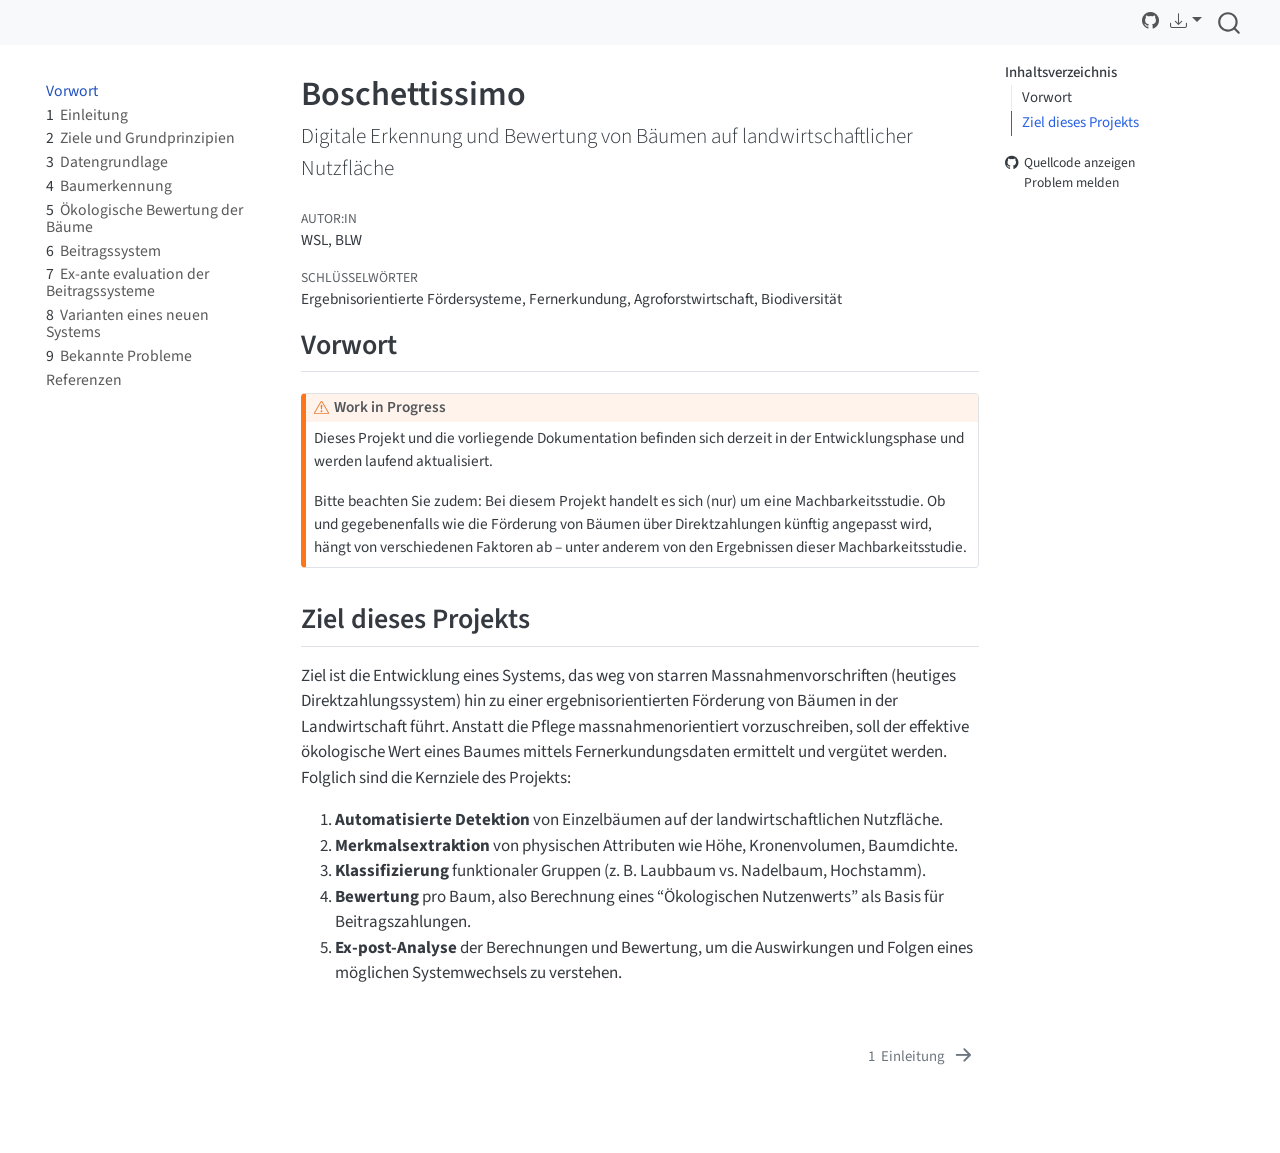
<file: index.html>
<!DOCTYPE html>
<html xmlns="http://www.w3.org/1999/xhtml" lang="de-CH" xml:lang="de-CH"><head>

<meta charset="utf-8">
<meta name="generator" content="quarto-1.11.9">

<meta name="viewport" content="width=device-width, initial-scale=1.0, user-scalable=yes">

<meta name="author" content="WSL, BLW">
<meta name="keywords" content="Ergebnisorientierte Fördersysteme, Fernerkundung, Agroforstwirtschaft, Biodiversität">

<title>Boschettissimo</title>
<style>
/* Default styles provided by pandoc.
** See https://pandoc.org/MANUAL.html#variables-for-html for config info.
*/
span.smallcaps{font-variant: small-caps;}
div.columns{display: flex; gap: 1.5em;}
div.column{flex: auto;}
@media screen {
div.columns{gap: min(4vw, 1.5em);}
div.column{overflow-x: auto;}
}
div.hanging-indent{margin-left: 1.5em; text-indent: -1.5em;}
ul.task-list{list-style: none;}
ul.task-list li input[type="checkbox"] {
  width: 0.8em;
  margin: 0 0.8em 0.2em -1em; /* quarto-specific, see https://github.com/quarto-dev/quarto-cli/issues/4556 */ 
  vertical-align: middle;
}
</style>


<script src="site_libs/quarto-nav/quarto-nav.js"></script>
<script src="site_libs/quarto-nav/headroom.min.js"></script>
<script src="site_libs/clipboard/clipboard.min.js"></script>
<script src="site_libs/quarto-search/autocomplete.umd.js"></script>
<script src="site_libs/quarto-search/fuse.min.js"></script>
<script src="site_libs/quarto-search/quarto-search.js"></script>
<meta name="quarto:offset" content="./">
<link href="./intro.html" rel="next">
<script src="site_libs/quarto-html/quarto.js" type="module"></script>
<script src="site_libs/quarto-html/tabsets/tabsets.js" type="module"></script>
<script src="site_libs/quarto-html/scrollable-regions/scrollable-regions.js" type="module"></script>
<script src="site_libs/quarto-html/popper.min.js"></script>
<script src="site_libs/quarto-html/tippy.umd.min.js"></script>
<script src="site_libs/quarto-html/anchor.min.js"></script>
<link href="site_libs/quarto-html/tippy.css" rel="stylesheet">
<link href="site_libs/quarto-html/quarto-syntax-highlighting-63b5708e65d6cd79cd7618c58d0c21e7.css" rel="stylesheet" id="quarto-text-highlighting-styles">
<script src="site_libs/bootstrap/bootstrap.min.js"></script>
<link href="site_libs/bootstrap/bootstrap-icons.css" rel="stylesheet">
<link href="site_libs/bootstrap/bootstrap-6a629bff3a0aec5539adec26986c1e98.min.css" rel="stylesheet" append-hash="true" id="quarto-bootstrap" data-mode="light">
<script id="quarto-search-options" type="application/json">{
  "location": "navbar",
  "copy-button": false,
  "collapse-after": 3,
  "panel-placement": "end",
  "type": "overlay",
  "limit": 50,
  "keyboard-shortcut": [
    "f",
    "/",
    "s"
  ],
  "show-item-context": false,
  "language": {
    "search-no-results-text": "Keine Treffer",
    "search-matching-documents-text": "Treffer",
    "search-copy-link-title": "Link in die Suche kopieren",
    "search-hide-matches-text": "Zusätzliche Treffer verbergen",
    "search-more-match-text": "weitere Treffer in diesem Dokument",
    "search-more-matches-text": "weitere Treffer in diesem Dokument",
    "search-clear-button-title": "Zurücksetzen",
    "search-text-placeholder": "",
    "search-detached-cancel-button-title": "Abbrechen",
    "search-submit-button-title": "Abschicken",
    "search-label": "Suchen"
  }
}</script>


</head>

<body class="nav-sidebar floating nav-fixed quarto-light"><a id="quarto-skip-link" class="visually-hidden-focusable" href="#quarto-document-content">Zum Hauptinhalt springen</a>

<div id="quarto-search-results"></div>
  <header id="quarto-header" class="headroom fixed-top">
    <nav class="navbar navbar-expand-lg " data-bs-theme="dark" aria-label="Website">
      <div class="navbar-container container-fluid">
        <div class="quarto-navbar-tools tools-end">
    <a href="https://github.com/blw-ofag-ufag/boschettissimo/tree/main/docs/" title="Quellcode" class="quarto-navigation-tool px-1" aria-label="Quellcode"><i class="bi bi-github"></i></a>
    <div class="dropdown">
      <a href="" title="Download" id="quarto-navigation-tool-dropdown-0" class="quarto-navigation-tool dropdown-toggle px-1" data-bs-toggle="dropdown" aria-expanded="false" role="link" aria-label="Download"><i class="bi bi-download"></i></a>
      <ul class="dropdown-menu dropdown-menu-end" aria-labelledby="quarto-navigation-tool-dropdown-0">
          <li>
            <a class="dropdown-item quarto-navbar-tools-item" href="./Boschettissimo.pdf">
              <i class="bi bi-file-pdf pe-1"></i>
            Download PDF
            </a>
          </li>
          <li>
            <a class="dropdown-item quarto-navbar-tools-item" href="./Boschettissimo.docx">
              <i class="bi bi-file-word pe-1"></i>
            Download Docx
            </a>
          </li>
      </ul>
    </div>
</div>
          <div id="quarto-search" class="" title="Suchen"></div>
      </div> <!-- /container-fluid -->
    </nav>
  <nav class="quarto-secondary-nav" aria-label="Symbolleiste">
    <div class="container-fluid d-flex">
      <button type="button" class="quarto-btn-toggle btn" data-bs-toggle="collapse" role="button" data-bs-target=".quarto-sidebar-collapse-item" aria-controls="quarto-sidebar" aria-expanded="false" aria-label="Seitenleiste umschalten" onclick="if (window.quartoToggleHeadroom) { window.quartoToggleHeadroom(); }">
        <i class="bi bi-layout-text-sidebar-reverse"></i>
      </button>
        <nav class="quarto-page-breadcrumbs" aria-label="Pfad"><ol class="breadcrumb"><li class="breadcrumb-item"><a href="./index.html">Vorwort</a></li></ol></nav>
        <a class="flex-grow-1" data-bs-toggle="collapse" data-bs-target=".quarto-sidebar-collapse-item" onclick="if (window.quartoToggleHeadroom) { window.quartoToggleHeadroom(); }">      
        </a>
    </div>
  </nav>
</header>
<!-- content -->
<div id="quarto-content" class="quarto-container page-columns page-rows-contents page-layout-article page-navbar">
<!-- sidebar -->
  <nav id="quarto-sidebar" class="sidebar collapse collapse-horizontal quarto-sidebar-collapse-item sidebar-navigation floating overflow-auto" aria-label="Bereich">
    <div class="sidebar-menu-container"> 
    <ul class="list-unstyled mt-1">
        <li class="sidebar-item">
  <div class="sidebar-item-container"> 
  <a href="./index.html" class="sidebar-item-text sidebar-link active">
 <span class="menu-text">Vorwort</span></a>
  </div>
</li>
        <li class="sidebar-item">
  <div class="sidebar-item-container"> 
  <a href="./intro.html" class="sidebar-item-text sidebar-link">
 <span class="menu-text"><span class="chapter-number">1</span>&nbsp; <span class="chapter-title">Einleitung</span></span></a>
  </div>
</li>
        <li class="sidebar-item">
  <div class="sidebar-item-container"> 
  <a href="./aim.html" class="sidebar-item-text sidebar-link">
 <span class="menu-text"><span class="chapter-number">2</span>&nbsp; <span class="chapter-title">Ziele und Grundprinzipien</span></span></a>
  </div>
</li>
        <li class="sidebar-item">
  <div class="sidebar-item-container"> 
  <a href="./data.html" class="sidebar-item-text sidebar-link">
 <span class="menu-text"><span class="chapter-number">3</span>&nbsp; <span class="chapter-title">Datengrundlage</span></span></a>
  </div>
</li>
        <li class="sidebar-item">
  <div class="sidebar-item-container"> 
  <a href="./detection.html" class="sidebar-item-text sidebar-link">
 <span class="menu-text"><span class="chapter-number">4</span>&nbsp; <span class="chapter-title">Baumerkennung</span></span></a>
  </div>
</li>
        <li class="sidebar-item">
  <div class="sidebar-item-container"> 
  <a href="./evaluation.html" class="sidebar-item-text sidebar-link">
 <span class="menu-text"><span class="chapter-number">5</span>&nbsp; <span class="chapter-title">Ökologische Bewertung der Bäume</span></span></a>
  </div>
</li>
        <li class="sidebar-item">
  <div class="sidebar-item-container"> 
  <a href="./contribution_system.html" class="sidebar-item-text sidebar-link">
 <span class="menu-text"><span class="chapter-number">6</span>&nbsp; <span class="chapter-title">Beitragssystem</span></span></a>
  </div>
</li>
        <li class="sidebar-item">
  <div class="sidebar-item-container"> 
  <a href="./ex_ante_analysis.html" class="sidebar-item-text sidebar-link">
 <span class="menu-text"><span class="chapter-number">7</span>&nbsp; <span class="chapter-title">Ex-ante evaluation der Beitragssysteme</span></span></a>
  </div>
</li>
        <li class="sidebar-item">
  <div class="sidebar-item-container"> 
  <a href="./variants.html" class="sidebar-item-text sidebar-link">
 <span class="menu-text"><span class="chapter-number">8</span>&nbsp; <span class="chapter-title">Varianten eines neuen Systems</span></span></a>
  </div>
</li>
        <li class="sidebar-item">
  <div class="sidebar-item-container"> 
  <a href="./limitations.html" class="sidebar-item-text sidebar-link">
 <span class="menu-text"><span class="chapter-number">9</span>&nbsp; <span class="chapter-title">Bekannte Probleme</span></span></a>
  </div>
</li>
        <li class="sidebar-item">
  <div class="sidebar-item-container"> 
  <a href="./references.html" class="sidebar-item-text sidebar-link">
 <span class="menu-text">Referenzen</span></a>
  </div>
</li>
    </ul>
    </div>
</nav>
<div id="quarto-sidebar-glass" class="quarto-sidebar-collapse-item" data-bs-toggle="collapse" data-bs-target=".quarto-sidebar-collapse-item"></div>
<!-- margin-sidebar -->
    <div id="quarto-margin-sidebar" class="sidebar margin-sidebar">
        <nav id="TOC" role="doc-toc" aria-labelledby="toc-title" class="toc-active">
    <h2 id="toc-title">Inhaltsverzeichnis</h2>
   
  <ul>
  <li><a href="#vorwort" id="toc-vorwort" class="nav-link active" data-scroll-target="#vorwort">Vorwort</a></li>
  <li><a href="#ziel-dieses-projekts" id="toc-ziel-dieses-projekts" class="nav-link" data-scroll-target="#ziel-dieses-projekts">Ziel dieses Projekts</a></li>
  </ul>
<div class="toc-actions"><ul><li><a href="https://github.com/blw-ofag-ufag/boschettissimo/blob/main/docs/index.qmd" class="toc-action"><i class="bi bi-github"></i>Quellcode anzeigen</a></li><li><a href="https://github.com/blw-ofag-ufag/boschettissimo/issues/new" class="toc-action"><i class="bi empty"></i>Problem melden</a></li></ul></div></nav>
    </div>
<!-- main -->
<main class="content" id="quarto-document-content" tabindex="-1">

<header id="title-block-header" class="quarto-title-block default">
<div class="quarto-title">
<h1 class="title">Boschettissimo</h1>
<p class="subtitle lead">Digitale Erkennung und Bewertung von Bäumen auf landwirtschaftlicher Nutzfläche</p>
</div>



<div class="quarto-title-meta">

    <div>
    <div class="quarto-title-meta-heading">Autor:in</div>
    <div class="quarto-title-meta-contents">
             <p>WSL, BLW </p>
          </div>
  </div>
    
  
    
  </div>
  

<div>
  <div class="keywords">
    <div class="block-title">Schlüsselwörter</div>
    <p>Ergebnisorientierte Fördersysteme, Fernerkundung, Agroforstwirtschaft, Biodiversität</p>
  </div>
</div>

</header>


<section id="vorwort" class="level2 unnumbered">
<h2 class="unnumbered anchored" data-anchor-id="vorwort">Vorwort</h2>
<div class="callout callout-style-default callout-warning callout-titled">
<div class="callout-header d-flex align-content-center">
<div class="callout-icon-container">
<i class="callout-icon"></i>
</div>
<div class="callout-title-container flex-fill">
<span class="screen-reader-only">Warnung</span>Work in Progress
</div>
</div>
<div class="callout-body-container callout-body">
<p>Dieses Projekt und die vorliegende Dokumentation befinden sich derzeit in der Entwicklungsphase und werden laufend aktualisiert.</p>
<p>Bitte beachten Sie zudem: Bei diesem Projekt handelt es sich (nur) um eine Machbarkeitsstudie. Ob und gegebenenfalls wie die Förderung von Bäumen über Direktzahlungen künftig angepasst wird, hängt von verschiedenen Faktoren ab – unter anderem von den Ergebnissen dieser Machbarkeitsstudie.</p>
</div>
</div>
</section>
<section id="ziel-dieses-projekts" class="level2">
<h2 class="anchored" data-anchor-id="ziel-dieses-projekts">Ziel dieses Projekts</h2>
<p>Ziel ist die Entwicklung eines Systems, das weg von starren Massnahmenvorschriften (heutiges Direktzahlungssystem) hin zu einer ergebnisorientierten Förderung von Bäumen in der Landwirtschaft führt. Anstatt die Pflege massnahmenorientiert vorzuschreiben, soll der effektive ökologische Wert eines Baumes mittels Fernerkundungsdaten ermittelt und vergütet werden. Folglich sind die Kernziele des Projekts:</p>
<ol type="1">
<li><strong>Automatisierte Detektion</strong> von Einzelbäumen auf der landwirtschaftlichen Nutzfläche.</li>
<li><strong>Merkmalsextraktion</strong> von physischen Attributen wie Höhe, Kronenvolumen, Baumdichte.</li>
<li><strong>Klassifizierung</strong> funktionaler Gruppen (z. B. Laubbaum vs.&nbsp;Nadelbaum, Hochstamm).</li>
<li><strong>Bewertung</strong> pro Baum, also Berechnung eines “Ökologischen Nutzenwerts” als Basis für Beitragszahlungen.</li>
<li><strong>Ex-post-Analyse</strong> der Berechnungen und Bewertung, um die Auswirkungen und Folgen eines möglichen Systemwechsels zu verstehen.</li>
</ol>


</section>

</main> <!-- /main -->
<script id="quarto-html-after-body" type="application/javascript">
  window.document.addEventListener("DOMContentLoaded", function (event) {
    const icon = "";
    const anchorJS = new window.AnchorJS();
    anchorJS.options = {
      placement: 'right',
      icon: icon
    };
    anchorJS.add('.anchored');
    const isCodeAnnotation = (el) => {
      for (const clz of el.classList) {
        if (clz.startsWith('code-annotation-')) {                     
          return true;
        }
      }
      return false;
    }
    const onCopySuccess = function(e) {
      // button target
      const button = e.trigger;
      // don't keep focus
      button.blur();
      // flash "checked"
      button.classList.add('code-copy-button-checked');
      var currentTitle = button.getAttribute("title");
      button.setAttribute("title", "Kopiert");
      let tooltip;
      if (window.bootstrap) {
        button.setAttribute("data-bs-toggle", "tooltip");
        button.setAttribute("data-bs-placement", "left");
        button.setAttribute("data-bs-title", "Kopiert");
        tooltip = new bootstrap.Tooltip(button, 
          { trigger: "manual", 
            customClass: "code-copy-button-tooltip",
            offset: [0, -8]});
        tooltip.show();    
      }
      setTimeout(function() {
        if (tooltip) {
          tooltip.hide();
          button.removeAttribute("data-bs-title");
          button.removeAttribute("data-bs-toggle");
          button.removeAttribute("data-bs-placement");
        }
        button.setAttribute("title", currentTitle);
        button.classList.remove('code-copy-button-checked');
      }, 1000);
      // clear code selection
      e.clearSelection();
    }
    const getTextToCopy = function(trigger) {
      const outerScaffold = trigger.parentElement.cloneNode(true);
      const codeEl = outerScaffold.querySelector('code');
      for (const childEl of codeEl.children) {
        if (isCodeAnnotation(childEl)) {
          childEl.remove();
        }
      }
      return codeEl.innerText;
    }
    const clipboard = new window.ClipboardJS('.code-copy-button:not([data-in-quarto-modal])', {
      text: getTextToCopy
    });
    clipboard.on('success', onCopySuccess);
    if (window.document.getElementById('quarto-embedded-source-code-modal')) {
      const clipboardModal = new window.ClipboardJS('.code-copy-button[data-in-quarto-modal]', {
        text: getTextToCopy,
        container: window.document.getElementById('quarto-embedded-source-code-modal')
      });
      clipboardModal.on('success', onCopySuccess);
    }
      var localhostRegex = new RegExp(/^(?:http|https):\/\/localhost\:?[0-9]*\//);
      var mailtoRegex = new RegExp(/^mailto:/);
        var filterRegex = new RegExp('/' + window.location.host + '/');
      var isInternal = (href) => {
          return filterRegex.test(href) || localhostRegex.test(href) || mailtoRegex.test(href);
      }
      // Inspect non-navigation links and adorn them if external
      window.quartoDecorateExternalLinks = function (root) {
     var links = (root || window.document).querySelectorAll('a[href]:not(.nav-link):not(.navbar-brand):not(.toc-action):not(.sidebar-link):not(.sidebar-item-toggle):not(.pagination-link):not(.no-external):not([aria-hidden]):not(.dropdown-item):not(.quarto-navigation-tool):not(.about-link)');
      for (var i=0; i<links.length; i++) {
        const link = links[i];
        if (!isInternal(link.href)) {
          // undo the damage that might have been done by quarto-nav.js in the case of
          // links that we want to consider external
          if (link.dataset.originalHref !== undefined) {
            link.href = link.dataset.originalHref;
          }
          if (!link.classList.contains('no-external-icon')) {
          }
        }
      }
      };
      window.quartoDecorateExternalLinks(window.document);
    // Esc closes the popup (WCAG 1.4.13) and focus leaving both trigger and
    // popup closes it (WCAG 2.4.11); tippy handles neither for interactive popups.
    const hideOnEscAndFocusOut = {
      name: 'hideOnEscAndFocusOut',
      defaultValue: true,
      fn(instance) {
        const dismiss = () => {
          // A show scheduled by the trigger delay would otherwise reopen it
          instance.clearDelayTimeouts();
          instance.hide();
        };
        const onKeyDown = (event) => {
          if (event.key !== 'Escape') {
            return;
          }
          // Keep Esc from also reaching page handlers (e.g. reveal.js overview),
          // except an open reveal.js slide menu, which Esc should close too.
          // The menu handles keys only when its keyboard option is on.
          const menuHandlesEsc = window.Reveal?.getPlugin?.('menu')?.isOpen() &&
            window.Reveal.getConfig().menu?.keyboard !== false;
          if (!menuHandlesEsc) {
            event.stopPropagation();
          }
          if (instance.popper.contains(window.document.activeElement)) {
            // Disabled while refocusing so the focus trigger does not reopen it
            instance.disable();
            instance.reference.focus();
            instance.enable();
          }
          dismiss();
        };
        const onFocusOut = (event) => {
          const target = event.relatedTarget;
          if (target && !instance.reference.contains(target) &&
              !instance.popper.contains(target)) {
            dismiss();
          }
        };
        // On the trigger too: a click trigger (code-annotations: select) has no
        // blur handling. Attached for the instance's lifetime so leaving the
        // trigger also cancels a show still pending on the trigger delay.
        instance.reference.addEventListener('focusout', onFocusOut);
        return {
          onShow() {
            window.document.addEventListener('keydown', onKeyDown, true);
            instance.popper.addEventListener('focusout', onFocusOut);
          },
          onHide() {
            window.document.removeEventListener('keydown', onKeyDown, true);
            instance.popper.removeEventListener('focusout', onFocusOut);
          },
          onDestroy() {
            instance.reference.removeEventListener('focusout', onFocusOut);
          },
        };
      },
    };
    function tippyHover(el, contentFn, onTriggerFn, onUntriggerFn) {
      const config = {
        allowHTML: true,
        maxWidth: 500,
        delay: 100,
        arrow: false,
        appendTo: function(el) {
            return el.parentElement;
        },
        interactive: true,
        interactiveBorder: 10,
        theme: 'quarto',
        placement: 'bottom-start',
        plugins: [hideOnEscAndFocusOut],
      };
      if (contentFn) {
        config.content = contentFn;
      }
      if (onTriggerFn) {
        config.onTrigger = onTriggerFn;
      }
      if (onUntriggerFn) {
        config.onUntrigger = onUntriggerFn;
      }
      window.tippy(el, config); 
    }
    const noterefs = window.document.querySelectorAll('a[role="doc-noteref"]');
    for (var i=0; i<noterefs.length; i++) {
      const ref = noterefs[i];
      tippyHover(ref, function() {
        // use id or data attribute instead here
        let href = ref.getAttribute('data-footnote-href') || ref.getAttribute('href');
        try { href = new URL(href).hash; } catch {}
        const id = href.replace(/^#\/?/, "");
        const note = window.document.getElementById(id);
        if (note) {
          return note.innerHTML;
        } else {
          return "";
        }
      });
    }
    const xrefs = window.document.querySelectorAll('a.quarto-xref');
    const processXRef = (id, note) => {
      // Strip column container classes
      const stripColumnClz = (el) => {
        el.classList.remove("page-full", "page-columns");
        if (el.children) {
          for (const child of el.children) {
            stripColumnClz(child);
          }
        }
      }
      stripColumnClz(note)
      if (id === null || id.startsWith('sec-')) {
        // Special case sections, only their first couple elements
        const container = document.createElement("div");
        if (note.children && note.children.length > 2) {
          container.appendChild(note.children[0].cloneNode(true));
          for (let i = 1; i < note.children.length; i++) {
            const child = note.children[i];
            if (child.tagName === "P" && child.innerText === "") {
              continue;
            } else {
              container.appendChild(child.cloneNode(true));
              break;
            }
          }
          if (window.Quarto?.typesetMath) {
            window.Quarto.typesetMath(container);
          }
          return container.innerHTML
        } else {
          if (window.Quarto?.typesetMath) {
            window.Quarto.typesetMath(note);
          }
          return note.innerHTML;
        }
      } else {
        // Remove any anchor links if they are present
        const anchorLink = note.querySelector('a.anchorjs-link');
        if (anchorLink) {
          anchorLink.remove();
        }
        if (window.Quarto?.typesetMath) {
          window.Quarto.typesetMath(note);
        }
        if (note.classList.contains("callout")) {
          return note.outerHTML;
        } else {
          return note.innerHTML;
        }
      }
    }
    for (var i=0; i<xrefs.length; i++) {
      const xref = xrefs[i];
      tippyHover(xref, undefined, function(instance) {
        instance.disable();
        let url = xref.getAttribute('href');
        let hash = undefined; 
        if (url.startsWith('#')) {
          hash = url;
        } else {
          try { hash = new URL(url).hash; } catch {}
        }
        if (hash) {
          const id = hash.replace(/^#\/?/, "");
          const note = window.document.getElementById(id);
          if (note !== null) {
            try {
              const html = processXRef(id, note.cloneNode(true));
              instance.setContent(html);
            } finally {
              instance.enable();
              instance.show();
            }
          } else {
            // See if we can fetch this
            fetch(url.split('#')[0])
            .then(res => res.text())
            .then(html => {
              const parser = new DOMParser();
              const htmlDoc = parser.parseFromString(html, "text/html");
              const note = htmlDoc.getElementById(id);
              if (note !== null) {
                const html = processXRef(id, note);
                instance.setContent(html);
              } 
            }).finally(() => {
              instance.enable();
              instance.show();
            });
          }
        } else {
          // See if we can fetch a full url (with no hash to target)
          // This is a special case and we should probably do some content thinning / targeting
          fetch(url)
          .then(res => res.text())
          .then(html => {
            const parser = new DOMParser();
            const htmlDoc = parser.parseFromString(html, "text/html");
            const note = htmlDoc.querySelector('main.content');
            if (note !== null) {
              // This should only happen for chapter cross references
              // (since there is no id in the URL)
              // remove the first header
              if (note.children.length > 0 && note.children[0].tagName === "HEADER") {
                note.children[0].remove();
              }
              const html = processXRef(null, note);
              instance.setContent(html);
            } 
          }).finally(() => {
            instance.enable();
            instance.show();
          });
        }
      }, function(instance) {
      });
    }
        let selectedAnnoteEl;
        const selectorForAnnotation = ( cell, annotation) => {
          let cellAttr = 'data-code-cell="' + cell + '"';
          let lineAttr = 'data-code-annotation="' +  annotation + '"';
          const selector = 'span[' + cellAttr + '][' + lineAttr + ']';
          return selector;
        }
        const selectCodeLines = (annoteEl) => {
          const doc = window.document;
          const targetCell = annoteEl.getAttribute("data-target-cell");
          const targetAnnotation = annoteEl.getAttribute("data-target-annotation");
          const annoteSpan = window.document.querySelector(selectorForAnnotation(targetCell, targetAnnotation));
          const lines = annoteSpan.getAttribute("data-code-lines").split(",");
          const lineIds = lines.map((line) => {
            return targetCell + "-" + line;
          })
          // Each band is positioned against its own containing block, which is
          // not the offsetParent of the lines, so place it from client rects.
          const placeBand = (band, firstEl, lastEl, codeBlock) => {
            const container = band.offsetParent;
            if (container === null) {
              return;
            }
            const containerRect = container.getBoundingClientRect();
            // Reveal.js scales slides with a transform, so convert client
            // pixels back to the CSS pixels of the container.
            const scale = containerRect.height / container.offsetHeight || 1;
            const firstRect = firstEl.getBoundingClientRect();
            const lastRect = lastEl.getBoundingClientRect();
            const top = (firstRect.top - containerRect.top) / scale - container.clientTop + container.scrollTop;
            const height = (lastRect.bottom - firstRect.top) / scale;
            band.style.top = top - 2 + "px";
            band.style.height = height + 4 + "px";
            if (codeBlock) {
              // Without the copy button wrapper, the containing block is wider
              // than the code block, so span the code block explicitly.
              const blockRect = codeBlock.getBoundingClientRect();
              band.style.left = (blockRect.left - containerRect.left) / scale - container.clientLeft + container.scrollLeft + "px";
              band.style.width = blockRect.width / scale + "px";
            }
          };
          if (lineIds.length > 0) {
            const el = window.document.getElementById(lineIds[0]);
            const lastEl = window.document.getElementById(lineIds[lineIds.length - 1]);
            const parent = el.parentElement.parentElement;
            // cook up a div (if necessary) and position it
            let div = window.document.getElementById("code-annotation-line-highlight");
            if (div === null) {
              div = window.document.createElement("div");
              div.setAttribute("id", "code-annotation-line-highlight");
              div.style.position = 'absolute';
              parent.appendChild(div);
            }
            placeBand(div, el, lastEl, parent.closest("div.sourceCode") || parent);
            let gutterDiv = window.document.getElementById("code-annotation-line-highlight-gutter");
            if (gutterDiv === null) {
              gutterDiv = window.document.createElement("div");
              gutterDiv.setAttribute("id", "code-annotation-line-highlight-gutter");
              gutterDiv.style.position = 'absolute';
              const codeCell = window.document.getElementById(targetCell);
              const gutter = codeCell.querySelector('.code-annotation-gutter');
              gutter.appendChild(gutterDiv);
            }
            placeBand(gutterDiv, el, lastEl);
            selectedAnnoteEl = annoteEl;
          }
        };
        const unselectCodeLines = () => {
          const elementsIds = ["code-annotation-line-highlight", "code-annotation-line-highlight-gutter"];
          elementsIds.forEach((elId) => {
            const div = window.document.getElementById(elId);
            if (div) {
              div.remove();
            }
          });
          selectedAnnoteEl = undefined;
        };
          // Handle positioning of the toggle
      window.addEventListener(
        "resize",
        throttle(() => {
          elRect = undefined;
          if (selectedAnnoteEl) {
            selectCodeLines(selectedAnnoteEl);
          }
        }, 10)
      );
      function throttle(fn, ms) {
      let throttle = false;
      let timer;
        return (...args) => {
          if(!throttle) { // first call gets through
              fn.apply(this, args);
              throttle = true;
          } else { // all the others get throttled
              if(timer) clearTimeout(timer); // cancel #2
              timer = setTimeout(() => {
                fn.apply(this, args);
                timer = throttle = false;
              }, ms);
          }
        };
      }
        // Attach click handler to the DT
        const annoteDls = window.document.querySelectorAll('dt[data-target-cell]');
        for (const annoteDlNode of annoteDls) {
          annoteDlNode.addEventListener('click', (event) => {
            const clickedEl = event.target;
            if (clickedEl !== selectedAnnoteEl) {
              unselectCodeLines();
              const activeEl = window.document.querySelector('dt[data-target-cell].code-annotation-active');
              if (activeEl) {
                activeEl.classList.remove('code-annotation-active');
              }
              selectCodeLines(clickedEl);
              clickedEl.classList.add('code-annotation-active');
            } else {
              // Unselect the line
              unselectCodeLines();
              clickedEl.classList.remove('code-annotation-active');
            }
          });
        }
    const findCites = (el) => {
      const parentEl = el.parentElement;
      if (parentEl) {
        const cites = parentEl.dataset.cites;
        if (cites) {
          return {
            el,
            cites: cites.split(' ')
          };
        } else {
          return findCites(el.parentElement)
        }
      } else {
        return undefined;
      }
    };
    var bibliorefs = window.document.querySelectorAll('a[role="doc-biblioref"]');
    for (var i=0; i<bibliorefs.length; i++) {
      const ref = bibliorefs[i];
      const citeInfo = findCites(ref);
      if (citeInfo) {
        tippyHover(citeInfo.el, function() {
          var popup = window.document.createElement('div');
          citeInfo.cites.forEach(function(cite) {
            var citeDiv = window.document.createElement('div');
            citeDiv.classList.add('hanging-indent');
            citeDiv.classList.add('csl-entry');
            var biblioDiv = window.document.getElementById('ref-' + cite);
            if (biblioDiv) {
              citeDiv.innerHTML = biblioDiv.innerHTML;
            }
            popup.appendChild(citeDiv);
          });
          return popup.innerHTML;
        });
      }
    }
  });
  </script>
  <script type="application/javascript">
  window.quartoScrollableRegionsLabels = {"code":"Scrollbarer Code","output":"Scrollbare Ausgabe"};
  </script>
<nav class="page-navigation" aria-label="Seite">
  <div class="nav-page nav-page-previous">
  </div>
  <div class="nav-page nav-page-next">
      <a href="./intro.html" class="pagination-link" aria-label="Einleitung">
        <span class="nav-page-text"><span class="chapter-number">1</span>&nbsp; <span class="chapter-title">Einleitung</span></span> <i class="bi bi-arrow-right-short"></i>
      </a>
  </div>
</nav>
</div> <!-- /content -->




<footer class="footer"><div class="nav-footer"><div class="nav-footer-center"><div class="toc-actions d-sm-block d-md-none"><ul><li><a href="https://github.com/blw-ofag-ufag/boschettissimo/blob/main/docs/index.qmd" class="toc-action"><i class="bi bi-github"></i>Quellcode anzeigen</a></li><li><a href="https://github.com/blw-ofag-ufag/boschettissimo/issues/new" class="toc-action"><i class="bi empty"></i>Problem melden</a></li></ul></div></div></div></footer></body></html>
</file>
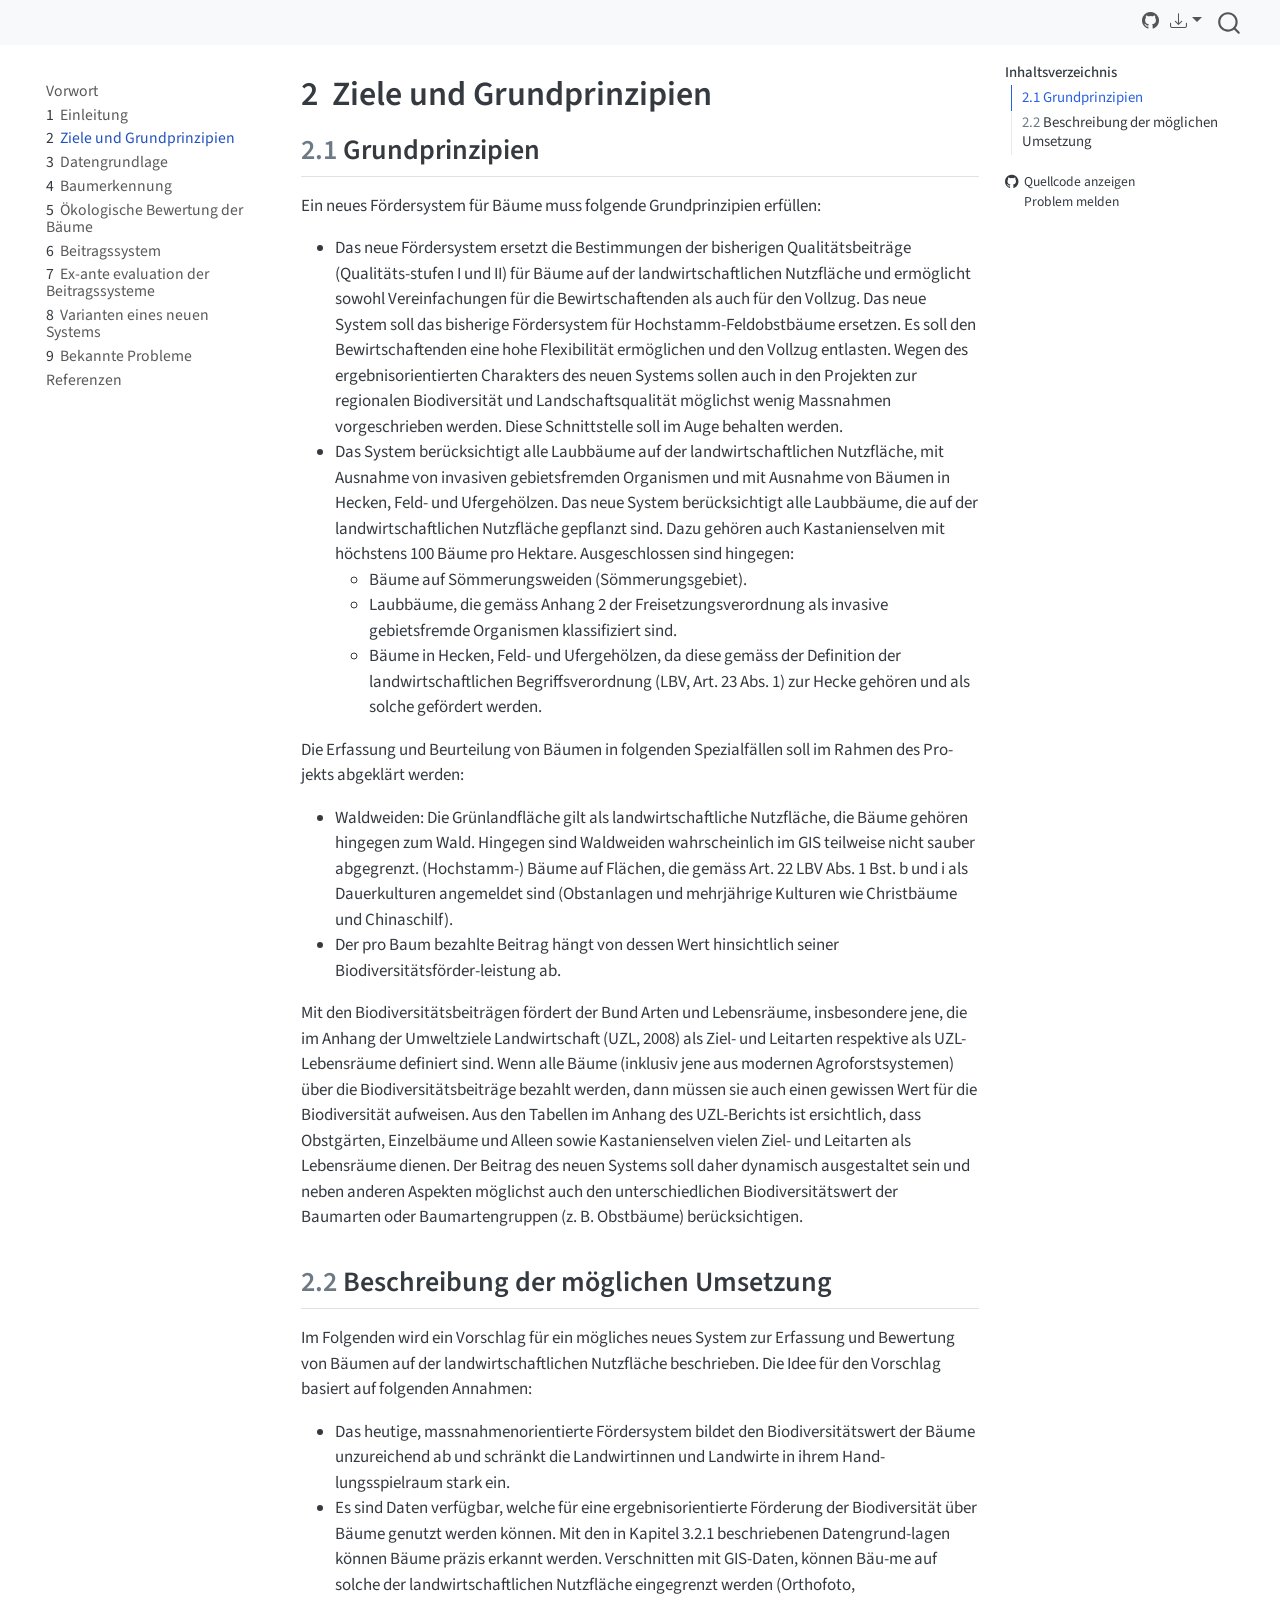
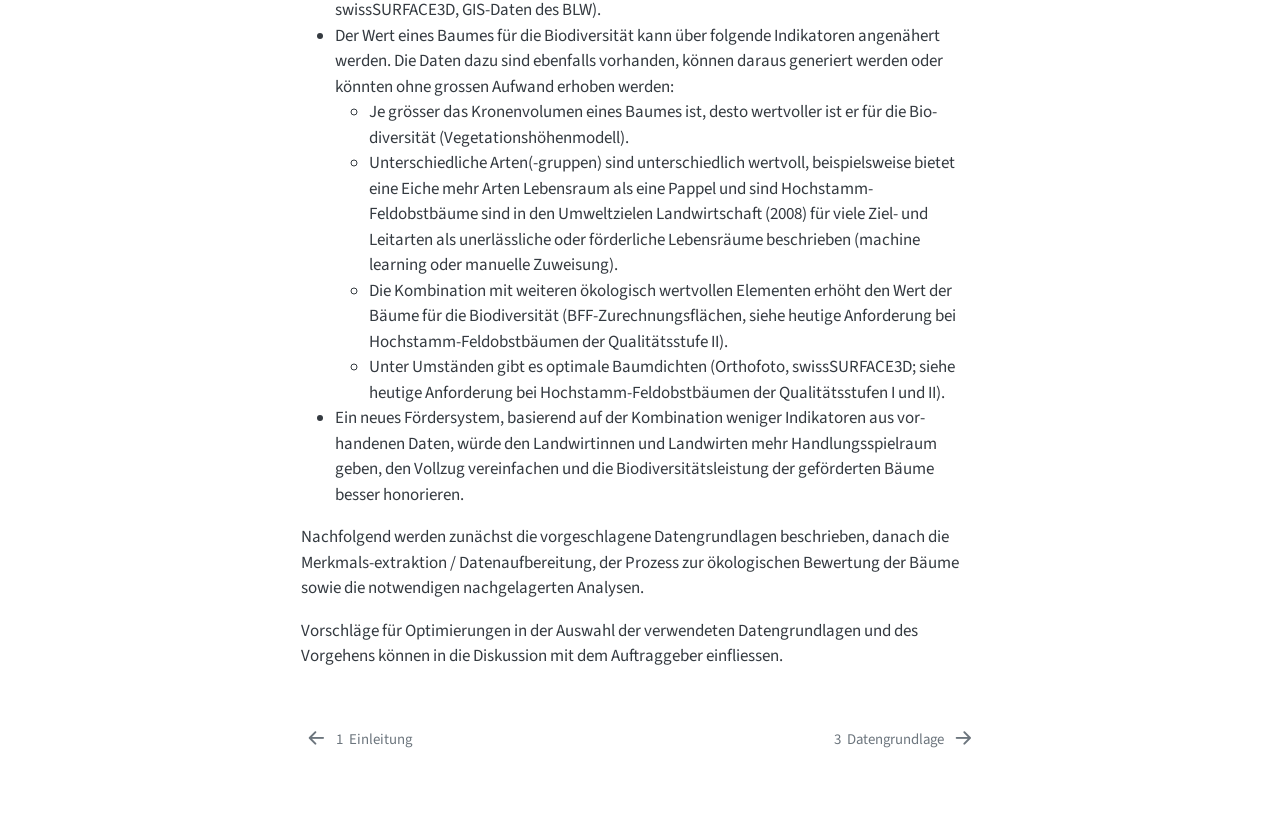
<file: aim.html>
<!DOCTYPE html>
<html xmlns="http://www.w3.org/1999/xhtml" lang="de-CH" xml:lang="de-CH"><head>

<meta charset="utf-8">
<meta name="generator" content="quarto-1.11.9">

<meta name="viewport" content="width=device-width, initial-scale=1.0, user-scalable=yes">


<title>2&nbsp; Ziele und Grundprinzipien – Boschettissimo</title>
<style>
/* Default styles provided by pandoc.
** See https://pandoc.org/MANUAL.html#variables-for-html for config info.
*/
span.smallcaps{font-variant: small-caps;}
div.columns{display: flex; gap: 1.5em;}
div.column{flex: auto;}
@media screen {
div.columns{gap: min(4vw, 1.5em);}
div.column{overflow-x: auto;}
}
div.hanging-indent{margin-left: 1.5em; text-indent: -1.5em;}
ul.task-list{list-style: none;}
ul.task-list li input[type="checkbox"] {
  width: 0.8em;
  margin: 0 0.8em 0.2em -1em; /* quarto-specific, see https://github.com/quarto-dev/quarto-cli/issues/4556 */ 
  vertical-align: middle;
}
</style>


<script src="site_libs/quarto-nav/quarto-nav.js"></script>
<script src="site_libs/quarto-nav/headroom.min.js"></script>
<script src="site_libs/clipboard/clipboard.min.js"></script>
<script src="site_libs/quarto-search/autocomplete.umd.js"></script>
<script src="site_libs/quarto-search/fuse.min.js"></script>
<script src="site_libs/quarto-search/quarto-search.js"></script>
<meta name="quarto:offset" content="./">
<link href="./data.html" rel="next">
<link href="./intro.html" rel="prev">
<script src="site_libs/quarto-html/quarto.js" type="module"></script>
<script src="site_libs/quarto-html/tabsets/tabsets.js" type="module"></script>
<script src="site_libs/quarto-html/scrollable-regions/scrollable-regions.js" type="module"></script>
<script src="site_libs/quarto-html/popper.min.js"></script>
<script src="site_libs/quarto-html/tippy.umd.min.js"></script>
<script src="site_libs/quarto-html/anchor.min.js"></script>
<link href="site_libs/quarto-html/tippy.css" rel="stylesheet">
<link href="site_libs/quarto-html/quarto-syntax-highlighting-63b5708e65d6cd79cd7618c58d0c21e7.css" rel="stylesheet" id="quarto-text-highlighting-styles">
<script src="site_libs/bootstrap/bootstrap.min.js"></script>
<link href="site_libs/bootstrap/bootstrap-icons.css" rel="stylesheet">
<link href="site_libs/bootstrap/bootstrap-6a629bff3a0aec5539adec26986c1e98.min.css" rel="stylesheet" append-hash="true" id="quarto-bootstrap" data-mode="light">
<script id="quarto-search-options" type="application/json">{
  "location": "navbar",
  "copy-button": false,
  "collapse-after": 3,
  "panel-placement": "end",
  "type": "overlay",
  "limit": 50,
  "keyboard-shortcut": [
    "f",
    "/",
    "s"
  ],
  "show-item-context": false,
  "language": {
    "search-no-results-text": "Keine Treffer",
    "search-matching-documents-text": "Treffer",
    "search-copy-link-title": "Link in die Suche kopieren",
    "search-hide-matches-text": "Zusätzliche Treffer verbergen",
    "search-more-match-text": "weitere Treffer in diesem Dokument",
    "search-more-matches-text": "weitere Treffer in diesem Dokument",
    "search-clear-button-title": "Zurücksetzen",
    "search-text-placeholder": "",
    "search-detached-cancel-button-title": "Abbrechen",
    "search-submit-button-title": "Abschicken",
    "search-label": "Suchen"
  }
}</script>


</head>

<body class="nav-sidebar floating nav-fixed quarto-light"><a id="quarto-skip-link" class="visually-hidden-focusable" href="#quarto-document-content">Zum Hauptinhalt springen</a>

<div id="quarto-search-results"></div>
  <header id="quarto-header" class="headroom fixed-top">
    <nav class="navbar navbar-expand-lg " data-bs-theme="dark" aria-label="Website">
      <div class="navbar-container container-fluid">
        <div class="quarto-navbar-tools tools-end">
    <a href="https://github.com/blw-ofag-ufag/boschettissimo/tree/main/docs/" title="Quellcode" class="quarto-navigation-tool px-1" aria-label="Quellcode"><i class="bi bi-github"></i></a>
    <div class="dropdown">
      <a href="" title="Download" id="quarto-navigation-tool-dropdown-0" class="quarto-navigation-tool dropdown-toggle px-1" data-bs-toggle="dropdown" aria-expanded="false" role="link" aria-label="Download"><i class="bi bi-download"></i></a>
      <ul class="dropdown-menu dropdown-menu-end" aria-labelledby="quarto-navigation-tool-dropdown-0">
          <li>
            <a class="dropdown-item quarto-navbar-tools-item" href="./Boschettissimo.pdf">
              <i class="bi bi-file-pdf pe-1"></i>
            Download PDF
            </a>
          </li>
          <li>
            <a class="dropdown-item quarto-navbar-tools-item" href="./Boschettissimo.docx">
              <i class="bi bi-file-word pe-1"></i>
            Download Docx
            </a>
          </li>
      </ul>
    </div>
</div>
          <div id="quarto-search" class="" title="Suchen"></div>
      </div> <!-- /container-fluid -->
    </nav>
  <nav class="quarto-secondary-nav" aria-label="Symbolleiste">
    <div class="container-fluid d-flex">
      <button type="button" class="quarto-btn-toggle btn" data-bs-toggle="collapse" role="button" data-bs-target=".quarto-sidebar-collapse-item" aria-controls="quarto-sidebar" aria-expanded="false" aria-label="Seitenleiste umschalten" onclick="if (window.quartoToggleHeadroom) { window.quartoToggleHeadroom(); }">
        <i class="bi bi-layout-text-sidebar-reverse"></i>
      </button>
        <nav class="quarto-page-breadcrumbs" aria-label="Pfad"><ol class="breadcrumb"><li class="breadcrumb-item"><a href="./aim.html"><span class="chapter-number">2</span>&nbsp; <span class="chapter-title">Ziele und Grundprinzipien</span></a></li></ol></nav>
        <a class="flex-grow-1" data-bs-toggle="collapse" data-bs-target=".quarto-sidebar-collapse-item" onclick="if (window.quartoToggleHeadroom) { window.quartoToggleHeadroom(); }">      
        </a>
    </div>
  </nav>
</header>
<!-- content -->
<div id="quarto-content" class="quarto-container page-columns page-rows-contents page-layout-article page-navbar">
<!-- sidebar -->
  <nav id="quarto-sidebar" class="sidebar collapse collapse-horizontal quarto-sidebar-collapse-item sidebar-navigation floating overflow-auto" aria-label="Bereich">
    <div class="sidebar-menu-container"> 
    <ul class="list-unstyled mt-1">
        <li class="sidebar-item">
  <div class="sidebar-item-container"> 
  <a href="./index.html" class="sidebar-item-text sidebar-link">
 <span class="menu-text">Vorwort</span></a>
  </div>
</li>
        <li class="sidebar-item">
  <div class="sidebar-item-container"> 
  <a href="./intro.html" class="sidebar-item-text sidebar-link">
 <span class="menu-text"><span class="chapter-number">1</span>&nbsp; <span class="chapter-title">Einleitung</span></span></a>
  </div>
</li>
        <li class="sidebar-item">
  <div class="sidebar-item-container"> 
  <a href="./aim.html" class="sidebar-item-text sidebar-link active">
 <span class="menu-text"><span class="chapter-number">2</span>&nbsp; <span class="chapter-title">Ziele und Grundprinzipien</span></span></a>
  </div>
</li>
        <li class="sidebar-item">
  <div class="sidebar-item-container"> 
  <a href="./data.html" class="sidebar-item-text sidebar-link">
 <span class="menu-text"><span class="chapter-number">3</span>&nbsp; <span class="chapter-title">Datengrundlage</span></span></a>
  </div>
</li>
        <li class="sidebar-item">
  <div class="sidebar-item-container"> 
  <a href="./detection.html" class="sidebar-item-text sidebar-link">
 <span class="menu-text"><span class="chapter-number">4</span>&nbsp; <span class="chapter-title">Baumerkennung</span></span></a>
  </div>
</li>
        <li class="sidebar-item">
  <div class="sidebar-item-container"> 
  <a href="./evaluation.html" class="sidebar-item-text sidebar-link">
 <span class="menu-text"><span class="chapter-number">5</span>&nbsp; <span class="chapter-title">Ökologische Bewertung der Bäume</span></span></a>
  </div>
</li>
        <li class="sidebar-item">
  <div class="sidebar-item-container"> 
  <a href="./contribution_system.html" class="sidebar-item-text sidebar-link">
 <span class="menu-text"><span class="chapter-number">6</span>&nbsp; <span class="chapter-title">Beitragssystem</span></span></a>
  </div>
</li>
        <li class="sidebar-item">
  <div class="sidebar-item-container"> 
  <a href="./ex_ante_analysis.html" class="sidebar-item-text sidebar-link">
 <span class="menu-text"><span class="chapter-number">7</span>&nbsp; <span class="chapter-title">Ex-ante evaluation der Beitragssysteme</span></span></a>
  </div>
</li>
        <li class="sidebar-item">
  <div class="sidebar-item-container"> 
  <a href="./variants.html" class="sidebar-item-text sidebar-link">
 <span class="menu-text"><span class="chapter-number">8</span>&nbsp; <span class="chapter-title">Varianten eines neuen Systems</span></span></a>
  </div>
</li>
        <li class="sidebar-item">
  <div class="sidebar-item-container"> 
  <a href="./limitations.html" class="sidebar-item-text sidebar-link">
 <span class="menu-text"><span class="chapter-number">9</span>&nbsp; <span class="chapter-title">Bekannte Probleme</span></span></a>
  </div>
</li>
        <li class="sidebar-item">
  <div class="sidebar-item-container"> 
  <a href="./references.html" class="sidebar-item-text sidebar-link">
 <span class="menu-text">Referenzen</span></a>
  </div>
</li>
    </ul>
    </div>
</nav>
<div id="quarto-sidebar-glass" class="quarto-sidebar-collapse-item" data-bs-toggle="collapse" data-bs-target=".quarto-sidebar-collapse-item"></div>
<!-- margin-sidebar -->
    <div id="quarto-margin-sidebar" class="sidebar margin-sidebar">
        <nav id="TOC" role="doc-toc" aria-labelledby="toc-title" class="toc-active">
    <h2 id="toc-title">Inhaltsverzeichnis</h2>
   
  <ul>
  <li><a href="#grundprinzipien" id="toc-grundprinzipien" class="nav-link active" data-scroll-target="#grundprinzipien"><span class="header-section-number">2.1</span> Grundprinzipien</a></li>
  <li><a href="#beschreibung-der-möglichen-umsetzung" id="toc-beschreibung-der-möglichen-umsetzung" class="nav-link" data-scroll-target="#beschreibung-der-möglichen-umsetzung"><span class="header-section-number">2.2</span> Beschreibung der möglichen Umsetzung</a></li>
  </ul>
<div class="toc-actions"><ul><li><a href="https://github.com/blw-ofag-ufag/boschettissimo/blob/main/docs/aim.qmd" class="toc-action"><i class="bi bi-github"></i>Quellcode anzeigen</a></li><li><a href="https://github.com/blw-ofag-ufag/boschettissimo/issues/new" class="toc-action"><i class="bi empty"></i>Problem melden</a></li></ul></div></nav>
    </div>
<!-- main -->
<main class="content" id="quarto-document-content" tabindex="-1">

<header id="title-block-header" class="quarto-title-block default">
<div class="quarto-title">
<h1 class="title"><span class="chapter-number">2</span>&nbsp; <span class="chapter-title">Ziele und Grundprinzipien</span></h1>
</div>



<div class="quarto-title-meta">

    
  
    
  </div>
  


</header>


<section id="grundprinzipien" class="level2" data-number="2.1">
<h2 data-number="2.1" class="anchored" data-anchor-id="grundprinzipien"><span class="header-section-number">2.1</span> Grundprinzipien</h2>
<p>Ein neues Fördersystem für Bäume muss folgende Grundprinzipien erfüllen:</p>
<ul>
<li>Das neue Fördersystem ersetzt die Bestimmungen der bisherigen Qualitätsbeiträge (Qualitäts-stufen I und II) für Bäume auf der landwirtschaftlichen Nutzfläche und ermöglicht sowohl Vereinfachungen für die Bewirtschaftenden als auch für den Vollzug. Das neue System soll das bisherige Fördersystem für Hochstamm-Feldobstbäume ersetzen. Es soll den Bewirtschaftenden eine hohe Flexibilität ermöglichen und den Vollzug entlasten. Wegen des ergebnisorientierten Charakters des neuen Systems sollen auch in den Projekten zur regionalen Biodiversität und Landschaftsqualität möglichst wenig Massnahmen vorgeschrieben werden. Diese Schnittstelle soll im Auge behalten werden.</li>
<li>Das System berücksichtigt alle Laubbäume auf der landwirtschaftlichen Nutzfläche, mit Ausnahme von invasiven gebietsfremden Organismen und mit Ausnahme von Bäumen in Hecken, Feld- und Ufergehölzen. Das neue System berücksichtigt alle Laubbäume, die auf der landwirtschaftlichen Nutzfläche gepflanzt sind. Dazu gehören auch Kastanienselven mit höchstens 100 Bäume pro Hektare. Ausgeschlossen sind hingegen:
<ul>
<li>Bäume auf Sömmerungsweiden (Sömmerungsgebiet).</li>
<li>Laubbäume, die gemäss Anhang 2 der Freisetzungsverordnung als invasive gebietsfremde Organismen klassifiziert sind.</li>
<li>Bäume in Hecken, Feld- und Ufergehölzen, da diese gemäss der Definition der landwirtschaftlichen Begriffsverordnung (LBV, Art. 23 Abs. 1) zur Hecke gehören und als solche gefördert werden.</li>
</ul></li>
</ul>
<p>Die Erfassung und Beurteilung von Bäumen in folgenden Spezialfällen soll im Rahmen des Pro-jekts abgeklärt werden:</p>
<ul>
<li>Waldweiden: Die Grünlandfläche gilt als landwirtschaftliche Nutzfläche, die Bäume gehören hingegen zum Wald. Hingegen sind Waldweiden wahrscheinlich im GIS teilweise nicht sauber abgegrenzt. (Hochstamm-) Bäume auf Flächen, die gemäss Art. 22 LBV Abs. 1 Bst. b und i als Dauerkulturen angemeldet sind (Obstanlagen und mehrjährige Kulturen wie Christbäume und Chinaschilf).</li>
<li>Der pro Baum bezahlte Beitrag hängt von dessen Wert hinsichtlich seiner Biodiversitätsförder-leistung ab.</li>
</ul>
<p>Mit den Biodiversitätsbeiträgen fördert der Bund Arten und Lebensräume, insbesondere jene, die im Anhang der Umweltziele Landwirtschaft (UZL, 2008) als Ziel- und Leitarten respektive als UZL-Lebensräume definiert sind. Wenn alle Bäume (inklusiv jene aus modernen Agroforstsystemen) über die Biodiversitätsbeiträge bezahlt werden, dann müssen sie auch einen gewissen Wert für die Biodiversität aufweisen. Aus den Tabellen im Anhang des UZL-Berichts ist ersichtlich, dass Obstgärten, Einzelbäume und Alleen sowie Kastanienselven vielen Ziel- und Leitarten als Lebensräume dienen. Der Beitrag des neuen Systems soll daher dynamisch ausgestaltet sein und neben anderen Aspekten möglichst auch den unterschiedlichen Biodiversitätswert der Baumarten oder Baumartengruppen (z. B. Obstbäume) berücksichtigen.</p>
</section>
<section id="beschreibung-der-möglichen-umsetzung" class="level2" data-number="2.2">
<h2 data-number="2.2" class="anchored" data-anchor-id="beschreibung-der-möglichen-umsetzung"><span class="header-section-number">2.2</span> Beschreibung der möglichen Umsetzung</h2>
<p>Im Folgenden wird ein Vorschlag für ein mögliches neues System zur Erfassung und Bewertung von Bäumen auf der landwirtschaftlichen Nutzfläche beschrieben. Die Idee für den Vorschlag basiert auf folgenden Annahmen:</p>
<ul>
<li>Das heutige, massnahmenorientierte Fördersystem bildet den Biodiversitätswert der Bäume unzureichend ab und schränkt die Landwirtinnen und Landwirte in ihrem Hand-lungsspielraum stark ein.</li>
<li>Es sind Daten verfügbar, welche für eine ergebnisorientierte Förderung der Biodiversität über Bäume genutzt werden können. Mit den in Kapitel 3.2.1 beschriebenen Datengrund-lagen können Bäume präzis erkannt werden. Verschnitten mit GIS-Daten, können Bäu-me auf solche der landwirtschaftlichen Nutzfläche eingegrenzt werden (Orthofoto, swissSURFACE3D, GIS-Daten des BLW).</li>
<li>Der Wert eines Baumes für die Biodiversität kann über folgende Indikatoren angenähert werden. Die Daten dazu sind ebenfalls vorhanden, können daraus generiert werden oder könnten ohne grossen Aufwand erhoben werden:
<ul>
<li>Je grösser das Kronenvolumen eines Baumes ist, desto wertvoller ist er für die Bio-diversität (Vegetationshöhenmodell).</li>
<li>Unterschiedliche Arten(-gruppen) sind unterschiedlich wertvoll, beispielsweise bietet eine Eiche mehr Arten Lebensraum als eine Pappel und sind Hochstamm-Feldobstbäume sind in den Umweltzielen Landwirtschaft (2008) für viele Ziel- und Leitarten als unerlässliche oder förderliche Lebensräume beschrieben (machine learning oder manuelle Zuweisung).</li>
<li>Die Kombination mit weiteren ökologisch wertvollen Elementen erhöht den Wert der Bäume für die Biodiversität (BFF-Zurechnungsflächen, siehe heutige Anforderung bei Hochstamm-Feldobstbäumen der Qualitätsstufe II).</li>
<li>Unter Umständen gibt es optimale Baumdichten (Orthofoto, swissSURFACE3D; siehe heutige Anforderung bei Hochstamm-Feldobstbäumen der Qualitätsstufen I und II).</li>
</ul></li>
<li>Ein neues Fördersystem, basierend auf der Kombination weniger Indikatoren aus vor-handenen Daten, würde den Landwirtinnen und Landwirten mehr Handlungsspielraum geben, den Vollzug vereinfachen und die Biodiversitätsleistung der geförderten Bäume besser honorieren.</li>
</ul>
<p>Nachfolgend werden zunächst die vorgeschlagene Datengrundlagen beschrieben, danach die Merkmals-extraktion / Datenaufbereitung, der Prozess zur ökologischen Bewertung der Bäume sowie die notwendigen nachgelagerten Analysen.</p>
<p>Vorschläge für Optimierungen in der Auswahl der verwendeten Datengrundlagen und des Vorgehens können in die Diskussion mit dem Auftraggeber einfliessen.</p>


</section>

</main> <!-- /main -->
<script id="quarto-html-after-body" type="application/javascript">
  window.document.addEventListener("DOMContentLoaded", function (event) {
    const icon = "";
    const anchorJS = new window.AnchorJS();
    anchorJS.options = {
      placement: 'right',
      icon: icon
    };
    anchorJS.add('.anchored');
    const isCodeAnnotation = (el) => {
      for (const clz of el.classList) {
        if (clz.startsWith('code-annotation-')) {                     
          return true;
        }
      }
      return false;
    }
    const onCopySuccess = function(e) {
      // button target
      const button = e.trigger;
      // don't keep focus
      button.blur();
      // flash "checked"
      button.classList.add('code-copy-button-checked');
      var currentTitle = button.getAttribute("title");
      button.setAttribute("title", "Kopiert");
      let tooltip;
      if (window.bootstrap) {
        button.setAttribute("data-bs-toggle", "tooltip");
        button.setAttribute("data-bs-placement", "left");
        button.setAttribute("data-bs-title", "Kopiert");
        tooltip = new bootstrap.Tooltip(button, 
          { trigger: "manual", 
            customClass: "code-copy-button-tooltip",
            offset: [0, -8]});
        tooltip.show();    
      }
      setTimeout(function() {
        if (tooltip) {
          tooltip.hide();
          button.removeAttribute("data-bs-title");
          button.removeAttribute("data-bs-toggle");
          button.removeAttribute("data-bs-placement");
        }
        button.setAttribute("title", currentTitle);
        button.classList.remove('code-copy-button-checked');
      }, 1000);
      // clear code selection
      e.clearSelection();
    }
    const getTextToCopy = function(trigger) {
      const outerScaffold = trigger.parentElement.cloneNode(true);
      const codeEl = outerScaffold.querySelector('code');
      for (const childEl of codeEl.children) {
        if (isCodeAnnotation(childEl)) {
          childEl.remove();
        }
      }
      return codeEl.innerText;
    }
    const clipboard = new window.ClipboardJS('.code-copy-button:not([data-in-quarto-modal])', {
      text: getTextToCopy
    });
    clipboard.on('success', onCopySuccess);
    if (window.document.getElementById('quarto-embedded-source-code-modal')) {
      const clipboardModal = new window.ClipboardJS('.code-copy-button[data-in-quarto-modal]', {
        text: getTextToCopy,
        container: window.document.getElementById('quarto-embedded-source-code-modal')
      });
      clipboardModal.on('success', onCopySuccess);
    }
      var localhostRegex = new RegExp(/^(?:http|https):\/\/localhost\:?[0-9]*\//);
      var mailtoRegex = new RegExp(/^mailto:/);
        var filterRegex = new RegExp('/' + window.location.host + '/');
      var isInternal = (href) => {
          return filterRegex.test(href) || localhostRegex.test(href) || mailtoRegex.test(href);
      }
      // Inspect non-navigation links and adorn them if external
      window.quartoDecorateExternalLinks = function (root) {
     var links = (root || window.document).querySelectorAll('a[href]:not(.nav-link):not(.navbar-brand):not(.toc-action):not(.sidebar-link):not(.sidebar-item-toggle):not(.pagination-link):not(.no-external):not([aria-hidden]):not(.dropdown-item):not(.quarto-navigation-tool):not(.about-link)');
      for (var i=0; i<links.length; i++) {
        const link = links[i];
        if (!isInternal(link.href)) {
          // undo the damage that might have been done by quarto-nav.js in the case of
          // links that we want to consider external
          if (link.dataset.originalHref !== undefined) {
            link.href = link.dataset.originalHref;
          }
          if (!link.classList.contains('no-external-icon')) {
          }
        }
      }
      };
      window.quartoDecorateExternalLinks(window.document);
    // Esc closes the popup (WCAG 1.4.13) and focus leaving both trigger and
    // popup closes it (WCAG 2.4.11); tippy handles neither for interactive popups.
    const hideOnEscAndFocusOut = {
      name: 'hideOnEscAndFocusOut',
      defaultValue: true,
      fn(instance) {
        const dismiss = () => {
          // A show scheduled by the trigger delay would otherwise reopen it
          instance.clearDelayTimeouts();
          instance.hide();
        };
        const onKeyDown = (event) => {
          if (event.key !== 'Escape') {
            return;
          }
          // Keep Esc from also reaching page handlers (e.g. reveal.js overview),
          // except an open reveal.js slide menu, which Esc should close too.
          // The menu handles keys only when its keyboard option is on.
          const menuHandlesEsc = window.Reveal?.getPlugin?.('menu')?.isOpen() &&
            window.Reveal.getConfig().menu?.keyboard !== false;
          if (!menuHandlesEsc) {
            event.stopPropagation();
          }
          if (instance.popper.contains(window.document.activeElement)) {
            // Disabled while refocusing so the focus trigger does not reopen it
            instance.disable();
            instance.reference.focus();
            instance.enable();
          }
          dismiss();
        };
        const onFocusOut = (event) => {
          const target = event.relatedTarget;
          if (target && !instance.reference.contains(target) &&
              !instance.popper.contains(target)) {
            dismiss();
          }
        };
        // On the trigger too: a click trigger (code-annotations: select) has no
        // blur handling. Attached for the instance's lifetime so leaving the
        // trigger also cancels a show still pending on the trigger delay.
        instance.reference.addEventListener('focusout', onFocusOut);
        return {
          onShow() {
            window.document.addEventListener('keydown', onKeyDown, true);
            instance.popper.addEventListener('focusout', onFocusOut);
          },
          onHide() {
            window.document.removeEventListener('keydown', onKeyDown, true);
            instance.popper.removeEventListener('focusout', onFocusOut);
          },
          onDestroy() {
            instance.reference.removeEventListener('focusout', onFocusOut);
          },
        };
      },
    };
    function tippyHover(el, contentFn, onTriggerFn, onUntriggerFn) {
      const config = {
        allowHTML: true,
        maxWidth: 500,
        delay: 100,
        arrow: false,
        appendTo: function(el) {
            return el.parentElement;
        },
        interactive: true,
        interactiveBorder: 10,
        theme: 'quarto',
        placement: 'bottom-start',
        plugins: [hideOnEscAndFocusOut],
      };
      if (contentFn) {
        config.content = contentFn;
      }
      if (onTriggerFn) {
        config.onTrigger = onTriggerFn;
      }
      if (onUntriggerFn) {
        config.onUntrigger = onUntriggerFn;
      }
      window.tippy(el, config); 
    }
    const noterefs = window.document.querySelectorAll('a[role="doc-noteref"]');
    for (var i=0; i<noterefs.length; i++) {
      const ref = noterefs[i];
      tippyHover(ref, function() {
        // use id or data attribute instead here
        let href = ref.getAttribute('data-footnote-href') || ref.getAttribute('href');
        try { href = new URL(href).hash; } catch {}
        const id = href.replace(/^#\/?/, "");
        const note = window.document.getElementById(id);
        if (note) {
          return note.innerHTML;
        } else {
          return "";
        }
      });
    }
    const xrefs = window.document.querySelectorAll('a.quarto-xref');
    const processXRef = (id, note) => {
      // Strip column container classes
      const stripColumnClz = (el) => {
        el.classList.remove("page-full", "page-columns");
        if (el.children) {
          for (const child of el.children) {
            stripColumnClz(child);
          }
        }
      }
      stripColumnClz(note)
      if (id === null || id.startsWith('sec-')) {
        // Special case sections, only their first couple elements
        const container = document.createElement("div");
        if (note.children && note.children.length > 2) {
          container.appendChild(note.children[0].cloneNode(true));
          for (let i = 1; i < note.children.length; i++) {
            const child = note.children[i];
            if (child.tagName === "P" && child.innerText === "") {
              continue;
            } else {
              container.appendChild(child.cloneNode(true));
              break;
            }
          }
          if (window.Quarto?.typesetMath) {
            window.Quarto.typesetMath(container);
          }
          return container.innerHTML
        } else {
          if (window.Quarto?.typesetMath) {
            window.Quarto.typesetMath(note);
          }
          return note.innerHTML;
        }
      } else {
        // Remove any anchor links if they are present
        const anchorLink = note.querySelector('a.anchorjs-link');
        if (anchorLink) {
          anchorLink.remove();
        }
        if (window.Quarto?.typesetMath) {
          window.Quarto.typesetMath(note);
        }
        if (note.classList.contains("callout")) {
          return note.outerHTML;
        } else {
          return note.innerHTML;
        }
      }
    }
    for (var i=0; i<xrefs.length; i++) {
      const xref = xrefs[i];
      tippyHover(xref, undefined, function(instance) {
        instance.disable();
        let url = xref.getAttribute('href');
        let hash = undefined; 
        if (url.startsWith('#')) {
          hash = url;
        } else {
          try { hash = new URL(url).hash; } catch {}
        }
        if (hash) {
          const id = hash.replace(/^#\/?/, "");
          const note = window.document.getElementById(id);
          if (note !== null) {
            try {
              const html = processXRef(id, note.cloneNode(true));
              instance.setContent(html);
            } finally {
              instance.enable();
              instance.show();
            }
          } else {
            // See if we can fetch this
            fetch(url.split('#')[0])
            .then(res => res.text())
            .then(html => {
              const parser = new DOMParser();
              const htmlDoc = parser.parseFromString(html, "text/html");
              const note = htmlDoc.getElementById(id);
              if (note !== null) {
                const html = processXRef(id, note);
                instance.setContent(html);
              } 
            }).finally(() => {
              instance.enable();
              instance.show();
            });
          }
        } else {
          // See if we can fetch a full url (with no hash to target)
          // This is a special case and we should probably do some content thinning / targeting
          fetch(url)
          .then(res => res.text())
          .then(html => {
            const parser = new DOMParser();
            const htmlDoc = parser.parseFromString(html, "text/html");
            const note = htmlDoc.querySelector('main.content');
            if (note !== null) {
              // This should only happen for chapter cross references
              // (since there is no id in the URL)
              // remove the first header
              if (note.children.length > 0 && note.children[0].tagName === "HEADER") {
                note.children[0].remove();
              }
              const html = processXRef(null, note);
              instance.setContent(html);
            } 
          }).finally(() => {
            instance.enable();
            instance.show();
          });
        }
      }, function(instance) {
      });
    }
        let selectedAnnoteEl;
        const selectorForAnnotation = ( cell, annotation) => {
          let cellAttr = 'data-code-cell="' + cell + '"';
          let lineAttr = 'data-code-annotation="' +  annotation + '"';
          const selector = 'span[' + cellAttr + '][' + lineAttr + ']';
          return selector;
        }
        const selectCodeLines = (annoteEl) => {
          const doc = window.document;
          const targetCell = annoteEl.getAttribute("data-target-cell");
          const targetAnnotation = annoteEl.getAttribute("data-target-annotation");
          const annoteSpan = window.document.querySelector(selectorForAnnotation(targetCell, targetAnnotation));
          const lines = annoteSpan.getAttribute("data-code-lines").split(",");
          const lineIds = lines.map((line) => {
            return targetCell + "-" + line;
          })
          // Each band is positioned against its own containing block, which is
          // not the offsetParent of the lines, so place it from client rects.
          const placeBand = (band, firstEl, lastEl, codeBlock) => {
            const container = band.offsetParent;
            if (container === null) {
              return;
            }
            const containerRect = container.getBoundingClientRect();
            // Reveal.js scales slides with a transform, so convert client
            // pixels back to the CSS pixels of the container.
            const scale = containerRect.height / container.offsetHeight || 1;
            const firstRect = firstEl.getBoundingClientRect();
            const lastRect = lastEl.getBoundingClientRect();
            const top = (firstRect.top - containerRect.top) / scale - container.clientTop + container.scrollTop;
            const height = (lastRect.bottom - firstRect.top) / scale;
            band.style.top = top - 2 + "px";
            band.style.height = height + 4 + "px";
            if (codeBlock) {
              // Without the copy button wrapper, the containing block is wider
              // than the code block, so span the code block explicitly.
              const blockRect = codeBlock.getBoundingClientRect();
              band.style.left = (blockRect.left - containerRect.left) / scale - container.clientLeft + container.scrollLeft + "px";
              band.style.width = blockRect.width / scale + "px";
            }
          };
          if (lineIds.length > 0) {
            const el = window.document.getElementById(lineIds[0]);
            const lastEl = window.document.getElementById(lineIds[lineIds.length - 1]);
            const parent = el.parentElement.parentElement;
            // cook up a div (if necessary) and position it
            let div = window.document.getElementById("code-annotation-line-highlight");
            if (div === null) {
              div = window.document.createElement("div");
              div.setAttribute("id", "code-annotation-line-highlight");
              div.style.position = 'absolute';
              parent.appendChild(div);
            }
            placeBand(div, el, lastEl, parent.closest("div.sourceCode") || parent);
            let gutterDiv = window.document.getElementById("code-annotation-line-highlight-gutter");
            if (gutterDiv === null) {
              gutterDiv = window.document.createElement("div");
              gutterDiv.setAttribute("id", "code-annotation-line-highlight-gutter");
              gutterDiv.style.position = 'absolute';
              const codeCell = window.document.getElementById(targetCell);
              const gutter = codeCell.querySelector('.code-annotation-gutter');
              gutter.appendChild(gutterDiv);
            }
            placeBand(gutterDiv, el, lastEl);
            selectedAnnoteEl = annoteEl;
          }
        };
        const unselectCodeLines = () => {
          const elementsIds = ["code-annotation-line-highlight", "code-annotation-line-highlight-gutter"];
          elementsIds.forEach((elId) => {
            const div = window.document.getElementById(elId);
            if (div) {
              div.remove();
            }
          });
          selectedAnnoteEl = undefined;
        };
          // Handle positioning of the toggle
      window.addEventListener(
        "resize",
        throttle(() => {
          elRect = undefined;
          if (selectedAnnoteEl) {
            selectCodeLines(selectedAnnoteEl);
          }
        }, 10)
      );
      function throttle(fn, ms) {
      let throttle = false;
      let timer;
        return (...args) => {
          if(!throttle) { // first call gets through
              fn.apply(this, args);
              throttle = true;
          } else { // all the others get throttled
              if(timer) clearTimeout(timer); // cancel #2
              timer = setTimeout(() => {
                fn.apply(this, args);
                timer = throttle = false;
              }, ms);
          }
        };
      }
        // Attach click handler to the DT
        const annoteDls = window.document.querySelectorAll('dt[data-target-cell]');
        for (const annoteDlNode of annoteDls) {
          annoteDlNode.addEventListener('click', (event) => {
            const clickedEl = event.target;
            if (clickedEl !== selectedAnnoteEl) {
              unselectCodeLines();
              const activeEl = window.document.querySelector('dt[data-target-cell].code-annotation-active');
              if (activeEl) {
                activeEl.classList.remove('code-annotation-active');
              }
              selectCodeLines(clickedEl);
              clickedEl.classList.add('code-annotation-active');
            } else {
              // Unselect the line
              unselectCodeLines();
              clickedEl.classList.remove('code-annotation-active');
            }
          });
        }
    const findCites = (el) => {
      const parentEl = el.parentElement;
      if (parentEl) {
        const cites = parentEl.dataset.cites;
        if (cites) {
          return {
            el,
            cites: cites.split(' ')
          };
        } else {
          return findCites(el.parentElement)
        }
      } else {
        return undefined;
      }
    };
    var bibliorefs = window.document.querySelectorAll('a[role="doc-biblioref"]');
    for (var i=0; i<bibliorefs.length; i++) {
      const ref = bibliorefs[i];
      const citeInfo = findCites(ref);
      if (citeInfo) {
        tippyHover(citeInfo.el, function() {
          var popup = window.document.createElement('div');
          citeInfo.cites.forEach(function(cite) {
            var citeDiv = window.document.createElement('div');
            citeDiv.classList.add('hanging-indent');
            citeDiv.classList.add('csl-entry');
            var biblioDiv = window.document.getElementById('ref-' + cite);
            if (biblioDiv) {
              citeDiv.innerHTML = biblioDiv.innerHTML;
            }
            popup.appendChild(citeDiv);
          });
          return popup.innerHTML;
        });
      }
    }
  });
  </script>
  <script type="application/javascript">
  window.quartoScrollableRegionsLabels = {"code":"Scrollbarer Code","output":"Scrollbare Ausgabe"};
  </script>
<nav class="page-navigation" aria-label="Seite">
  <div class="nav-page nav-page-previous">
      <a href="./intro.html" class="pagination-link" aria-label="Einleitung">
        <i class="bi bi-arrow-left-short"></i> <span class="nav-page-text"><span class="chapter-number">1</span>&nbsp; <span class="chapter-title">Einleitung</span></span>
      </a>          
  </div>
  <div class="nav-page nav-page-next">
      <a href="./data.html" class="pagination-link" aria-label="Datengrundlage">
        <span class="nav-page-text"><span class="chapter-number">3</span>&nbsp; <span class="chapter-title">Datengrundlage</span></span> <i class="bi bi-arrow-right-short"></i>
      </a>
  </div>
</nav>
</div> <!-- /content -->




<footer class="footer"><div class="nav-footer"><div class="nav-footer-center"><div class="toc-actions d-sm-block d-md-none"><ul><li><a href="https://github.com/blw-ofag-ufag/boschettissimo/blob/main/docs/aim.qmd" class="toc-action"><i class="bi bi-github"></i>Quellcode anzeigen</a></li><li><a href="https://github.com/blw-ofag-ufag/boschettissimo/issues/new" class="toc-action"><i class="bi empty"></i>Problem melden</a></li></ul></div></div></div></footer></body></html>
</file>
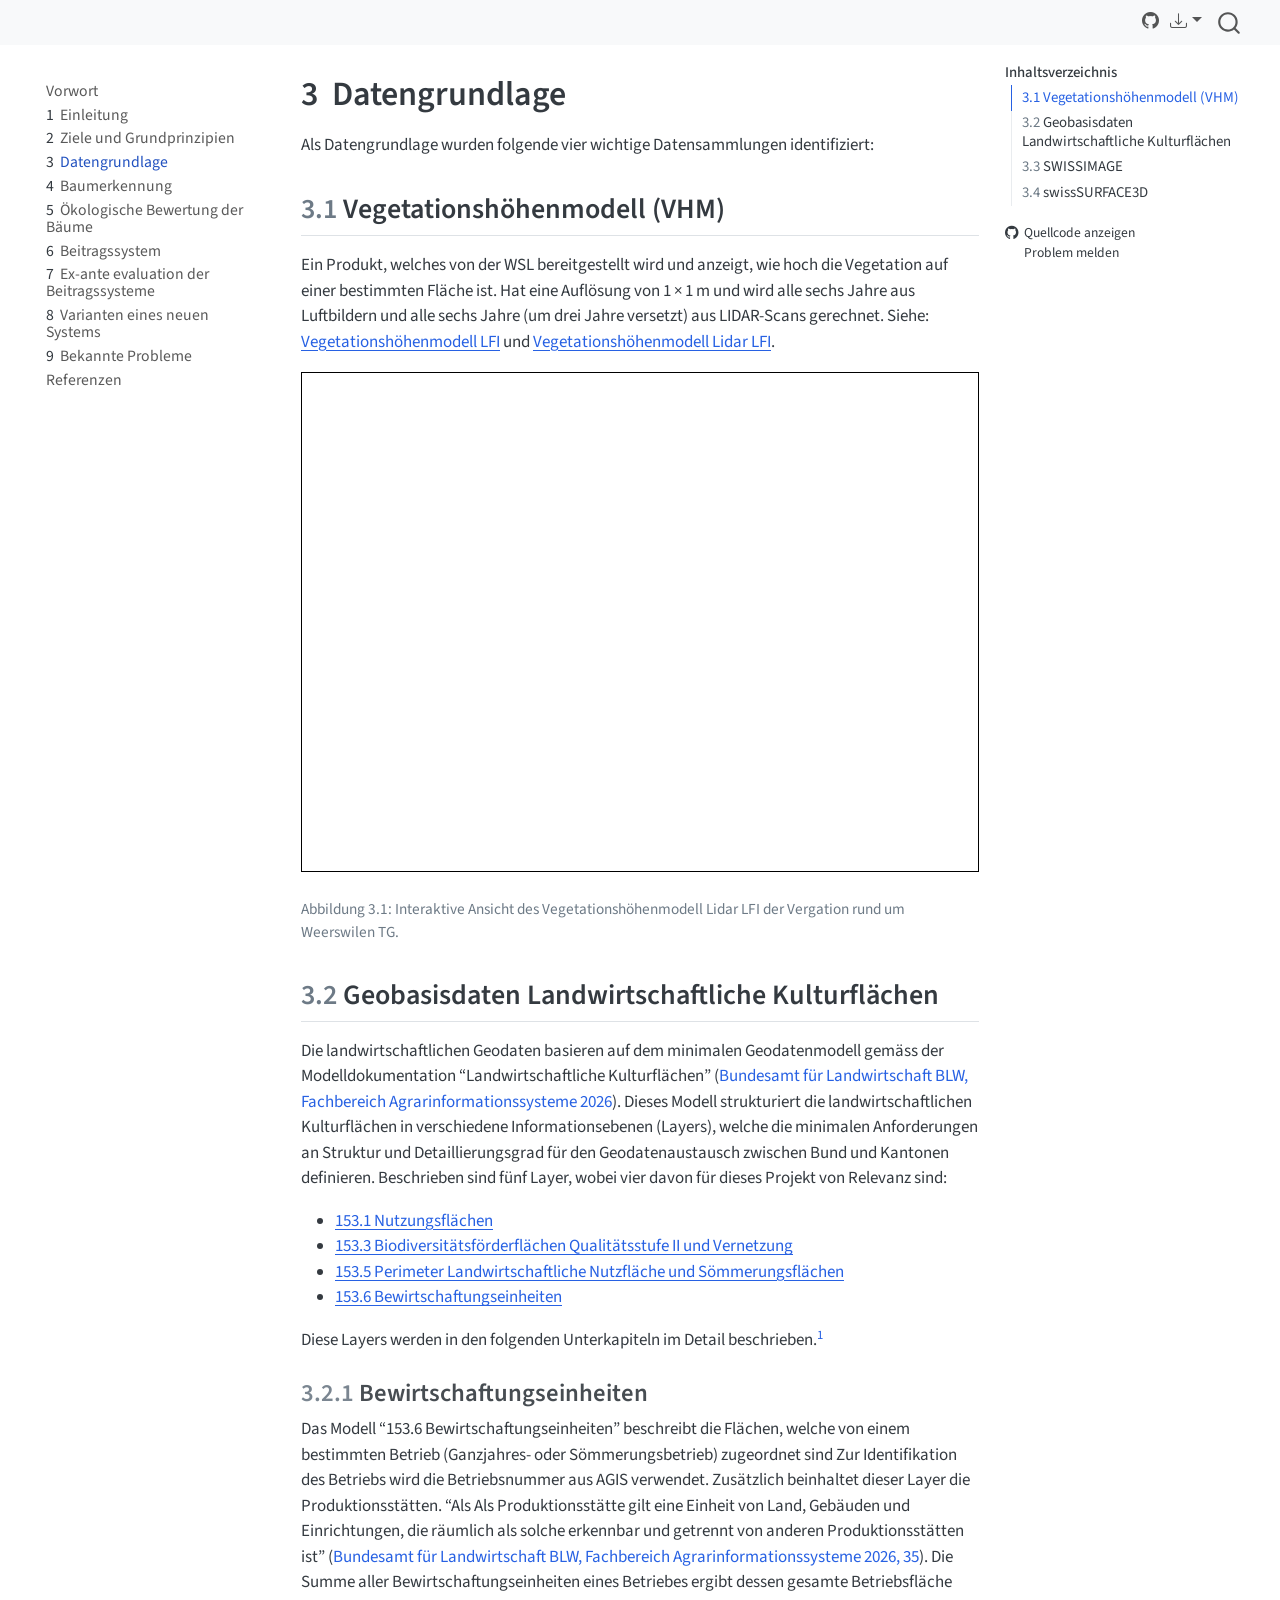
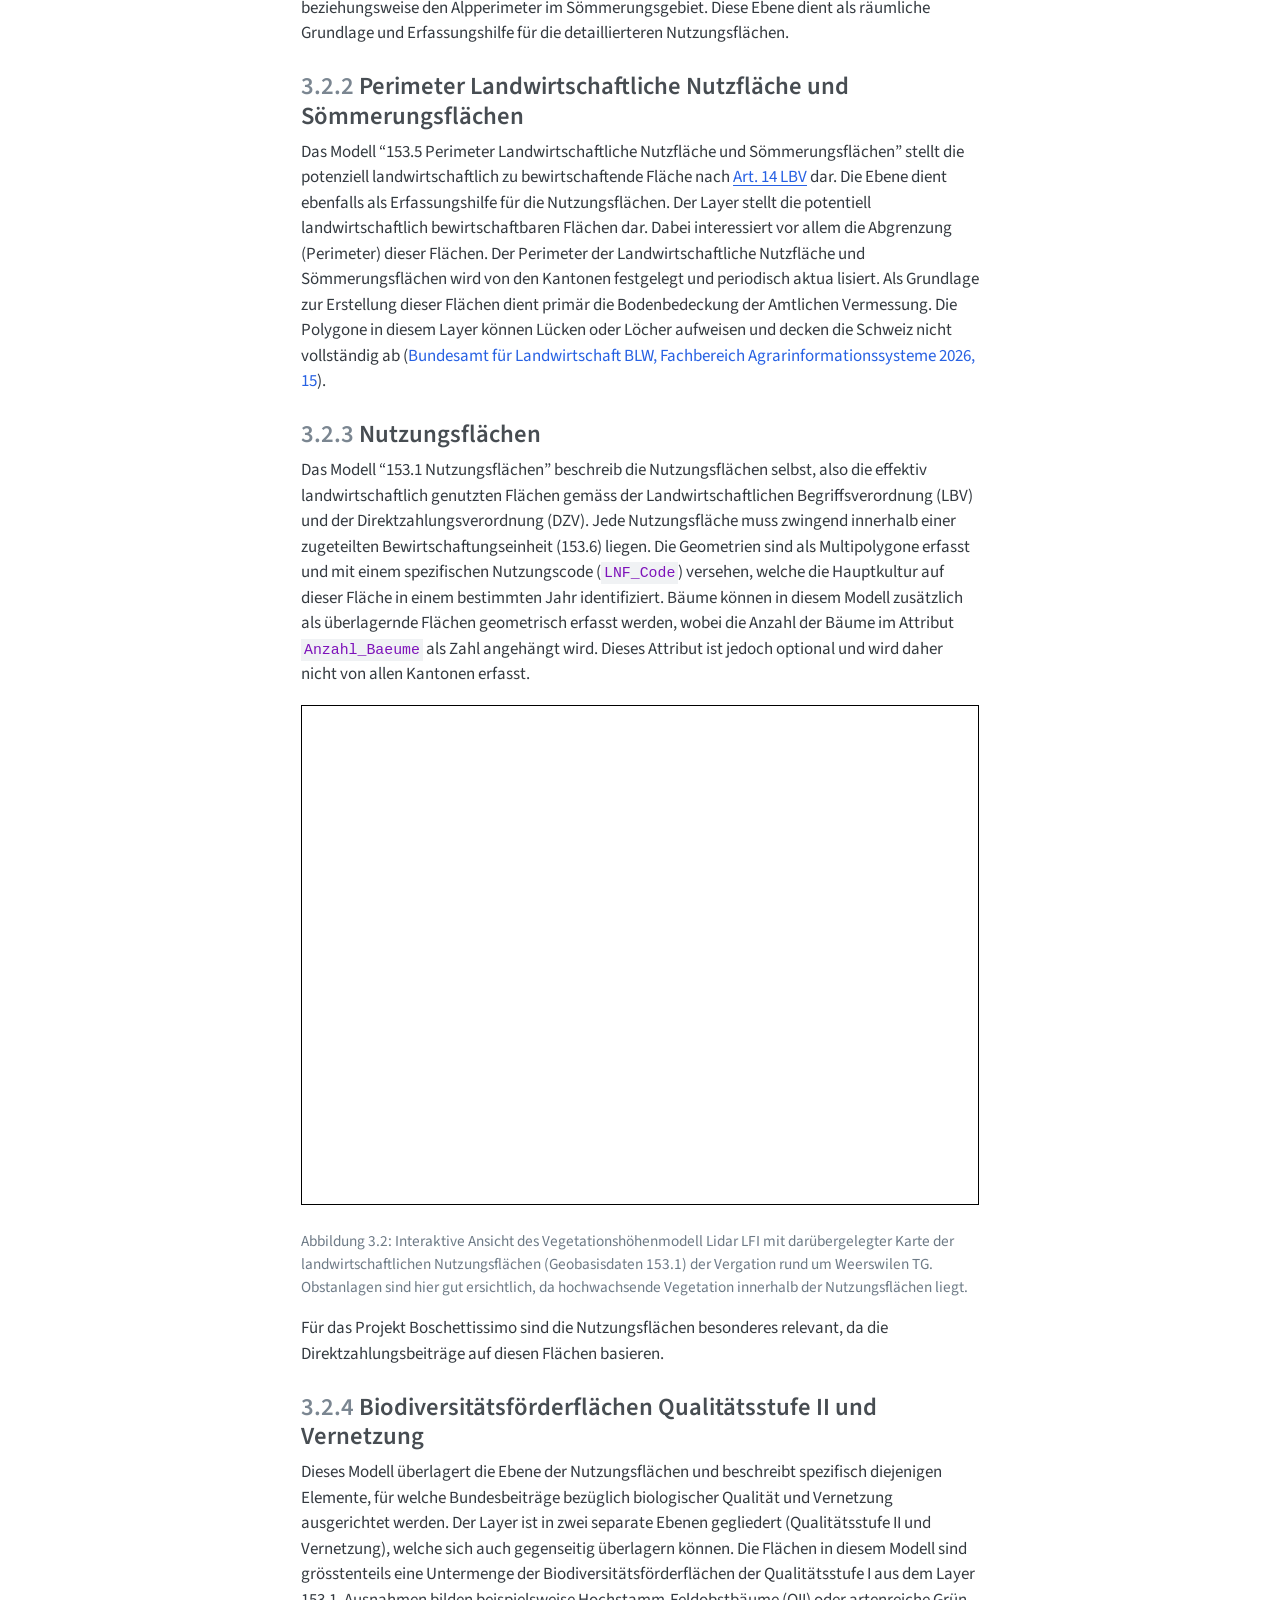
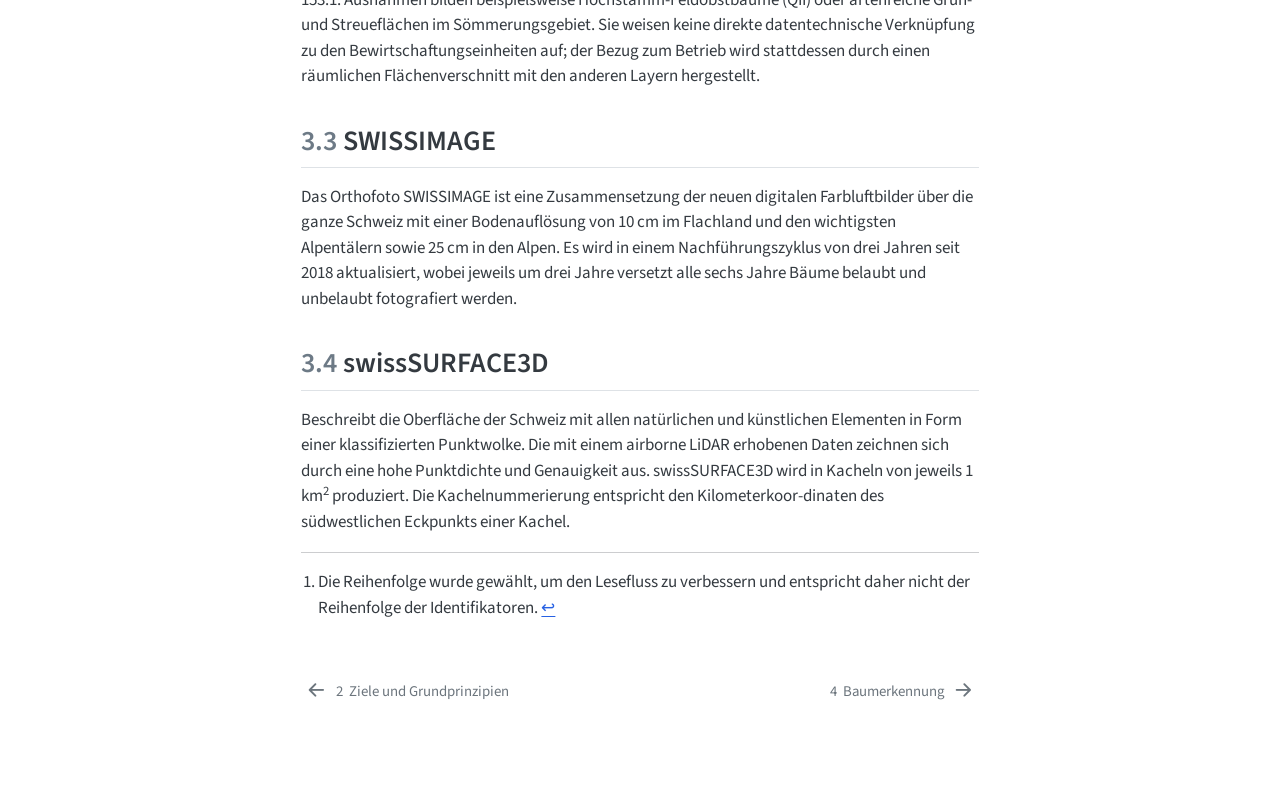
<file: data.html>
<!DOCTYPE html>
<html xmlns="http://www.w3.org/1999/xhtml" lang="de-CH" xml:lang="de-CH"><head>

<meta charset="utf-8">
<meta name="generator" content="quarto-1.11.9">

<meta name="viewport" content="width=device-width, initial-scale=1.0, user-scalable=yes">


<title>3&nbsp; Datengrundlage – Boschettissimo</title>
<style>
/* Default styles provided by pandoc.
** See https://pandoc.org/MANUAL.html#variables-for-html for config info.
*/
span.smallcaps{font-variant: small-caps;}
div.columns{display: flex; gap: 1.5em;}
div.column{flex: auto;}
@media screen {
div.columns{gap: min(4vw, 1.5em);}
div.column{overflow-x: auto;}
}
div.hanging-indent{margin-left: 1.5em; text-indent: -1.5em;}
ul.task-list{list-style: none;}
ul.task-list li input[type="checkbox"] {
  width: 0.8em;
  margin: 0 0.8em 0.2em -1em; /* quarto-specific, see https://github.com/quarto-dev/quarto-cli/issues/4556 */ 
  vertical-align: middle;
}
/* CSS for citations */
div.csl-bib-body { }
div.csl-entry {
  clear: both;
}
.hanging-indent div.csl-entry {
  margin-left:2em;
  text-indent:-2em;
}
div.csl-left-margin {
  min-width:2em;
  float:left;
}
div.csl-right-inline {
  margin-left:2em;
  padding-left:1em;
}
div.csl-indent {
  margin-left: 2em;
}</style>


<script src="site_libs/quarto-nav/quarto-nav.js"></script>
<script src="site_libs/quarto-nav/headroom.min.js"></script>
<script src="site_libs/clipboard/clipboard.min.js"></script>
<script src="site_libs/quarto-search/autocomplete.umd.js"></script>
<script src="site_libs/quarto-search/fuse.min.js"></script>
<script src="site_libs/quarto-search/quarto-search.js"></script>
<meta name="quarto:offset" content="./">
<link href="./detection.html" rel="next">
<link href="./aim.html" rel="prev">
<script src="site_libs/quarto-html/quarto.js" type="module"></script>
<script src="site_libs/quarto-html/tabsets/tabsets.js" type="module"></script>
<script src="site_libs/quarto-html/scrollable-regions/scrollable-regions.js" type="module"></script>
<script src="site_libs/quarto-html/popper.min.js"></script>
<script src="site_libs/quarto-html/tippy.umd.min.js"></script>
<script src="site_libs/quarto-html/anchor.min.js"></script>
<link href="site_libs/quarto-html/tippy.css" rel="stylesheet">
<link href="site_libs/quarto-html/quarto-syntax-highlighting-63b5708e65d6cd79cd7618c58d0c21e7.css" rel="stylesheet" id="quarto-text-highlighting-styles">
<script src="site_libs/bootstrap/bootstrap.min.js"></script>
<link href="site_libs/bootstrap/bootstrap-icons.css" rel="stylesheet">
<link href="site_libs/bootstrap/bootstrap-6a629bff3a0aec5539adec26986c1e98.min.css" rel="stylesheet" append-hash="true" id="quarto-bootstrap" data-mode="light">
<script id="quarto-search-options" type="application/json">{
  "location": "navbar",
  "copy-button": false,
  "collapse-after": 3,
  "panel-placement": "end",
  "type": "overlay",
  "limit": 50,
  "keyboard-shortcut": [
    "f",
    "/",
    "s"
  ],
  "show-item-context": false,
  "language": {
    "search-no-results-text": "Keine Treffer",
    "search-matching-documents-text": "Treffer",
    "search-copy-link-title": "Link in die Suche kopieren",
    "search-hide-matches-text": "Zusätzliche Treffer verbergen",
    "search-more-match-text": "weitere Treffer in diesem Dokument",
    "search-more-matches-text": "weitere Treffer in diesem Dokument",
    "search-clear-button-title": "Zurücksetzen",
    "search-text-placeholder": "",
    "search-detached-cancel-button-title": "Abbrechen",
    "search-submit-button-title": "Abschicken",
    "search-label": "Suchen"
  }
}</script>


</head>

<body class="nav-sidebar floating nav-fixed quarto-light"><a id="quarto-skip-link" class="visually-hidden-focusable" href="#quarto-document-content">Zum Hauptinhalt springen</a>

<div id="quarto-search-results"></div>
  <header id="quarto-header" class="headroom fixed-top">
    <nav class="navbar navbar-expand-lg " data-bs-theme="dark" aria-label="Website">
      <div class="navbar-container container-fluid">
        <div class="quarto-navbar-tools tools-end">
    <a href="https://github.com/blw-ofag-ufag/boschettissimo/tree/main/docs/" title="Quellcode" class="quarto-navigation-tool px-1" aria-label="Quellcode"><i class="bi bi-github"></i></a>
    <div class="dropdown">
      <a href="" title="Download" id="quarto-navigation-tool-dropdown-0" class="quarto-navigation-tool dropdown-toggle px-1" data-bs-toggle="dropdown" aria-expanded="false" role="link" aria-label="Download"><i class="bi bi-download"></i></a>
      <ul class="dropdown-menu dropdown-menu-end" aria-labelledby="quarto-navigation-tool-dropdown-0">
          <li>
            <a class="dropdown-item quarto-navbar-tools-item" href="./Boschettissimo.pdf">
              <i class="bi bi-file-pdf pe-1"></i>
            Download PDF
            </a>
          </li>
          <li>
            <a class="dropdown-item quarto-navbar-tools-item" href="./Boschettissimo.docx">
              <i class="bi bi-file-word pe-1"></i>
            Download Docx
            </a>
          </li>
      </ul>
    </div>
</div>
          <div id="quarto-search" class="" title="Suchen"></div>
      </div> <!-- /container-fluid -->
    </nav>
  <nav class="quarto-secondary-nav" aria-label="Symbolleiste">
    <div class="container-fluid d-flex">
      <button type="button" class="quarto-btn-toggle btn" data-bs-toggle="collapse" role="button" data-bs-target=".quarto-sidebar-collapse-item" aria-controls="quarto-sidebar" aria-expanded="false" aria-label="Seitenleiste umschalten" onclick="if (window.quartoToggleHeadroom) { window.quartoToggleHeadroom(); }">
        <i class="bi bi-layout-text-sidebar-reverse"></i>
      </button>
        <nav class="quarto-page-breadcrumbs" aria-label="Pfad"><ol class="breadcrumb"><li class="breadcrumb-item"><a href="./data.html"><span class="chapter-number">3</span>&nbsp; <span class="chapter-title">Datengrundlage</span></a></li></ol></nav>
        <a class="flex-grow-1" data-bs-toggle="collapse" data-bs-target=".quarto-sidebar-collapse-item" onclick="if (window.quartoToggleHeadroom) { window.quartoToggleHeadroom(); }">      
        </a>
    </div>
  </nav>
</header>
<!-- content -->
<div id="quarto-content" class="quarto-container page-columns page-rows-contents page-layout-article page-navbar">
<!-- sidebar -->
  <nav id="quarto-sidebar" class="sidebar collapse collapse-horizontal quarto-sidebar-collapse-item sidebar-navigation floating overflow-auto" aria-label="Bereich">
    <div class="sidebar-menu-container"> 
    <ul class="list-unstyled mt-1">
        <li class="sidebar-item">
  <div class="sidebar-item-container"> 
  <a href="./index.html" class="sidebar-item-text sidebar-link">
 <span class="menu-text">Vorwort</span></a>
  </div>
</li>
        <li class="sidebar-item">
  <div class="sidebar-item-container"> 
  <a href="./intro.html" class="sidebar-item-text sidebar-link">
 <span class="menu-text"><span class="chapter-number">1</span>&nbsp; <span class="chapter-title">Einleitung</span></span></a>
  </div>
</li>
        <li class="sidebar-item">
  <div class="sidebar-item-container"> 
  <a href="./aim.html" class="sidebar-item-text sidebar-link">
 <span class="menu-text"><span class="chapter-number">2</span>&nbsp; <span class="chapter-title">Ziele und Grundprinzipien</span></span></a>
  </div>
</li>
        <li class="sidebar-item">
  <div class="sidebar-item-container"> 
  <a href="./data.html" class="sidebar-item-text sidebar-link active">
 <span class="menu-text"><span class="chapter-number">3</span>&nbsp; <span class="chapter-title">Datengrundlage</span></span></a>
  </div>
</li>
        <li class="sidebar-item">
  <div class="sidebar-item-container"> 
  <a href="./detection.html" class="sidebar-item-text sidebar-link">
 <span class="menu-text"><span class="chapter-number">4</span>&nbsp; <span class="chapter-title">Baumerkennung</span></span></a>
  </div>
</li>
        <li class="sidebar-item">
  <div class="sidebar-item-container"> 
  <a href="./evaluation.html" class="sidebar-item-text sidebar-link">
 <span class="menu-text"><span class="chapter-number">5</span>&nbsp; <span class="chapter-title">Ökologische Bewertung der Bäume</span></span></a>
  </div>
</li>
        <li class="sidebar-item">
  <div class="sidebar-item-container"> 
  <a href="./contribution_system.html" class="sidebar-item-text sidebar-link">
 <span class="menu-text"><span class="chapter-number">6</span>&nbsp; <span class="chapter-title">Beitragssystem</span></span></a>
  </div>
</li>
        <li class="sidebar-item">
  <div class="sidebar-item-container"> 
  <a href="./ex_ante_analysis.html" class="sidebar-item-text sidebar-link">
 <span class="menu-text"><span class="chapter-number">7</span>&nbsp; <span class="chapter-title">Ex-ante evaluation der Beitragssysteme</span></span></a>
  </div>
</li>
        <li class="sidebar-item">
  <div class="sidebar-item-container"> 
  <a href="./variants.html" class="sidebar-item-text sidebar-link">
 <span class="menu-text"><span class="chapter-number">8</span>&nbsp; <span class="chapter-title">Varianten eines neuen Systems</span></span></a>
  </div>
</li>
        <li class="sidebar-item">
  <div class="sidebar-item-container"> 
  <a href="./limitations.html" class="sidebar-item-text sidebar-link">
 <span class="menu-text"><span class="chapter-number">9</span>&nbsp; <span class="chapter-title">Bekannte Probleme</span></span></a>
  </div>
</li>
        <li class="sidebar-item">
  <div class="sidebar-item-container"> 
  <a href="./references.html" class="sidebar-item-text sidebar-link">
 <span class="menu-text">Referenzen</span></a>
  </div>
</li>
    </ul>
    </div>
</nav>
<div id="quarto-sidebar-glass" class="quarto-sidebar-collapse-item" data-bs-toggle="collapse" data-bs-target=".quarto-sidebar-collapse-item"></div>
<!-- margin-sidebar -->
    <div id="quarto-margin-sidebar" class="sidebar margin-sidebar">
        <nav id="TOC" role="doc-toc" aria-labelledby="toc-title" class="toc-active">
    <h2 id="toc-title">Inhaltsverzeichnis</h2>
   
  <ul>
  <li><a href="#vegetationshöhenmodell-vhm" id="toc-vegetationshöhenmodell-vhm" class="nav-link active" data-scroll-target="#vegetationshöhenmodell-vhm"><span class="header-section-number">3.1</span> Vegetationshöhenmodell (VHM)</a></li>
  <li><a href="#geobasisdaten-landwirtschaftliche-kulturflächen" id="toc-geobasisdaten-landwirtschaftliche-kulturflächen" class="nav-link" data-scroll-target="#geobasisdaten-landwirtschaftliche-kulturflächen"><span class="header-section-number">3.2</span> Geobasisdaten Landwirtschaftliche Kulturflächen</a>
  <ul class="collapse">
  <li><a href="#sec-153.6" id="toc-sec-153.6" class="nav-link" data-scroll-target="#sec-153.6"><span class="header-section-number">3.2.1</span> Bewirtschaftungseinheiten</a></li>
  <li><a href="#sec-153.5" id="toc-sec-153.5" class="nav-link" data-scroll-target="#sec-153.5"><span class="header-section-number">3.2.2</span> Perimeter Landwirtschaftliche Nutzfläche und Sömmerungsflächen</a></li>
  <li><a href="#nutzungsflächen" id="toc-nutzungsflächen" class="nav-link" data-scroll-target="#nutzungsflächen"><span class="header-section-number">3.2.3</span> Nutzungsflächen</a></li>
  <li><a href="#biodiversitätsförderflächen-qualitätsstufe-ii-und-vernetzung" id="toc-biodiversitätsförderflächen-qualitätsstufe-ii-und-vernetzung" class="nav-link" data-scroll-target="#biodiversitätsförderflächen-qualitätsstufe-ii-und-vernetzung"><span class="header-section-number">3.2.4</span> Biodiversitätsförderflächen Qualitätsstufe II und Vernetzung</a></li>
  </ul></li>
  <li><a href="#swissimage" id="toc-swissimage" class="nav-link" data-scroll-target="#swissimage"><span class="header-section-number">3.3</span> SWISSIMAGE</a></li>
  <li><a href="#swisssurface3d" id="toc-swisssurface3d" class="nav-link" data-scroll-target="#swisssurface3d"><span class="header-section-number">3.4</span> swissSURFACE3D</a></li>
  </ul>
<div class="toc-actions"><ul><li><a href="https://github.com/blw-ofag-ufag/boschettissimo/blob/main/docs/data.qmd" class="toc-action"><i class="bi bi-github"></i>Quellcode anzeigen</a></li><li><a href="https://github.com/blw-ofag-ufag/boschettissimo/issues/new" class="toc-action"><i class="bi empty"></i>Problem melden</a></li></ul></div></nav>
    </div>
<!-- main -->
<main class="content" id="quarto-document-content" tabindex="-1">

<header id="title-block-header" class="quarto-title-block default">
<div class="quarto-title">
<h1 class="title"><span class="chapter-number">3</span>&nbsp; <span class="chapter-title">Datengrundlage</span></h1>
</div>



<div class="quarto-title-meta">

    
  
    
  </div>
  


</header>


<p>Als Datengrundlage wurden folgende vier wichtige Datensammlungen identifiziert:</p>
<section id="vegetationshöhenmodell-vhm" class="level2" data-number="3.1">
<h2 data-number="3.1" class="anchored" data-anchor-id="vegetationshöhenmodell-vhm"><span class="header-section-number">3.1</span> Vegetationshöhenmodell (VHM)</h2>
<p>Ein Produkt, welches von der WSL bereitgestellt wird und anzeigt, wie hoch die Vegetation auf einer bestimmten Fläche ist. Hat eine Auflösung von 1 × 1 m und wird alle sechs Jahre aus Luftbildern und alle sechs Jahre (um drei Jahre versetzt) aus LIDAR-Scans gerechnet. Siehe: <a href="https://opendata.swiss/de/dataset/vegetationshohenmodell-lfi">Vegetationshöhenmodell LFI</a> und <a href="https://opendata.swiss/de/dataset/vegetationshohenmodell-lidar-lfi">Vegetationshöhenmodell Lidar LFI</a>.</p>
<div id="fig-vhm" class="quarto-float quarto-figure quarto-figure-center anchored">
<figure class="quarto-float quarto-float-fig figure">
<div aria-describedby="fig-vhm-caption-0ceaefa1-69ba-4598-a22c-09a6ac19f8ca">
<iframe src="https://map.geo.admin.ch/#/embed?lang=de&amp;center=2727300,1271000&amp;z=9&amp;topic=ech&amp;layers=ch.bafu.landesforstinventar-vegetationshoehenmodell_lidar@,,1" width="100%" height="500px" style="border: 1pt solid black;" allow="geolocation" allowfullscreen="">
</iframe>
</div>
<figcaption class="quarto-float-caption-bottom quarto-float-caption quarto-float-fig" id="fig-vhm-caption-0ceaefa1-69ba-4598-a22c-09a6ac19f8ca">
Abbildung&nbsp;3.1: Interaktive Ansicht des Vegetationshöhenmodell Lidar LFI der Vergation rund um Weerswilen TG.
</figcaption>
</figure>
</div>
</section>
<section id="geobasisdaten-landwirtschaftliche-kulturflächen" class="level2" data-number="3.2">
<h2 data-number="3.2" class="anchored" data-anchor-id="geobasisdaten-landwirtschaftliche-kulturflächen"><span class="header-section-number">3.2</span> Geobasisdaten Landwirtschaftliche Kulturflächen</h2>
<p>Die landwirtschaftlichen Geodaten basieren auf dem minimalen Geodatenmodell gemäss der Modelldokumentation “Landwirtschaftliche Kulturflächen” <span class="citation" data-cites="blw2026mgdm">(<a href="references.html#ref-blw2026mgdm" role="doc-biblioref">Bundesamt für Landwirtschaft BLW, Fachbereich Agrarinformationssysteme 2026</a>)</span>. Dieses Modell strukturiert die landwirtschaftlichen Kulturflächen in verschiedene Informationsebenen (Layers), welche die minimalen Anforderungen an Struktur und Detaillierungsgrad für den Geodatenaustausch zwischen Bund und Kantonen definieren. Beschrieben sind fünf Layer, wobei vier davon für dieses Projekt von Relevanz sind:</p>
<ul>
<li><a href="@sec-153.1">153.1 Nutzungsflächen</a></li>
<li><a href="@sec-153.3">153.3 Biodiversitätsförderflächen Qualitätsstufe II und Vernetzung</a></li>
<li><a href="@sec-153.5">153.5 Perimeter Landwirtschaftliche Nutzfläche und Sömmerungsflächen</a></li>
<li><a href="@sec-153.6">153.6 Bewirtschaftungseinheiten</a></li>
</ul>
<p>Diese Layers werden in den folgenden Unterkapiteln im Detail beschrieben.<a href="#fn1" class="footnote-ref" id="fnref1" role="doc-noteref"><sup>1</sup></a></p>
<section id="sec-153.6" class="level3" data-number="3.2.1">
<h3 data-number="3.2.1" class="anchored" data-anchor-id="sec-153.6"><span class="header-section-number">3.2.1</span> Bewirtschaftungseinheiten</h3>
<p>Das Modell “153.6 Bewirtschaftungseinheiten” beschreibt die Flächen, welche von einem bestimmten Betrieb (Ganzjahres- oder Sömmerungsbetrieb) zugeordnet sind Zur Identifikation des Betriebs wird die Betriebsnummer aus AGIS verwendet. Zusätzlich beinhaltet dieser Layer die Produktionsstätten. “Als Als Produktionsstätte gilt eine Einheit von Land, Gebäuden und Einrichtungen, die räumlich als solche erkennbar und getrennt von anderen Produktionsstätten ist” <span class="citation" data-cites="blw2026mgdm">(<a href="references.html#ref-blw2026mgdm" role="doc-biblioref">Bundesamt für Landwirtschaft BLW, Fachbereich Agrarinformationssysteme 2026, 35</a>)</span>. Die Summe aller Bewirtschaftungseinheiten eines Betriebes ergibt dessen gesamte Betriebsfläche beziehungsweise den Alpperimeter im Sömmerungsgebiet. Diese Ebene dient als räumliche Grundlage und Erfassungshilfe für die detaillierteren Nutzungsflächen.</p>
</section>
<section id="sec-153.5" class="level3" data-number="3.2.2">
<h3 data-number="3.2.2" class="anchored" data-anchor-id="sec-153.5"><span class="header-section-number">3.2.2</span> Perimeter Landwirtschaftliche Nutzfläche und Sömmerungsflächen</h3>
<p>Das Modell “153.5 Perimeter Landwirtschaftliche Nutzfläche und Sömmerungsflächen” stellt die potenziell landwirtschaftlich zu bewirtschaftende Fläche nach <a href="https://www.fedlex.admin.ch/eli/cc/1999/13/de#art_14">Art. 14 LBV</a> dar. Die Ebene dient ebenfalls als Erfassungshilfe für die Nutzungsflächen. Der Layer stellt die potentiell landwirtschaftlich bewirtschaftbaren Flächen dar. Dabei interessiert vor allem die Abgrenzung (Perimeter) dieser Flächen. Der Perimeter der Landwirtschaftliche Nutzfläche und Sömmerungsflächen wird von den Kantonen festgelegt und periodisch aktua lisiert. Als Grundlage zur Erstellung dieser Flächen dient primär die Bodenbedeckung der Amtlichen Vermessung. Die Polygone in diesem Layer können Lücken oder Löcher aufweisen und decken die Schweiz nicht vollständig ab <span class="citation" data-cites="blw2026mgdm">(<a href="references.html#ref-blw2026mgdm" role="doc-biblioref">Bundesamt für Landwirtschaft BLW, Fachbereich Agrarinformationssysteme 2026, 15</a>)</span>.</p>
</section>
<section id="nutzungsflächen" class="level3" data-number="3.2.3">
<h3 data-number="3.2.3" class="anchored" data-anchor-id="nutzungsflächen"><span class="header-section-number">3.2.3</span> Nutzungsflächen</h3>
<p>Das Modell “153.1 Nutzungsflächen” beschreib die Nutzungsflächen selbst, also die effektiv landwirtschaftlich genutzten Flächen gemäss der Landwirtschaftlichen Begriffsverordnung (LBV) und der Direktzahlungsverordnung (DZV). Jede Nutzungsfläche muss zwingend innerhalb einer zugeteilten Bewirtschaftungseinheit (153.6) liegen. Die Geometrien sind als Multipolygone erfasst und mit einem spezifischen Nutzungscode (<code>LNF_Code</code>) versehen, welche die Hauptkultur auf dieser Fläche in einem bestimmten Jahr identifiziert. Bäume können in diesem Modell zusätzlich als überlagernde Flächen geometrisch erfasst werden, wobei die Anzahl der Bäume im Attribut <code>Anzahl_Baeume</code> als Zahl angehängt wird. Dieses Attribut ist jedoch optional und wird daher nicht von allen Kantonen erfasst.</p>
<div id="fig-vhm" class="quarto-float quarto-figure quarto-figure-center anchored">
<figure class="quarto-float quarto-float-fig figure">
<div aria-describedby="fig-vhm-caption-0ceaefa1-69ba-4598-a22c-09a6ac19f8ca">
<iframe src="https://map.geo.admin.ch/#/embed?lang=de&amp;center=2727300,1271000&amp;z=9&amp;topic=ech&amp;layers=ch.bafu.landesforstinventar-vegetationshoehenmodell_lidar@,t,1;ch.blw.landwirtschaftliche-nutzungsflaechen@,t,0.6" width="100%" height="500px" style="border: 1pt solid black;" allow="geolocation" allowfullscreen="">
</iframe>
</div>
<figcaption class="quarto-float-caption-bottom quarto-float-caption quarto-float-fig" id="fig-vhm-caption-0ceaefa1-69ba-4598-a22c-09a6ac19f8ca">
Abbildung&nbsp;3.2: Interaktive Ansicht des Vegetationshöhenmodell Lidar LFI mit darübergelegter Karte der landwirtschaftlichen Nutzungsflächen (Geobasisdaten 153.1) der Vergation rund um Weerswilen TG. Obstanlagen sind hier gut ersichtlich, da hochwachsende Vegetation innerhalb der Nutzungsflächen liegt.
</figcaption>
</figure>
</div>
<p>Für das Projekt Boschettissimo sind die Nutzungsflächen besonderes relevant, da die Direktzahlungsbeiträge auf diesen Flächen basieren.</p>
</section>
<section id="biodiversitätsförderflächen-qualitätsstufe-ii-und-vernetzung" class="level3" data-number="3.2.4">
<h3 data-number="3.2.4" class="anchored" data-anchor-id="biodiversitätsförderflächen-qualitätsstufe-ii-und-vernetzung"><span class="header-section-number">3.2.4</span> Biodiversitätsförderflächen Qualitätsstufe II und Vernetzung</h3>
<p>Dieses Modell überlagert die Ebene der Nutzungsflächen und beschreibt spezifisch diejenigen Elemente, für welche Bundesbeiträge bezüglich biologischer Qualität und Vernetzung ausgerichtet werden. Der Layer ist in zwei separate Ebenen gegliedert (Qualitätsstufe II und Vernetzung), welche sich auch gegenseitig überlagern können. Die Flächen in diesem Modell sind grösstenteils eine Untermenge der Biodiversitätsförderflächen der Qualitätsstufe I aus dem Layer 153.1. Ausnahmen bilden beispielsweise Hochstamm-Feldobstbäume (QII) oder artenreiche Grün- und Streueflächen im Sömmerungsgebiet. Sie weisen keine direkte datentechnische Verknüpfung zu den Bewirtschaftungseinheiten auf; der Bezug zum Betrieb wird stattdessen durch einen räumlichen Flächenverschnitt mit den anderen Layern hergestellt.</p>
</section>
</section>
<section id="swissimage" class="level2" data-number="3.3">
<h2 data-number="3.3" class="anchored" data-anchor-id="swissimage"><span class="header-section-number">3.3</span> SWISSIMAGE</h2>
<p>Das Orthofoto SWISSIMAGE ist eine Zusammensetzung der neuen digitalen Farbluftbilder über die ganze Schweiz mit einer Bodenauflösung von 10 cm im Flachland und den wichtigsten Alpentälern sowie 25 cm in den Alpen. Es wird in einem Nachführungszyklus von drei Jahren seit 2018 aktualisiert, wobei jeweils um drei Jahre versetzt alle sechs Jahre Bäume belaubt und unbelaubt fotografiert werden.</p>
</section>
<section id="swisssurface3d" class="level2" data-number="3.4">
<h2 data-number="3.4" class="anchored" data-anchor-id="swisssurface3d"><span class="header-section-number">3.4</span> swissSURFACE3D</h2>
<p>Beschreibt die Oberfläche der Schweiz mit allen natürlichen und künstlichen Elementen in Form einer klassifizierten Punktwolke. Die mit einem airborne LiDAR erhobenen Daten zeichnen sich durch eine hohe Punktdichte und Genauigkeit aus. swissSURFACE3D wird in Kacheln von jeweils 1 km<sup>2</sup> produziert. Die Kachelnummerierung entspricht den Kilometerkoor-dinaten des südwestlichen Eckpunkts einer Kachel.</p>


<div id="refs" class="references csl-bib-body hanging-indent" role="list" style="display: none">
<div id="ref-blw2026mgdm" class="csl-entry" role="listitem">
Bundesamt für Landwirtschaft BLW, Fachbereich Agrarinformationssysteme. 2026. <em>Landwirtschaftliche Kulturflächen, Identifikator 153, Bezugsjahr 2026: Geobasisdaten, Modelldokumentation</em>. Eidgenössisches Departement für Wirtschaft, Bildung und Forschung. <a href="http://models.geo.admin.ch/BLW/">http://models.geo.admin.ch/BLW/</a>.
</div>
</div>
</section>
<section id="footnotes" class="footnotes footnotes-end-of-document" role="doc-endnotes">
<hr>
<ol>
<li id="fn1"><p>Die Reihenfolge wurde gewählt, um den Lesefluss zu verbessern und entspricht daher nicht der Reihenfolge der Identifikatoren.<a href="#fnref1" class="footnote-back" role="doc-backlink">↩︎</a></p></li>
</ol>
</section>

</main> <!-- /main -->
<script id="quarto-html-after-body" type="application/javascript">
  window.document.addEventListener("DOMContentLoaded", function (event) {
    const icon = "";
    const anchorJS = new window.AnchorJS();
    anchorJS.options = {
      placement: 'right',
      icon: icon
    };
    anchorJS.add('.anchored');
    const isCodeAnnotation = (el) => {
      for (const clz of el.classList) {
        if (clz.startsWith('code-annotation-')) {                     
          return true;
        }
      }
      return false;
    }
    const onCopySuccess = function(e) {
      // button target
      const button = e.trigger;
      // don't keep focus
      button.blur();
      // flash "checked"
      button.classList.add('code-copy-button-checked');
      var currentTitle = button.getAttribute("title");
      button.setAttribute("title", "Kopiert");
      let tooltip;
      if (window.bootstrap) {
        button.setAttribute("data-bs-toggle", "tooltip");
        button.setAttribute("data-bs-placement", "left");
        button.setAttribute("data-bs-title", "Kopiert");
        tooltip = new bootstrap.Tooltip(button, 
          { trigger: "manual", 
            customClass: "code-copy-button-tooltip",
            offset: [0, -8]});
        tooltip.show();    
      }
      setTimeout(function() {
        if (tooltip) {
          tooltip.hide();
          button.removeAttribute("data-bs-title");
          button.removeAttribute("data-bs-toggle");
          button.removeAttribute("data-bs-placement");
        }
        button.setAttribute("title", currentTitle);
        button.classList.remove('code-copy-button-checked');
      }, 1000);
      // clear code selection
      e.clearSelection();
    }
    const getTextToCopy = function(trigger) {
      const outerScaffold = trigger.parentElement.cloneNode(true);
      const codeEl = outerScaffold.querySelector('code');
      for (const childEl of codeEl.children) {
        if (isCodeAnnotation(childEl)) {
          childEl.remove();
        }
      }
      return codeEl.innerText;
    }
    const clipboard = new window.ClipboardJS('.code-copy-button:not([data-in-quarto-modal])', {
      text: getTextToCopy
    });
    clipboard.on('success', onCopySuccess);
    if (window.document.getElementById('quarto-embedded-source-code-modal')) {
      const clipboardModal = new window.ClipboardJS('.code-copy-button[data-in-quarto-modal]', {
        text: getTextToCopy,
        container: window.document.getElementById('quarto-embedded-source-code-modal')
      });
      clipboardModal.on('success', onCopySuccess);
    }
      var localhostRegex = new RegExp(/^(?:http|https):\/\/localhost\:?[0-9]*\//);
      var mailtoRegex = new RegExp(/^mailto:/);
        var filterRegex = new RegExp('/' + window.location.host + '/');
      var isInternal = (href) => {
          return filterRegex.test(href) || localhostRegex.test(href) || mailtoRegex.test(href);
      }
      // Inspect non-navigation links and adorn them if external
      window.quartoDecorateExternalLinks = function (root) {
     var links = (root || window.document).querySelectorAll('a[href]:not(.nav-link):not(.navbar-brand):not(.toc-action):not(.sidebar-link):not(.sidebar-item-toggle):not(.pagination-link):not(.no-external):not([aria-hidden]):not(.dropdown-item):not(.quarto-navigation-tool):not(.about-link)');
      for (var i=0; i<links.length; i++) {
        const link = links[i];
        if (!isInternal(link.href)) {
          // undo the damage that might have been done by quarto-nav.js in the case of
          // links that we want to consider external
          if (link.dataset.originalHref !== undefined) {
            link.href = link.dataset.originalHref;
          }
          if (!link.classList.contains('no-external-icon')) {
          }
        }
      }
      };
      window.quartoDecorateExternalLinks(window.document);
    // Esc closes the popup (WCAG 1.4.13) and focus leaving both trigger and
    // popup closes it (WCAG 2.4.11); tippy handles neither for interactive popups.
    const hideOnEscAndFocusOut = {
      name: 'hideOnEscAndFocusOut',
      defaultValue: true,
      fn(instance) {
        const dismiss = () => {
          // A show scheduled by the trigger delay would otherwise reopen it
          instance.clearDelayTimeouts();
          instance.hide();
        };
        const onKeyDown = (event) => {
          if (event.key !== 'Escape') {
            return;
          }
          // Keep Esc from also reaching page handlers (e.g. reveal.js overview),
          // except an open reveal.js slide menu, which Esc should close too.
          // The menu handles keys only when its keyboard option is on.
          const menuHandlesEsc = window.Reveal?.getPlugin?.('menu')?.isOpen() &&
            window.Reveal.getConfig().menu?.keyboard !== false;
          if (!menuHandlesEsc) {
            event.stopPropagation();
          }
          if (instance.popper.contains(window.document.activeElement)) {
            // Disabled while refocusing so the focus trigger does not reopen it
            instance.disable();
            instance.reference.focus();
            instance.enable();
          }
          dismiss();
        };
        const onFocusOut = (event) => {
          const target = event.relatedTarget;
          if (target && !instance.reference.contains(target) &&
              !instance.popper.contains(target)) {
            dismiss();
          }
        };
        // On the trigger too: a click trigger (code-annotations: select) has no
        // blur handling. Attached for the instance's lifetime so leaving the
        // trigger also cancels a show still pending on the trigger delay.
        instance.reference.addEventListener('focusout', onFocusOut);
        return {
          onShow() {
            window.document.addEventListener('keydown', onKeyDown, true);
            instance.popper.addEventListener('focusout', onFocusOut);
          },
          onHide() {
            window.document.removeEventListener('keydown', onKeyDown, true);
            instance.popper.removeEventListener('focusout', onFocusOut);
          },
          onDestroy() {
            instance.reference.removeEventListener('focusout', onFocusOut);
          },
        };
      },
    };
    function tippyHover(el, contentFn, onTriggerFn, onUntriggerFn) {
      const config = {
        allowHTML: true,
        maxWidth: 500,
        delay: 100,
        arrow: false,
        appendTo: function(el) {
            return el.parentElement;
        },
        interactive: true,
        interactiveBorder: 10,
        theme: 'quarto',
        placement: 'bottom-start',
        plugins: [hideOnEscAndFocusOut],
      };
      if (contentFn) {
        config.content = contentFn;
      }
      if (onTriggerFn) {
        config.onTrigger = onTriggerFn;
      }
      if (onUntriggerFn) {
        config.onUntrigger = onUntriggerFn;
      }
      window.tippy(el, config); 
    }
    const noterefs = window.document.querySelectorAll('a[role="doc-noteref"]');
    for (var i=0; i<noterefs.length; i++) {
      const ref = noterefs[i];
      tippyHover(ref, function() {
        // use id or data attribute instead here
        let href = ref.getAttribute('data-footnote-href') || ref.getAttribute('href');
        try { href = new URL(href).hash; } catch {}
        const id = href.replace(/^#\/?/, "");
        const note = window.document.getElementById(id);
        if (note) {
          return note.innerHTML;
        } else {
          return "";
        }
      });
    }
    const xrefs = window.document.querySelectorAll('a.quarto-xref');
    const processXRef = (id, note) => {
      // Strip column container classes
      const stripColumnClz = (el) => {
        el.classList.remove("page-full", "page-columns");
        if (el.children) {
          for (const child of el.children) {
            stripColumnClz(child);
          }
        }
      }
      stripColumnClz(note)
      if (id === null || id.startsWith('sec-')) {
        // Special case sections, only their first couple elements
        const container = document.createElement("div");
        if (note.children && note.children.length > 2) {
          container.appendChild(note.children[0].cloneNode(true));
          for (let i = 1; i < note.children.length; i++) {
            const child = note.children[i];
            if (child.tagName === "P" && child.innerText === "") {
              continue;
            } else {
              container.appendChild(child.cloneNode(true));
              break;
            }
          }
          if (window.Quarto?.typesetMath) {
            window.Quarto.typesetMath(container);
          }
          return container.innerHTML
        } else {
          if (window.Quarto?.typesetMath) {
            window.Quarto.typesetMath(note);
          }
          return note.innerHTML;
        }
      } else {
        // Remove any anchor links if they are present
        const anchorLink = note.querySelector('a.anchorjs-link');
        if (anchorLink) {
          anchorLink.remove();
        }
        if (window.Quarto?.typesetMath) {
          window.Quarto.typesetMath(note);
        }
        if (note.classList.contains("callout")) {
          return note.outerHTML;
        } else {
          return note.innerHTML;
        }
      }
    }
    for (var i=0; i<xrefs.length; i++) {
      const xref = xrefs[i];
      tippyHover(xref, undefined, function(instance) {
        instance.disable();
        let url = xref.getAttribute('href');
        let hash = undefined; 
        if (url.startsWith('#')) {
          hash = url;
        } else {
          try { hash = new URL(url).hash; } catch {}
        }
        if (hash) {
          const id = hash.replace(/^#\/?/, "");
          const note = window.document.getElementById(id);
          if (note !== null) {
            try {
              const html = processXRef(id, note.cloneNode(true));
              instance.setContent(html);
            } finally {
              instance.enable();
              instance.show();
            }
          } else {
            // See if we can fetch this
            fetch(url.split('#')[0])
            .then(res => res.text())
            .then(html => {
              const parser = new DOMParser();
              const htmlDoc = parser.parseFromString(html, "text/html");
              const note = htmlDoc.getElementById(id);
              if (note !== null) {
                const html = processXRef(id, note);
                instance.setContent(html);
              } 
            }).finally(() => {
              instance.enable();
              instance.show();
            });
          }
        } else {
          // See if we can fetch a full url (with no hash to target)
          // This is a special case and we should probably do some content thinning / targeting
          fetch(url)
          .then(res => res.text())
          .then(html => {
            const parser = new DOMParser();
            const htmlDoc = parser.parseFromString(html, "text/html");
            const note = htmlDoc.querySelector('main.content');
            if (note !== null) {
              // This should only happen for chapter cross references
              // (since there is no id in the URL)
              // remove the first header
              if (note.children.length > 0 && note.children[0].tagName === "HEADER") {
                note.children[0].remove();
              }
              const html = processXRef(null, note);
              instance.setContent(html);
            } 
          }).finally(() => {
            instance.enable();
            instance.show();
          });
        }
      }, function(instance) {
      });
    }
        let selectedAnnoteEl;
        const selectorForAnnotation = ( cell, annotation) => {
          let cellAttr = 'data-code-cell="' + cell + '"';
          let lineAttr = 'data-code-annotation="' +  annotation + '"';
          const selector = 'span[' + cellAttr + '][' + lineAttr + ']';
          return selector;
        }
        const selectCodeLines = (annoteEl) => {
          const doc = window.document;
          const targetCell = annoteEl.getAttribute("data-target-cell");
          const targetAnnotation = annoteEl.getAttribute("data-target-annotation");
          const annoteSpan = window.document.querySelector(selectorForAnnotation(targetCell, targetAnnotation));
          const lines = annoteSpan.getAttribute("data-code-lines").split(",");
          const lineIds = lines.map((line) => {
            return targetCell + "-" + line;
          })
          // Each band is positioned against its own containing block, which is
          // not the offsetParent of the lines, so place it from client rects.
          const placeBand = (band, firstEl, lastEl, codeBlock) => {
            const container = band.offsetParent;
            if (container === null) {
              return;
            }
            const containerRect = container.getBoundingClientRect();
            // Reveal.js scales slides with a transform, so convert client
            // pixels back to the CSS pixels of the container.
            const scale = containerRect.height / container.offsetHeight || 1;
            const firstRect = firstEl.getBoundingClientRect();
            const lastRect = lastEl.getBoundingClientRect();
            const top = (firstRect.top - containerRect.top) / scale - container.clientTop + container.scrollTop;
            const height = (lastRect.bottom - firstRect.top) / scale;
            band.style.top = top - 2 + "px";
            band.style.height = height + 4 + "px";
            if (codeBlock) {
              // Without the copy button wrapper, the containing block is wider
              // than the code block, so span the code block explicitly.
              const blockRect = codeBlock.getBoundingClientRect();
              band.style.left = (blockRect.left - containerRect.left) / scale - container.clientLeft + container.scrollLeft + "px";
              band.style.width = blockRect.width / scale + "px";
            }
          };
          if (lineIds.length > 0) {
            const el = window.document.getElementById(lineIds[0]);
            const lastEl = window.document.getElementById(lineIds[lineIds.length - 1]);
            const parent = el.parentElement.parentElement;
            // cook up a div (if necessary) and position it
            let div = window.document.getElementById("code-annotation-line-highlight");
            if (div === null) {
              div = window.document.createElement("div");
              div.setAttribute("id", "code-annotation-line-highlight");
              div.style.position = 'absolute';
              parent.appendChild(div);
            }
            placeBand(div, el, lastEl, parent.closest("div.sourceCode") || parent);
            let gutterDiv = window.document.getElementById("code-annotation-line-highlight-gutter");
            if (gutterDiv === null) {
              gutterDiv = window.document.createElement("div");
              gutterDiv.setAttribute("id", "code-annotation-line-highlight-gutter");
              gutterDiv.style.position = 'absolute';
              const codeCell = window.document.getElementById(targetCell);
              const gutter = codeCell.querySelector('.code-annotation-gutter');
              gutter.appendChild(gutterDiv);
            }
            placeBand(gutterDiv, el, lastEl);
            selectedAnnoteEl = annoteEl;
          }
        };
        const unselectCodeLines = () => {
          const elementsIds = ["code-annotation-line-highlight", "code-annotation-line-highlight-gutter"];
          elementsIds.forEach((elId) => {
            const div = window.document.getElementById(elId);
            if (div) {
              div.remove();
            }
          });
          selectedAnnoteEl = undefined;
        };
          // Handle positioning of the toggle
      window.addEventListener(
        "resize",
        throttle(() => {
          elRect = undefined;
          if (selectedAnnoteEl) {
            selectCodeLines(selectedAnnoteEl);
          }
        }, 10)
      );
      function throttle(fn, ms) {
      let throttle = false;
      let timer;
        return (...args) => {
          if(!throttle) { // first call gets through
              fn.apply(this, args);
              throttle = true;
          } else { // all the others get throttled
              if(timer) clearTimeout(timer); // cancel #2
              timer = setTimeout(() => {
                fn.apply(this, args);
                timer = throttle = false;
              }, ms);
          }
        };
      }
        // Attach click handler to the DT
        const annoteDls = window.document.querySelectorAll('dt[data-target-cell]');
        for (const annoteDlNode of annoteDls) {
          annoteDlNode.addEventListener('click', (event) => {
            const clickedEl = event.target;
            if (clickedEl !== selectedAnnoteEl) {
              unselectCodeLines();
              const activeEl = window.document.querySelector('dt[data-target-cell].code-annotation-active');
              if (activeEl) {
                activeEl.classList.remove('code-annotation-active');
              }
              selectCodeLines(clickedEl);
              clickedEl.classList.add('code-annotation-active');
            } else {
              // Unselect the line
              unselectCodeLines();
              clickedEl.classList.remove('code-annotation-active');
            }
          });
        }
    const findCites = (el) => {
      const parentEl = el.parentElement;
      if (parentEl) {
        const cites = parentEl.dataset.cites;
        if (cites) {
          return {
            el,
            cites: cites.split(' ')
          };
        } else {
          return findCites(el.parentElement)
        }
      } else {
        return undefined;
      }
    };
    var bibliorefs = window.document.querySelectorAll('a[role="doc-biblioref"]');
    for (var i=0; i<bibliorefs.length; i++) {
      const ref = bibliorefs[i];
      const citeInfo = findCites(ref);
      if (citeInfo) {
        tippyHover(citeInfo.el, function() {
          var popup = window.document.createElement('div');
          citeInfo.cites.forEach(function(cite) {
            var citeDiv = window.document.createElement('div');
            citeDiv.classList.add('hanging-indent');
            citeDiv.classList.add('csl-entry');
            var biblioDiv = window.document.getElementById('ref-' + cite);
            if (biblioDiv) {
              citeDiv.innerHTML = biblioDiv.innerHTML;
            }
            popup.appendChild(citeDiv);
          });
          return popup.innerHTML;
        });
      }
    }
  });
  </script>
  <script type="application/javascript">
  window.quartoScrollableRegionsLabels = {"code":"Scrollbarer Code","output":"Scrollbare Ausgabe"};
  </script>
<nav class="page-navigation" aria-label="Seite">
  <div class="nav-page nav-page-previous">
      <a href="./aim.html" class="pagination-link" aria-label="Ziele und Grundprinzipien">
        <i class="bi bi-arrow-left-short"></i> <span class="nav-page-text"><span class="chapter-number">2</span>&nbsp; <span class="chapter-title">Ziele und Grundprinzipien</span></span>
      </a>          
  </div>
  <div class="nav-page nav-page-next">
      <a href="./detection.html" class="pagination-link" aria-label="Baumerkennung">
        <span class="nav-page-text"><span class="chapter-number">4</span>&nbsp; <span class="chapter-title">Baumerkennung</span></span> <i class="bi bi-arrow-right-short"></i>
      </a>
  </div>
</nav>
</div> <!-- /content -->




<footer class="footer"><div class="nav-footer"><div class="nav-footer-center"><div class="toc-actions d-sm-block d-md-none"><ul><li><a href="https://github.com/blw-ofag-ufag/boschettissimo/blob/main/docs/data.qmd" class="toc-action"><i class="bi bi-github"></i>Quellcode anzeigen</a></li><li><a href="https://github.com/blw-ofag-ufag/boschettissimo/issues/new" class="toc-action"><i class="bi empty"></i>Problem melden</a></li></ul></div></div></div></footer></body></html>
</file>
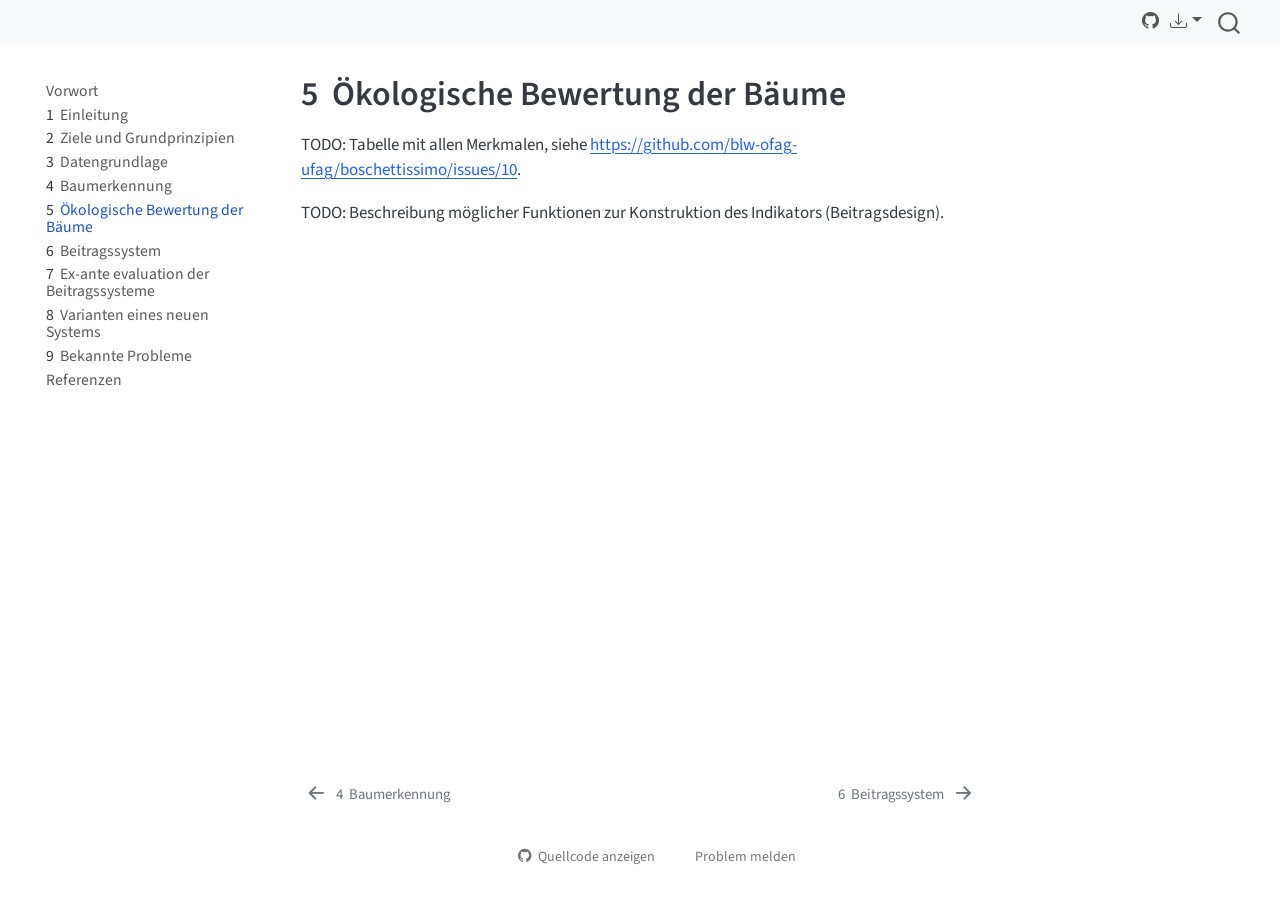
<file: evaluation.html>
<!DOCTYPE html>
<html xmlns="http://www.w3.org/1999/xhtml" lang="de-CH" xml:lang="de-CH"><head>

<meta charset="utf-8">
<meta name="generator" content="quarto-1.11.9">

<meta name="viewport" content="width=device-width, initial-scale=1.0, user-scalable=yes">


<title>5&nbsp; Ökologische Bewertung der Bäume – Boschettissimo</title>
<style>
/* Default styles provided by pandoc.
** See https://pandoc.org/MANUAL.html#variables-for-html for config info.
*/
span.smallcaps{font-variant: small-caps;}
div.columns{display: flex; gap: 1.5em;}
div.column{flex: auto;}
@media screen {
div.columns{gap: min(4vw, 1.5em);}
div.column{overflow-x: auto;}
}
div.hanging-indent{margin-left: 1.5em; text-indent: -1.5em;}
ul.task-list{list-style: none;}
ul.task-list li input[type="checkbox"] {
  width: 0.8em;
  margin: 0 0.8em 0.2em -1em; /* quarto-specific, see https://github.com/quarto-dev/quarto-cli/issues/4556 */ 
  vertical-align: middle;
}
</style>


<script src="site_libs/quarto-nav/quarto-nav.js"></script>
<script src="site_libs/quarto-nav/headroom.min.js"></script>
<script src="site_libs/clipboard/clipboard.min.js"></script>
<script src="site_libs/quarto-search/autocomplete.umd.js"></script>
<script src="site_libs/quarto-search/fuse.min.js"></script>
<script src="site_libs/quarto-search/quarto-search.js"></script>
<meta name="quarto:offset" content="./">
<link href="./contribution_system.html" rel="next">
<link href="./detection.html" rel="prev">
<script src="site_libs/quarto-html/quarto.js" type="module"></script>
<script src="site_libs/quarto-html/tabsets/tabsets.js" type="module"></script>
<script src="site_libs/quarto-html/scrollable-regions/scrollable-regions.js" type="module"></script>
<script src="site_libs/quarto-html/popper.min.js"></script>
<script src="site_libs/quarto-html/tippy.umd.min.js"></script>
<script src="site_libs/quarto-html/anchor.min.js"></script>
<link href="site_libs/quarto-html/tippy.css" rel="stylesheet">
<link href="site_libs/quarto-html/quarto-syntax-highlighting-63b5708e65d6cd79cd7618c58d0c21e7.css" rel="stylesheet" id="quarto-text-highlighting-styles">
<script src="site_libs/bootstrap/bootstrap.min.js"></script>
<link href="site_libs/bootstrap/bootstrap-icons.css" rel="stylesheet">
<link href="site_libs/bootstrap/bootstrap-6a629bff3a0aec5539adec26986c1e98.min.css" rel="stylesheet" append-hash="true" id="quarto-bootstrap" data-mode="light">
<script id="quarto-search-options" type="application/json">{
  "location": "navbar",
  "copy-button": false,
  "collapse-after": 3,
  "panel-placement": "end",
  "type": "overlay",
  "limit": 50,
  "keyboard-shortcut": [
    "f",
    "/",
    "s"
  ],
  "show-item-context": false,
  "language": {
    "search-no-results-text": "Keine Treffer",
    "search-matching-documents-text": "Treffer",
    "search-copy-link-title": "Link in die Suche kopieren",
    "search-hide-matches-text": "Zusätzliche Treffer verbergen",
    "search-more-match-text": "weitere Treffer in diesem Dokument",
    "search-more-matches-text": "weitere Treffer in diesem Dokument",
    "search-clear-button-title": "Zurücksetzen",
    "search-text-placeholder": "",
    "search-detached-cancel-button-title": "Abbrechen",
    "search-submit-button-title": "Abschicken",
    "search-label": "Suchen"
  }
}</script>


</head>

<body class="nav-sidebar floating nav-fixed quarto-light"><a id="quarto-skip-link" class="visually-hidden-focusable" href="#quarto-document-content">Zum Hauptinhalt springen</a>

<div id="quarto-search-results"></div>
  <header id="quarto-header" class="headroom fixed-top">
    <nav class="navbar navbar-expand-lg " data-bs-theme="dark" aria-label="Website">
      <div class="navbar-container container-fluid">
        <div class="quarto-navbar-tools tools-end">
    <a href="https://github.com/blw-ofag-ufag/boschettissimo/tree/main/docs/" title="Quellcode" class="quarto-navigation-tool px-1" aria-label="Quellcode"><i class="bi bi-github"></i></a>
    <div class="dropdown">
      <a href="" title="Download" id="quarto-navigation-tool-dropdown-0" class="quarto-navigation-tool dropdown-toggle px-1" data-bs-toggle="dropdown" aria-expanded="false" role="link" aria-label="Download"><i class="bi bi-download"></i></a>
      <ul class="dropdown-menu dropdown-menu-end" aria-labelledby="quarto-navigation-tool-dropdown-0">
          <li>
            <a class="dropdown-item quarto-navbar-tools-item" href="./Boschettissimo.pdf">
              <i class="bi bi-file-pdf pe-1"></i>
            Download PDF
            </a>
          </li>
          <li>
            <a class="dropdown-item quarto-navbar-tools-item" href="./Boschettissimo.docx">
              <i class="bi bi-file-word pe-1"></i>
            Download Docx
            </a>
          </li>
      </ul>
    </div>
</div>
          <div id="quarto-search" class="" title="Suchen"></div>
      </div> <!-- /container-fluid -->
    </nav>
  <nav class="quarto-secondary-nav" aria-label="Symbolleiste">
    <div class="container-fluid d-flex">
      <button type="button" class="quarto-btn-toggle btn" data-bs-toggle="collapse" role="button" data-bs-target=".quarto-sidebar-collapse-item" aria-controls="quarto-sidebar" aria-expanded="false" aria-label="Seitenleiste umschalten" onclick="if (window.quartoToggleHeadroom) { window.quartoToggleHeadroom(); }">
        <i class="bi bi-layout-text-sidebar-reverse"></i>
      </button>
        <nav class="quarto-page-breadcrumbs" aria-label="Pfad"><ol class="breadcrumb"><li class="breadcrumb-item"><a href="./evaluation.html"><span class="chapter-number">5</span>&nbsp; <span class="chapter-title">Ökologische Bewertung der Bäume</span></a></li></ol></nav>
        <a class="flex-grow-1" data-bs-toggle="collapse" data-bs-target=".quarto-sidebar-collapse-item" onclick="if (window.quartoToggleHeadroom) { window.quartoToggleHeadroom(); }">      
        </a>
    </div>
  </nav>
</header>
<!-- content -->
<div id="quarto-content" class="quarto-container page-columns page-rows-contents page-layout-article page-navbar">
<!-- sidebar -->
  <nav id="quarto-sidebar" class="sidebar collapse collapse-horizontal quarto-sidebar-collapse-item sidebar-navigation floating overflow-auto" aria-label="Bereich">
    <div class="sidebar-menu-container"> 
    <ul class="list-unstyled mt-1">
        <li class="sidebar-item">
  <div class="sidebar-item-container"> 
  <a href="./index.html" class="sidebar-item-text sidebar-link">
 <span class="menu-text">Vorwort</span></a>
  </div>
</li>
        <li class="sidebar-item">
  <div class="sidebar-item-container"> 
  <a href="./intro.html" class="sidebar-item-text sidebar-link">
 <span class="menu-text"><span class="chapter-number">1</span>&nbsp; <span class="chapter-title">Einleitung</span></span></a>
  </div>
</li>
        <li class="sidebar-item">
  <div class="sidebar-item-container"> 
  <a href="./aim.html" class="sidebar-item-text sidebar-link">
 <span class="menu-text"><span class="chapter-number">2</span>&nbsp; <span class="chapter-title">Ziele und Grundprinzipien</span></span></a>
  </div>
</li>
        <li class="sidebar-item">
  <div class="sidebar-item-container"> 
  <a href="./data.html" class="sidebar-item-text sidebar-link">
 <span class="menu-text"><span class="chapter-number">3</span>&nbsp; <span class="chapter-title">Datengrundlage</span></span></a>
  </div>
</li>
        <li class="sidebar-item">
  <div class="sidebar-item-container"> 
  <a href="./detection.html" class="sidebar-item-text sidebar-link">
 <span class="menu-text"><span class="chapter-number">4</span>&nbsp; <span class="chapter-title">Baumerkennung</span></span></a>
  </div>
</li>
        <li class="sidebar-item">
  <div class="sidebar-item-container"> 
  <a href="./evaluation.html" class="sidebar-item-text sidebar-link active">
 <span class="menu-text"><span class="chapter-number">5</span>&nbsp; <span class="chapter-title">Ökologische Bewertung der Bäume</span></span></a>
  </div>
</li>
        <li class="sidebar-item">
  <div class="sidebar-item-container"> 
  <a href="./contribution_system.html" class="sidebar-item-text sidebar-link">
 <span class="menu-text"><span class="chapter-number">6</span>&nbsp; <span class="chapter-title">Beitragssystem</span></span></a>
  </div>
</li>
        <li class="sidebar-item">
  <div class="sidebar-item-container"> 
  <a href="./ex_ante_analysis.html" class="sidebar-item-text sidebar-link">
 <span class="menu-text"><span class="chapter-number">7</span>&nbsp; <span class="chapter-title">Ex-ante evaluation der Beitragssysteme</span></span></a>
  </div>
</li>
        <li class="sidebar-item">
  <div class="sidebar-item-container"> 
  <a href="./variants.html" class="sidebar-item-text sidebar-link">
 <span class="menu-text"><span class="chapter-number">8</span>&nbsp; <span class="chapter-title">Varianten eines neuen Systems</span></span></a>
  </div>
</li>
        <li class="sidebar-item">
  <div class="sidebar-item-container"> 
  <a href="./limitations.html" class="sidebar-item-text sidebar-link">
 <span class="menu-text"><span class="chapter-number">9</span>&nbsp; <span class="chapter-title">Bekannte Probleme</span></span></a>
  </div>
</li>
        <li class="sidebar-item">
  <div class="sidebar-item-container"> 
  <a href="./references.html" class="sidebar-item-text sidebar-link">
 <span class="menu-text">Referenzen</span></a>
  </div>
</li>
    </ul>
    </div>
</nav>
<div id="quarto-sidebar-glass" class="quarto-sidebar-collapse-item" data-bs-toggle="collapse" data-bs-target=".quarto-sidebar-collapse-item"></div>
<!-- margin-sidebar -->
    <div id="quarto-margin-sidebar" class="sidebar margin-sidebar zindex-bottom">
        
    </div>
<!-- main -->
<main class="content" id="quarto-document-content" tabindex="-1">

<header id="title-block-header" class="quarto-title-block default">
<div class="quarto-title">
<h1 class="title"><span class="chapter-number">5</span>&nbsp; <span class="chapter-title">Ökologische Bewertung der Bäume</span></h1>
</div>



<div class="quarto-title-meta">

    
  
    
  </div>
  


</header>


<p>TODO: Tabelle mit allen Merkmalen, siehe <a href="https://github.com/blw-ofag-ufag/boschettissimo/issues/10" class="uri">https://github.com/blw-ofag-ufag/boschettissimo/issues/10</a>.</p>
<p>TODO: Beschreibung möglicher Funktionen zur Konstruktion des Indikators (Beitragsdesign).</p>



</main> <!-- /main -->
<script id="quarto-html-after-body" type="application/javascript">
  window.document.addEventListener("DOMContentLoaded", function (event) {
    const icon = "";
    const anchorJS = new window.AnchorJS();
    anchorJS.options = {
      placement: 'right',
      icon: icon
    };
    anchorJS.add('.anchored');
    const isCodeAnnotation = (el) => {
      for (const clz of el.classList) {
        if (clz.startsWith('code-annotation-')) {                     
          return true;
        }
      }
      return false;
    }
    const onCopySuccess = function(e) {
      // button target
      const button = e.trigger;
      // don't keep focus
      button.blur();
      // flash "checked"
      button.classList.add('code-copy-button-checked');
      var currentTitle = button.getAttribute("title");
      button.setAttribute("title", "Kopiert");
      let tooltip;
      if (window.bootstrap) {
        button.setAttribute("data-bs-toggle", "tooltip");
        button.setAttribute("data-bs-placement", "left");
        button.setAttribute("data-bs-title", "Kopiert");
        tooltip = new bootstrap.Tooltip(button, 
          { trigger: "manual", 
            customClass: "code-copy-button-tooltip",
            offset: [0, -8]});
        tooltip.show();    
      }
      setTimeout(function() {
        if (tooltip) {
          tooltip.hide();
          button.removeAttribute("data-bs-title");
          button.removeAttribute("data-bs-toggle");
          button.removeAttribute("data-bs-placement");
        }
        button.setAttribute("title", currentTitle);
        button.classList.remove('code-copy-button-checked');
      }, 1000);
      // clear code selection
      e.clearSelection();
    }
    const getTextToCopy = function(trigger) {
      const outerScaffold = trigger.parentElement.cloneNode(true);
      const codeEl = outerScaffold.querySelector('code');
      for (const childEl of codeEl.children) {
        if (isCodeAnnotation(childEl)) {
          childEl.remove();
        }
      }
      return codeEl.innerText;
    }
    const clipboard = new window.ClipboardJS('.code-copy-button:not([data-in-quarto-modal])', {
      text: getTextToCopy
    });
    clipboard.on('success', onCopySuccess);
    if (window.document.getElementById('quarto-embedded-source-code-modal')) {
      const clipboardModal = new window.ClipboardJS('.code-copy-button[data-in-quarto-modal]', {
        text: getTextToCopy,
        container: window.document.getElementById('quarto-embedded-source-code-modal')
      });
      clipboardModal.on('success', onCopySuccess);
    }
      var localhostRegex = new RegExp(/^(?:http|https):\/\/localhost\:?[0-9]*\//);
      var mailtoRegex = new RegExp(/^mailto:/);
        var filterRegex = new RegExp('/' + window.location.host + '/');
      var isInternal = (href) => {
          return filterRegex.test(href) || localhostRegex.test(href) || mailtoRegex.test(href);
      }
      // Inspect non-navigation links and adorn them if external
      window.quartoDecorateExternalLinks = function (root) {
     var links = (root || window.document).querySelectorAll('a[href]:not(.nav-link):not(.navbar-brand):not(.toc-action):not(.sidebar-link):not(.sidebar-item-toggle):not(.pagination-link):not(.no-external):not([aria-hidden]):not(.dropdown-item):not(.quarto-navigation-tool):not(.about-link)');
      for (var i=0; i<links.length; i++) {
        const link = links[i];
        if (!isInternal(link.href)) {
          // undo the damage that might have been done by quarto-nav.js in the case of
          // links that we want to consider external
          if (link.dataset.originalHref !== undefined) {
            link.href = link.dataset.originalHref;
          }
          if (!link.classList.contains('no-external-icon')) {
          }
        }
      }
      };
      window.quartoDecorateExternalLinks(window.document);
    // Esc closes the popup (WCAG 1.4.13) and focus leaving both trigger and
    // popup closes it (WCAG 2.4.11); tippy handles neither for interactive popups.
    const hideOnEscAndFocusOut = {
      name: 'hideOnEscAndFocusOut',
      defaultValue: true,
      fn(instance) {
        const dismiss = () => {
          // A show scheduled by the trigger delay would otherwise reopen it
          instance.clearDelayTimeouts();
          instance.hide();
        };
        const onKeyDown = (event) => {
          if (event.key !== 'Escape') {
            return;
          }
          // Keep Esc from also reaching page handlers (e.g. reveal.js overview),
          // except an open reveal.js slide menu, which Esc should close too.
          // The menu handles keys only when its keyboard option is on.
          const menuHandlesEsc = window.Reveal?.getPlugin?.('menu')?.isOpen() &&
            window.Reveal.getConfig().menu?.keyboard !== false;
          if (!menuHandlesEsc) {
            event.stopPropagation();
          }
          if (instance.popper.contains(window.document.activeElement)) {
            // Disabled while refocusing so the focus trigger does not reopen it
            instance.disable();
            instance.reference.focus();
            instance.enable();
          }
          dismiss();
        };
        const onFocusOut = (event) => {
          const target = event.relatedTarget;
          if (target && !instance.reference.contains(target) &&
              !instance.popper.contains(target)) {
            dismiss();
          }
        };
        // On the trigger too: a click trigger (code-annotations: select) has no
        // blur handling. Attached for the instance's lifetime so leaving the
        // trigger also cancels a show still pending on the trigger delay.
        instance.reference.addEventListener('focusout', onFocusOut);
        return {
          onShow() {
            window.document.addEventListener('keydown', onKeyDown, true);
            instance.popper.addEventListener('focusout', onFocusOut);
          },
          onHide() {
            window.document.removeEventListener('keydown', onKeyDown, true);
            instance.popper.removeEventListener('focusout', onFocusOut);
          },
          onDestroy() {
            instance.reference.removeEventListener('focusout', onFocusOut);
          },
        };
      },
    };
    function tippyHover(el, contentFn, onTriggerFn, onUntriggerFn) {
      const config = {
        allowHTML: true,
        maxWidth: 500,
        delay: 100,
        arrow: false,
        appendTo: function(el) {
            return el.parentElement;
        },
        interactive: true,
        interactiveBorder: 10,
        theme: 'quarto',
        placement: 'bottom-start',
        plugins: [hideOnEscAndFocusOut],
      };
      if (contentFn) {
        config.content = contentFn;
      }
      if (onTriggerFn) {
        config.onTrigger = onTriggerFn;
      }
      if (onUntriggerFn) {
        config.onUntrigger = onUntriggerFn;
      }
      window.tippy(el, config); 
    }
    const noterefs = window.document.querySelectorAll('a[role="doc-noteref"]');
    for (var i=0; i<noterefs.length; i++) {
      const ref = noterefs[i];
      tippyHover(ref, function() {
        // use id or data attribute instead here
        let href = ref.getAttribute('data-footnote-href') || ref.getAttribute('href');
        try { href = new URL(href).hash; } catch {}
        const id = href.replace(/^#\/?/, "");
        const note = window.document.getElementById(id);
        if (note) {
          return note.innerHTML;
        } else {
          return "";
        }
      });
    }
    const xrefs = window.document.querySelectorAll('a.quarto-xref');
    const processXRef = (id, note) => {
      // Strip column container classes
      const stripColumnClz = (el) => {
        el.classList.remove("page-full", "page-columns");
        if (el.children) {
          for (const child of el.children) {
            stripColumnClz(child);
          }
        }
      }
      stripColumnClz(note)
      if (id === null || id.startsWith('sec-')) {
        // Special case sections, only their first couple elements
        const container = document.createElement("div");
        if (note.children && note.children.length > 2) {
          container.appendChild(note.children[0].cloneNode(true));
          for (let i = 1; i < note.children.length; i++) {
            const child = note.children[i];
            if (child.tagName === "P" && child.innerText === "") {
              continue;
            } else {
              container.appendChild(child.cloneNode(true));
              break;
            }
          }
          if (window.Quarto?.typesetMath) {
            window.Quarto.typesetMath(container);
          }
          return container.innerHTML
        } else {
          if (window.Quarto?.typesetMath) {
            window.Quarto.typesetMath(note);
          }
          return note.innerHTML;
        }
      } else {
        // Remove any anchor links if they are present
        const anchorLink = note.querySelector('a.anchorjs-link');
        if (anchorLink) {
          anchorLink.remove();
        }
        if (window.Quarto?.typesetMath) {
          window.Quarto.typesetMath(note);
        }
        if (note.classList.contains("callout")) {
          return note.outerHTML;
        } else {
          return note.innerHTML;
        }
      }
    }
    for (var i=0; i<xrefs.length; i++) {
      const xref = xrefs[i];
      tippyHover(xref, undefined, function(instance) {
        instance.disable();
        let url = xref.getAttribute('href');
        let hash = undefined; 
        if (url.startsWith('#')) {
          hash = url;
        } else {
          try { hash = new URL(url).hash; } catch {}
        }
        if (hash) {
          const id = hash.replace(/^#\/?/, "");
          const note = window.document.getElementById(id);
          if (note !== null) {
            try {
              const html = processXRef(id, note.cloneNode(true));
              instance.setContent(html);
            } finally {
              instance.enable();
              instance.show();
            }
          } else {
            // See if we can fetch this
            fetch(url.split('#')[0])
            .then(res => res.text())
            .then(html => {
              const parser = new DOMParser();
              const htmlDoc = parser.parseFromString(html, "text/html");
              const note = htmlDoc.getElementById(id);
              if (note !== null) {
                const html = processXRef(id, note);
                instance.setContent(html);
              } 
            }).finally(() => {
              instance.enable();
              instance.show();
            });
          }
        } else {
          // See if we can fetch a full url (with no hash to target)
          // This is a special case and we should probably do some content thinning / targeting
          fetch(url)
          .then(res => res.text())
          .then(html => {
            const parser = new DOMParser();
            const htmlDoc = parser.parseFromString(html, "text/html");
            const note = htmlDoc.querySelector('main.content');
            if (note !== null) {
              // This should only happen for chapter cross references
              // (since there is no id in the URL)
              // remove the first header
              if (note.children.length > 0 && note.children[0].tagName === "HEADER") {
                note.children[0].remove();
              }
              const html = processXRef(null, note);
              instance.setContent(html);
            } 
          }).finally(() => {
            instance.enable();
            instance.show();
          });
        }
      }, function(instance) {
      });
    }
        let selectedAnnoteEl;
        const selectorForAnnotation = ( cell, annotation) => {
          let cellAttr = 'data-code-cell="' + cell + '"';
          let lineAttr = 'data-code-annotation="' +  annotation + '"';
          const selector = 'span[' + cellAttr + '][' + lineAttr + ']';
          return selector;
        }
        const selectCodeLines = (annoteEl) => {
          const doc = window.document;
          const targetCell = annoteEl.getAttribute("data-target-cell");
          const targetAnnotation = annoteEl.getAttribute("data-target-annotation");
          const annoteSpan = window.document.querySelector(selectorForAnnotation(targetCell, targetAnnotation));
          const lines = annoteSpan.getAttribute("data-code-lines").split(",");
          const lineIds = lines.map((line) => {
            return targetCell + "-" + line;
          })
          // Each band is positioned against its own containing block, which is
          // not the offsetParent of the lines, so place it from client rects.
          const placeBand = (band, firstEl, lastEl, codeBlock) => {
            const container = band.offsetParent;
            if (container === null) {
              return;
            }
            const containerRect = container.getBoundingClientRect();
            // Reveal.js scales slides with a transform, so convert client
            // pixels back to the CSS pixels of the container.
            const scale = containerRect.height / container.offsetHeight || 1;
            const firstRect = firstEl.getBoundingClientRect();
            const lastRect = lastEl.getBoundingClientRect();
            const top = (firstRect.top - containerRect.top) / scale - container.clientTop + container.scrollTop;
            const height = (lastRect.bottom - firstRect.top) / scale;
            band.style.top = top - 2 + "px";
            band.style.height = height + 4 + "px";
            if (codeBlock) {
              // Without the copy button wrapper, the containing block is wider
              // than the code block, so span the code block explicitly.
              const blockRect = codeBlock.getBoundingClientRect();
              band.style.left = (blockRect.left - containerRect.left) / scale - container.clientLeft + container.scrollLeft + "px";
              band.style.width = blockRect.width / scale + "px";
            }
          };
          if (lineIds.length > 0) {
            const el = window.document.getElementById(lineIds[0]);
            const lastEl = window.document.getElementById(lineIds[lineIds.length - 1]);
            const parent = el.parentElement.parentElement;
            // cook up a div (if necessary) and position it
            let div = window.document.getElementById("code-annotation-line-highlight");
            if (div === null) {
              div = window.document.createElement("div");
              div.setAttribute("id", "code-annotation-line-highlight");
              div.style.position = 'absolute';
              parent.appendChild(div);
            }
            placeBand(div, el, lastEl, parent.closest("div.sourceCode") || parent);
            let gutterDiv = window.document.getElementById("code-annotation-line-highlight-gutter");
            if (gutterDiv === null) {
              gutterDiv = window.document.createElement("div");
              gutterDiv.setAttribute("id", "code-annotation-line-highlight-gutter");
              gutterDiv.style.position = 'absolute';
              const codeCell = window.document.getElementById(targetCell);
              const gutter = codeCell.querySelector('.code-annotation-gutter');
              gutter.appendChild(gutterDiv);
            }
            placeBand(gutterDiv, el, lastEl);
            selectedAnnoteEl = annoteEl;
          }
        };
        const unselectCodeLines = () => {
          const elementsIds = ["code-annotation-line-highlight", "code-annotation-line-highlight-gutter"];
          elementsIds.forEach((elId) => {
            const div = window.document.getElementById(elId);
            if (div) {
              div.remove();
            }
          });
          selectedAnnoteEl = undefined;
        };
          // Handle positioning of the toggle
      window.addEventListener(
        "resize",
        throttle(() => {
          elRect = undefined;
          if (selectedAnnoteEl) {
            selectCodeLines(selectedAnnoteEl);
          }
        }, 10)
      );
      function throttle(fn, ms) {
      let throttle = false;
      let timer;
        return (...args) => {
          if(!throttle) { // first call gets through
              fn.apply(this, args);
              throttle = true;
          } else { // all the others get throttled
              if(timer) clearTimeout(timer); // cancel #2
              timer = setTimeout(() => {
                fn.apply(this, args);
                timer = throttle = false;
              }, ms);
          }
        };
      }
        // Attach click handler to the DT
        const annoteDls = window.document.querySelectorAll('dt[data-target-cell]');
        for (const annoteDlNode of annoteDls) {
          annoteDlNode.addEventListener('click', (event) => {
            const clickedEl = event.target;
            if (clickedEl !== selectedAnnoteEl) {
              unselectCodeLines();
              const activeEl = window.document.querySelector('dt[data-target-cell].code-annotation-active');
              if (activeEl) {
                activeEl.classList.remove('code-annotation-active');
              }
              selectCodeLines(clickedEl);
              clickedEl.classList.add('code-annotation-active');
            } else {
              // Unselect the line
              unselectCodeLines();
              clickedEl.classList.remove('code-annotation-active');
            }
          });
        }
    const findCites = (el) => {
      const parentEl = el.parentElement;
      if (parentEl) {
        const cites = parentEl.dataset.cites;
        if (cites) {
          return {
            el,
            cites: cites.split(' ')
          };
        } else {
          return findCites(el.parentElement)
        }
      } else {
        return undefined;
      }
    };
    var bibliorefs = window.document.querySelectorAll('a[role="doc-biblioref"]');
    for (var i=0; i<bibliorefs.length; i++) {
      const ref = bibliorefs[i];
      const citeInfo = findCites(ref);
      if (citeInfo) {
        tippyHover(citeInfo.el, function() {
          var popup = window.document.createElement('div');
          citeInfo.cites.forEach(function(cite) {
            var citeDiv = window.document.createElement('div');
            citeDiv.classList.add('hanging-indent');
            citeDiv.classList.add('csl-entry');
            var biblioDiv = window.document.getElementById('ref-' + cite);
            if (biblioDiv) {
              citeDiv.innerHTML = biblioDiv.innerHTML;
            }
            popup.appendChild(citeDiv);
          });
          return popup.innerHTML;
        });
      }
    }
  });
  </script>
  <script type="application/javascript">
  window.quartoScrollableRegionsLabels = {"code":"Scrollbarer Code","output":"Scrollbare Ausgabe"};
  </script>
<nav class="page-navigation" aria-label="Seite">
  <div class="nav-page nav-page-previous">
      <a href="./detection.html" class="pagination-link" aria-label="Baumerkennung">
        <i class="bi bi-arrow-left-short"></i> <span class="nav-page-text"><span class="chapter-number">4</span>&nbsp; <span class="chapter-title">Baumerkennung</span></span>
      </a>          
  </div>
  <div class="nav-page nav-page-next">
      <a href="./contribution_system.html" class="pagination-link" aria-label="Beitragssystem">
        <span class="nav-page-text"><span class="chapter-number">6</span>&nbsp; <span class="chapter-title">Beitragssystem</span></span> <i class="bi bi-arrow-right-short"></i>
      </a>
  </div>
</nav>
</div> <!-- /content -->




<footer class="footer"><div class="nav-footer"><div class="nav-footer-center"><div class="toc-actions"><ul><li><a href="https://github.com/blw-ofag-ufag/boschettissimo/blob/main/docs/evaluation.qmd" class="toc-action"><i class="bi bi-github"></i>Quellcode anzeigen</a></li><li><a href="https://github.com/blw-ofag-ufag/boschettissimo/issues/new" class="toc-action"><i class="bi empty"></i>Problem melden</a></li></ul></div></div></div></footer></body></html>
</file>
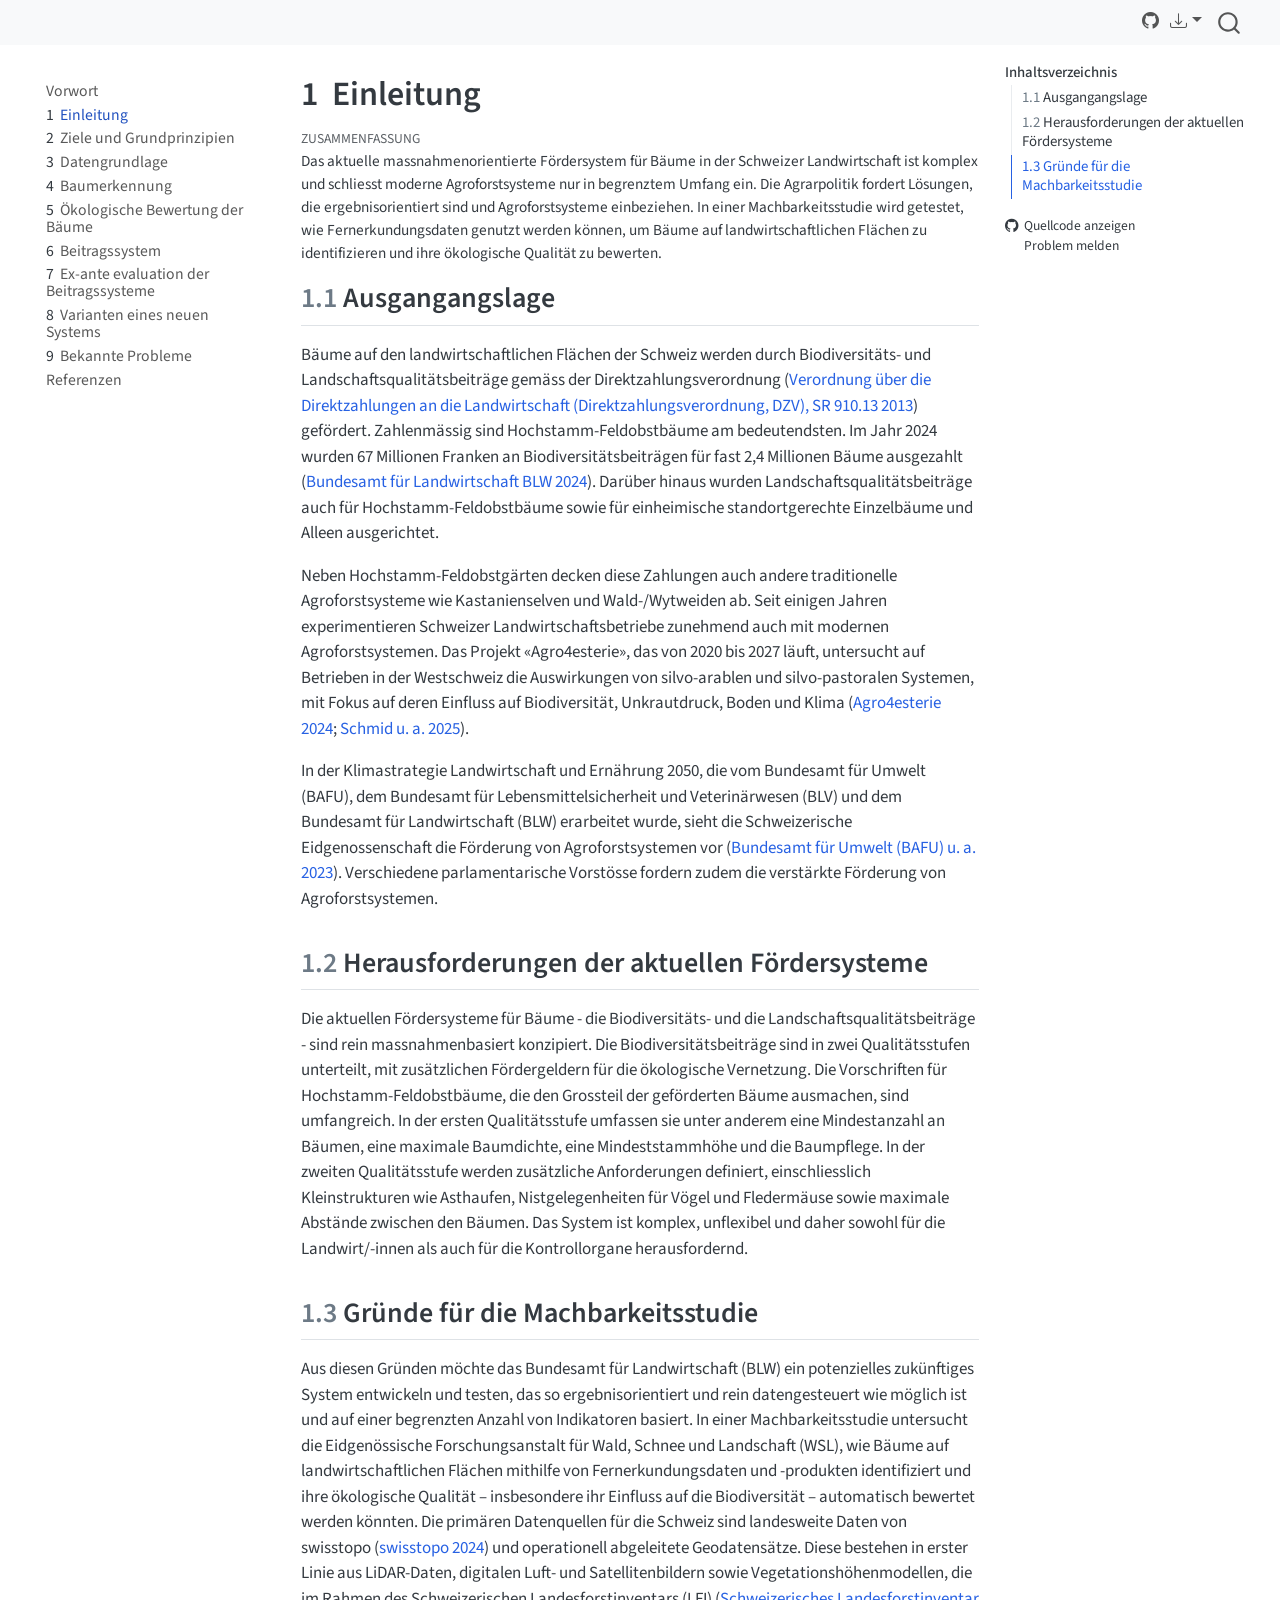
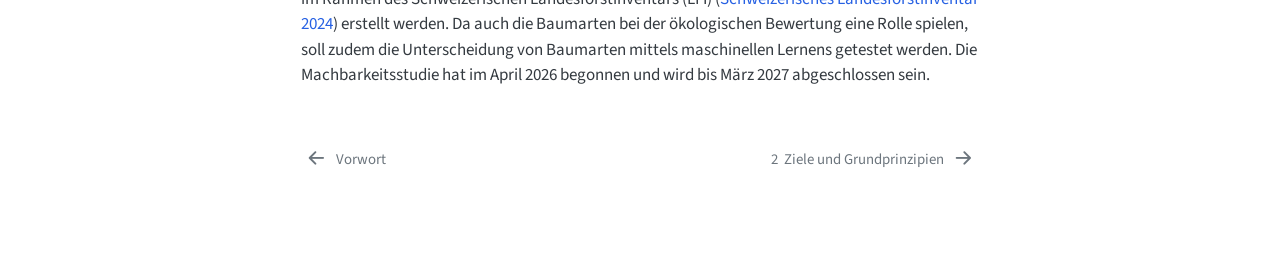
<file: intro.html>
<!DOCTYPE html>
<html xmlns="http://www.w3.org/1999/xhtml" lang="de-CH" xml:lang="de-CH"><head>

<meta charset="utf-8">
<meta name="generator" content="quarto-1.11.9">

<meta name="viewport" content="width=device-width, initial-scale=1.0, user-scalable=yes">


<title>1&nbsp; Einleitung – Boschettissimo</title>
<style>
/* Default styles provided by pandoc.
** See https://pandoc.org/MANUAL.html#variables-for-html for config info.
*/
span.smallcaps{font-variant: small-caps;}
div.columns{display: flex; gap: 1.5em;}
div.column{flex: auto;}
@media screen {
div.columns{gap: min(4vw, 1.5em);}
div.column{overflow-x: auto;}
}
div.hanging-indent{margin-left: 1.5em; text-indent: -1.5em;}
ul.task-list{list-style: none;}
ul.task-list li input[type="checkbox"] {
  width: 0.8em;
  margin: 0 0.8em 0.2em -1em; /* quarto-specific, see https://github.com/quarto-dev/quarto-cli/issues/4556 */ 
  vertical-align: middle;
}
/* CSS for citations */
div.csl-bib-body { }
div.csl-entry {
  clear: both;
}
.hanging-indent div.csl-entry {
  margin-left:2em;
  text-indent:-2em;
}
div.csl-left-margin {
  min-width:2em;
  float:left;
}
div.csl-right-inline {
  margin-left:2em;
  padding-left:1em;
}
div.csl-indent {
  margin-left: 2em;
}</style>


<script src="site_libs/quarto-nav/quarto-nav.js"></script>
<script src="site_libs/quarto-nav/headroom.min.js"></script>
<script src="site_libs/clipboard/clipboard.min.js"></script>
<script src="site_libs/quarto-search/autocomplete.umd.js"></script>
<script src="site_libs/quarto-search/fuse.min.js"></script>
<script src="site_libs/quarto-search/quarto-search.js"></script>
<meta name="quarto:offset" content="./">
<link href="./aim.html" rel="next">
<link href="./index.html" rel="prev">
<script src="site_libs/quarto-html/quarto.js" type="module"></script>
<script src="site_libs/quarto-html/tabsets/tabsets.js" type="module"></script>
<script src="site_libs/quarto-html/scrollable-regions/scrollable-regions.js" type="module"></script>
<script src="site_libs/quarto-html/popper.min.js"></script>
<script src="site_libs/quarto-html/tippy.umd.min.js"></script>
<script src="site_libs/quarto-html/anchor.min.js"></script>
<link href="site_libs/quarto-html/tippy.css" rel="stylesheet">
<link href="site_libs/quarto-html/quarto-syntax-highlighting-63b5708e65d6cd79cd7618c58d0c21e7.css" rel="stylesheet" id="quarto-text-highlighting-styles">
<script src="site_libs/bootstrap/bootstrap.min.js"></script>
<link href="site_libs/bootstrap/bootstrap-icons.css" rel="stylesheet">
<link href="site_libs/bootstrap/bootstrap-6a629bff3a0aec5539adec26986c1e98.min.css" rel="stylesheet" append-hash="true" id="quarto-bootstrap" data-mode="light">
<script id="quarto-search-options" type="application/json">{
  "location": "navbar",
  "copy-button": false,
  "collapse-after": 3,
  "panel-placement": "end",
  "type": "overlay",
  "limit": 50,
  "keyboard-shortcut": [
    "f",
    "/",
    "s"
  ],
  "show-item-context": false,
  "language": {
    "search-no-results-text": "Keine Treffer",
    "search-matching-documents-text": "Treffer",
    "search-copy-link-title": "Link in die Suche kopieren",
    "search-hide-matches-text": "Zusätzliche Treffer verbergen",
    "search-more-match-text": "weitere Treffer in diesem Dokument",
    "search-more-matches-text": "weitere Treffer in diesem Dokument",
    "search-clear-button-title": "Zurücksetzen",
    "search-text-placeholder": "",
    "search-detached-cancel-button-title": "Abbrechen",
    "search-submit-button-title": "Abschicken",
    "search-label": "Suchen"
  }
}</script>


</head>

<body class="nav-sidebar floating nav-fixed quarto-light"><a id="quarto-skip-link" class="visually-hidden-focusable" href="#quarto-document-content">Zum Hauptinhalt springen</a>

<div id="quarto-search-results"></div>
  <header id="quarto-header" class="headroom fixed-top">
    <nav class="navbar navbar-expand-lg " data-bs-theme="dark" aria-label="Website">
      <div class="navbar-container container-fluid">
        <div class="quarto-navbar-tools tools-end">
    <a href="https://github.com/blw-ofag-ufag/boschettissimo/tree/main/docs/" title="Quellcode" class="quarto-navigation-tool px-1" aria-label="Quellcode"><i class="bi bi-github"></i></a>
    <div class="dropdown">
      <a href="" title="Download" id="quarto-navigation-tool-dropdown-0" class="quarto-navigation-tool dropdown-toggle px-1" data-bs-toggle="dropdown" aria-expanded="false" role="link" aria-label="Download"><i class="bi bi-download"></i></a>
      <ul class="dropdown-menu dropdown-menu-end" aria-labelledby="quarto-navigation-tool-dropdown-0">
          <li>
            <a class="dropdown-item quarto-navbar-tools-item" href="./Boschettissimo.pdf">
              <i class="bi bi-file-pdf pe-1"></i>
            Download PDF
            </a>
          </li>
          <li>
            <a class="dropdown-item quarto-navbar-tools-item" href="./Boschettissimo.docx">
              <i class="bi bi-file-word pe-1"></i>
            Download Docx
            </a>
          </li>
      </ul>
    </div>
</div>
          <div id="quarto-search" class="" title="Suchen"></div>
      </div> <!-- /container-fluid -->
    </nav>
  <nav class="quarto-secondary-nav" aria-label="Symbolleiste">
    <div class="container-fluid d-flex">
      <button type="button" class="quarto-btn-toggle btn" data-bs-toggle="collapse" role="button" data-bs-target=".quarto-sidebar-collapse-item" aria-controls="quarto-sidebar" aria-expanded="false" aria-label="Seitenleiste umschalten" onclick="if (window.quartoToggleHeadroom) { window.quartoToggleHeadroom(); }">
        <i class="bi bi-layout-text-sidebar-reverse"></i>
      </button>
        <nav class="quarto-page-breadcrumbs" aria-label="Pfad"><ol class="breadcrumb"><li class="breadcrumb-item"><a href="./intro.html"><span class="chapter-number">1</span>&nbsp; <span class="chapter-title">Einleitung</span></a></li></ol></nav>
        <a class="flex-grow-1" data-bs-toggle="collapse" data-bs-target=".quarto-sidebar-collapse-item" onclick="if (window.quartoToggleHeadroom) { window.quartoToggleHeadroom(); }">      
        </a>
    </div>
  </nav>
</header>
<!-- content -->
<div id="quarto-content" class="quarto-container page-columns page-rows-contents page-layout-article page-navbar">
<!-- sidebar -->
  <nav id="quarto-sidebar" class="sidebar collapse collapse-horizontal quarto-sidebar-collapse-item sidebar-navigation floating overflow-auto" aria-label="Bereich">
    <div class="sidebar-menu-container"> 
    <ul class="list-unstyled mt-1">
        <li class="sidebar-item">
  <div class="sidebar-item-container"> 
  <a href="./index.html" class="sidebar-item-text sidebar-link">
 <span class="menu-text">Vorwort</span></a>
  </div>
</li>
        <li class="sidebar-item">
  <div class="sidebar-item-container"> 
  <a href="./intro.html" class="sidebar-item-text sidebar-link active">
 <span class="menu-text"><span class="chapter-number">1</span>&nbsp; <span class="chapter-title">Einleitung</span></span></a>
  </div>
</li>
        <li class="sidebar-item">
  <div class="sidebar-item-container"> 
  <a href="./aim.html" class="sidebar-item-text sidebar-link">
 <span class="menu-text"><span class="chapter-number">2</span>&nbsp; <span class="chapter-title">Ziele und Grundprinzipien</span></span></a>
  </div>
</li>
        <li class="sidebar-item">
  <div class="sidebar-item-container"> 
  <a href="./data.html" class="sidebar-item-text sidebar-link">
 <span class="menu-text"><span class="chapter-number">3</span>&nbsp; <span class="chapter-title">Datengrundlage</span></span></a>
  </div>
</li>
        <li class="sidebar-item">
  <div class="sidebar-item-container"> 
  <a href="./detection.html" class="sidebar-item-text sidebar-link">
 <span class="menu-text"><span class="chapter-number">4</span>&nbsp; <span class="chapter-title">Baumerkennung</span></span></a>
  </div>
</li>
        <li class="sidebar-item">
  <div class="sidebar-item-container"> 
  <a href="./evaluation.html" class="sidebar-item-text sidebar-link">
 <span class="menu-text"><span class="chapter-number">5</span>&nbsp; <span class="chapter-title">Ökologische Bewertung der Bäume</span></span></a>
  </div>
</li>
        <li class="sidebar-item">
  <div class="sidebar-item-container"> 
  <a href="./contribution_system.html" class="sidebar-item-text sidebar-link">
 <span class="menu-text"><span class="chapter-number">6</span>&nbsp; <span class="chapter-title">Beitragssystem</span></span></a>
  </div>
</li>
        <li class="sidebar-item">
  <div class="sidebar-item-container"> 
  <a href="./ex_ante_analysis.html" class="sidebar-item-text sidebar-link">
 <span class="menu-text"><span class="chapter-number">7</span>&nbsp; <span class="chapter-title">Ex-ante evaluation der Beitragssysteme</span></span></a>
  </div>
</li>
        <li class="sidebar-item">
  <div class="sidebar-item-container"> 
  <a href="./variants.html" class="sidebar-item-text sidebar-link">
 <span class="menu-text"><span class="chapter-number">8</span>&nbsp; <span class="chapter-title">Varianten eines neuen Systems</span></span></a>
  </div>
</li>
        <li class="sidebar-item">
  <div class="sidebar-item-container"> 
  <a href="./limitations.html" class="sidebar-item-text sidebar-link">
 <span class="menu-text"><span class="chapter-number">9</span>&nbsp; <span class="chapter-title">Bekannte Probleme</span></span></a>
  </div>
</li>
        <li class="sidebar-item">
  <div class="sidebar-item-container"> 
  <a href="./references.html" class="sidebar-item-text sidebar-link">
 <span class="menu-text">Referenzen</span></a>
  </div>
</li>
    </ul>
    </div>
</nav>
<div id="quarto-sidebar-glass" class="quarto-sidebar-collapse-item" data-bs-toggle="collapse" data-bs-target=".quarto-sidebar-collapse-item"></div>
<!-- margin-sidebar -->
    <div id="quarto-margin-sidebar" class="sidebar margin-sidebar">
        <nav id="TOC" role="doc-toc" aria-labelledby="toc-title" class="toc-active">
    <h2 id="toc-title">Inhaltsverzeichnis</h2>
   
  <ul>
  <li><a href="#ausgangangslage" id="toc-ausgangangslage" class="nav-link active" data-scroll-target="#ausgangangslage"><span class="header-section-number">1.1</span> Ausgangangslage</a></li>
  <li><a href="#herausforderungen-der-aktuellen-fördersysteme" id="toc-herausforderungen-der-aktuellen-fördersysteme" class="nav-link" data-scroll-target="#herausforderungen-der-aktuellen-fördersysteme"><span class="header-section-number">1.2</span> Herausforderungen der aktuellen Fördersysteme</a></li>
  <li><a href="#gründe-für-die-machbarkeitsstudie" id="toc-gründe-für-die-machbarkeitsstudie" class="nav-link" data-scroll-target="#gründe-für-die-machbarkeitsstudie"><span class="header-section-number">1.3</span> Gründe für die Machbarkeitsstudie</a></li>
  </ul>
<div class="toc-actions"><ul><li><a href="https://github.com/blw-ofag-ufag/boschettissimo/blob/main/docs/intro.qmd" class="toc-action"><i class="bi bi-github"></i>Quellcode anzeigen</a></li><li><a href="https://github.com/blw-ofag-ufag/boschettissimo/issues/new" class="toc-action"><i class="bi empty"></i>Problem melden</a></li></ul></div></nav>
    </div>
<!-- main -->
<main class="content" id="quarto-document-content" tabindex="-1">

<header id="title-block-header" class="quarto-title-block default">
<div class="quarto-title">
<h1 class="title"><span class="chapter-number">1</span>&nbsp; <span class="chapter-title">Einleitung</span></h1>
</div>



<div class="quarto-title-meta">

    
  
    
  </div>
  
<div>
  <div class="abstract">
    <div class="block-title">Zusammenfassung</div>
    <p>Das aktuelle massnahmenorientierte Fördersystem für Bäume in der Schweizer Landwirtschaft ist komplex und schliesst moderne Agroforstsysteme nur in begrenztem Umfang ein. Die Agrarpolitik fordert Lösungen, die ergebnisorientiert sind und Agroforstsysteme einbeziehen. In einer Machbarkeitsstudie wird getestet, wie Fernerkundungsdaten genutzt werden können, um Bäume auf landwirtschaftlichen Flächen zu identifizieren und ihre ökologische Qualität zu bewerten.</p>
  </div>
</div>


</header>


<section id="ausgangangslage" class="level2" data-number="1.1">
<h2 data-number="1.1" class="anchored" data-anchor-id="ausgangangslage"><span class="header-section-number">1.1</span> Ausgangangslage</h2>
<p>Bäume auf den landwirtschaftlichen Flächen der Schweiz werden durch Biodiversitäts- und Landschaftsqualitätsbeiträge gemäss der Direktzahlungsverordnung <span class="citation" data-cites="dzv">(<a href="references.html#ref-dzv" role="doc-biblioref">Verordnung über die Direktzahlungen an die Landwirtschaft (Direktzahlungsverordnung, DZV), SR 910.13 2013</a>)</span> gefördert. Zahlenmässig sind Hochstamm-Feldobstbäume am bedeutendsten. Im Jahr 2024 wurden 67 Millionen Franken an Biodiversitätsbeiträgen für fast 2,4 Millionen Bäume ausgezahlt <span class="citation" data-cites="agrarbericht">(<a href="references.html#ref-agrarbericht" role="doc-biblioref">Bundesamt für Landwirtschaft BLW 2024</a>)</span>. Darüber hinaus wurden Landschaftsqualitätsbeiträge auch für Hochstamm-Feldobstbäume sowie für einheimische standortgerechte Einzelbäume und Alleen ausgerichtet.</p>
<p>Neben Hochstamm-Feldobstgärten decken diese Zahlungen auch andere traditionelle Agroforstsysteme wie Kastanienselven und Wald-/Wytweiden ab. Seit einigen Jahren experimentieren Schweizer Landwirtschaftsbetriebe zunehmend auch mit modernen Agroforstsystemen. Das Projekt «Agro4esterie», das von 2020 bis 2027 läuft, untersucht auf Betrieben in der Westschweiz die Auswirkungen von silvo-arablen und silvo-pastoralen Systemen, mit Fokus auf deren Einfluss auf Biodiversität, Unkrautdruck, Boden und Klima <span class="citation" data-cites="agroforesterie schmid2025">(<a href="references.html#ref-agroforesterie" role="doc-biblioref">Agro4esterie 2024</a>; <a href="references.html#ref-schmid2025" role="doc-biblioref">Schmid u.&nbsp;a. 2025</a>)</span>.</p>
<p>In der Klimastrategie Landwirtschaft und Ernährung 2050, die vom Bundesamt für Umwelt (BAFU), dem Bundesamt für Lebensmittelsicherheit und Veterinärwesen (BLV) und dem Bundesamt für Landwirtschaft (BLW) erarbeitet wurde, sieht die Schweizerische Eidgenossenschaft die Förderung von Agroforstsystemen vor <span class="citation" data-cites="blw2023">(<a href="references.html#ref-blw2023" role="doc-biblioref">Bundesamt für Umwelt (BAFU) u.&nbsp;a. 2023</a>)</span>. Verschiedene parlamentarische Vorstösse fordern zudem die verstärkte Förderung von Agroforstsystemen.</p>
</section>
<section id="herausforderungen-der-aktuellen-fördersysteme" class="level2" data-number="1.2">
<h2 data-number="1.2" class="anchored" data-anchor-id="herausforderungen-der-aktuellen-fördersysteme"><span class="header-section-number">1.2</span> Herausforderungen der aktuellen Fördersysteme</h2>
<p>Die aktuellen Fördersysteme für Bäume - die Biodiversitäts- und die Landschaftsqualitätsbeiträge - sind rein massnahmenbasiert konzipiert. Die Biodiversitätsbeiträge sind in zwei Qualitätsstufen unterteilt, mit zusätzlichen Fördergeldern für die ökologische Vernetzung. Die Vorschriften für Hochstamm-Feldobstbäume, die den Grossteil der geförderten Bäume ausmachen, sind umfangreich. In der ersten Qualitätsstufe umfassen sie unter anderem eine Mindestanzahl an Bäumen, eine maximale Baumdichte, eine Mindeststammhöhe und die Baumpflege. In der zweiten Qualitätsstufe werden zusätzliche Anforderungen definiert, einschliesslich Kleinstrukturen wie Asthaufen, Nistgelegenheiten für Vögel und Fledermäuse sowie maximale Abstände zwischen den Bäumen. Das System ist komplex, unflexibel und daher sowohl für die Landwirt/-innen als auch für die Kontrollorgane herausfordernd.</p>
</section>
<section id="gründe-für-die-machbarkeitsstudie" class="level2" data-number="1.3">
<h2 data-number="1.3" class="anchored" data-anchor-id="gründe-für-die-machbarkeitsstudie"><span class="header-section-number">1.3</span> Gründe für die Machbarkeitsstudie</h2>
<p>Aus diesen Gründen möchte das Bundesamt für Landwirtschaft (BLW) ein potenzielles zukünftiges System entwickeln und testen, das so ergebnisorientiert und rein datengesteuert wie möglich ist und auf einer begrenzten Anzahl von Indikatoren basiert. In einer Machbarkeitsstudie untersucht die Eidgenössische Forschungsanstalt für Wald, Schnee und Landschaft (WSL), wie Bäume auf landwirtschaftlichen Flächen mithilfe von Fernerkundungsdaten und -produkten identifiziert und ihre ökologische Qualität – insbesondere ihr Einfluss auf die Biodiversität – automatisch bewertet werden könnten. Die primären Datenquellen für die Schweiz sind landesweite Daten von swisstopo <span class="citation" data-cites="swisstopo">(<a href="references.html#ref-swisstopo" role="doc-biblioref"><span class="nocase">swisstopo</span> 2024</a>)</span> und operationell abgeleitete Geodatensätze. Diese bestehen in erster Linie aus LiDAR-Daten, digitalen Luft- und Satellitenbildern sowie Vegetationshöhenmodellen, die im Rahmen des Schweizerischen Landesforstinventars (LFI) <span class="citation" data-cites="lfi">(<a href="references.html#ref-lfi" role="doc-biblioref">Schweizerisches Landesforstinventar 2024</a>)</span> erstellt werden. Da auch die Baumarten bei der ökologischen Bewertung eine Rolle spielen, soll zudem die Unterscheidung von Baumarten mittels maschinellen Lernens getestet werden. Die Machbarkeitsstudie hat im April 2026 begonnen und wird bis März 2027 abgeschlossen sein.</p>


<div id="refs" class="references csl-bib-body hanging-indent" role="list" style="display: none">
<div id="ref-agroforesterie" class="csl-entry" role="listitem">
Agro4esterie. 2024. <em>Agro4esterie</em>. <a href="https://www.agroforesterie.ch">https://www.agroforesterie.ch</a>.
</div>
<div id="ref-agrarbericht" class="csl-entry" role="listitem">
Bundesamt für Landwirtschaft BLW. 2024. <em>Agrarbericht</em>. <a href="https://www.agrarbericht.ch">https://www.agrarbericht.ch</a>.
</div>
<div id="ref-blw2023" class="csl-entry" role="listitem">
Bundesamt für Umwelt (BAFU), Bundesamt für Lebensmittelsicherheit und Veterinärwesen (BLV), und Bundesamt für Landwirtschaft (BLW). 2023. <em>Klimastrategie Landwirtschaft und Ernährung 2050: Teil 1 und 2</em>. <a href="https://www.blw.admin.ch/de/klimastrategie-landwirtschaft-und-ernaehrung-2050">https://www.blw.admin.ch/de/klimastrategie-landwirtschaft-und-ernaehrung-2050</a>.
</div>
<div id="ref-schmid2025" class="csl-entry" role="listitem">
Schmid, Simone Emanuele, Giotto Roberti, Jaromir Kunzelmann, Sonja Kay, und Noëlle Klein. 2025. <span>«Listening to orthoptera in agroforestry: methodological and management insights for conservation»</span>. <em>Journal of Insect Conservation</em> 30 (1): 7. <a href="https://doi.org/10.1007/s10841-025-00740-1">https://doi.org/10.1007/s10841-025-00740-1</a>.
</div>
<div id="ref-lfi" class="csl-entry" role="listitem">
Schweizerisches Landesforstinventar. 2024. <em>Schweizerisches Landesforstinventar LFI</em>. <a href="https://www.lfi.ch">https://www.lfi.ch</a>.
</div>
<div id="ref-swisstopo" class="csl-entry" role="listitem">
<span class="nocase">swisstopo</span>. 2024. <em>swisstopo – Bundesamt für Landestopografie</em>. <a href="https://www.swisstopo.admin.ch">https://www.swisstopo.admin.ch</a>.
</div>
<div id="ref-dzv" class="csl-entry" role="listitem">
Verordnung über die Direktzahlungen an die Landwirtschaft (Direktzahlungsverordnung, DZV), SR 910.13 (2013). <a href="https://www.fedlex.admin.ch/eli/cc/2013/765/de">https://www.fedlex.admin.ch/eli/cc/2013/765/de</a>.
</div>
</div>
</section>

</main> <!-- /main -->
<script id="quarto-html-after-body" type="application/javascript">
  window.document.addEventListener("DOMContentLoaded", function (event) {
    const icon = "";
    const anchorJS = new window.AnchorJS();
    anchorJS.options = {
      placement: 'right',
      icon: icon
    };
    anchorJS.add('.anchored');
    const isCodeAnnotation = (el) => {
      for (const clz of el.classList) {
        if (clz.startsWith('code-annotation-')) {                     
          return true;
        }
      }
      return false;
    }
    const onCopySuccess = function(e) {
      // button target
      const button = e.trigger;
      // don't keep focus
      button.blur();
      // flash "checked"
      button.classList.add('code-copy-button-checked');
      var currentTitle = button.getAttribute("title");
      button.setAttribute("title", "Kopiert");
      let tooltip;
      if (window.bootstrap) {
        button.setAttribute("data-bs-toggle", "tooltip");
        button.setAttribute("data-bs-placement", "left");
        button.setAttribute("data-bs-title", "Kopiert");
        tooltip = new bootstrap.Tooltip(button, 
          { trigger: "manual", 
            customClass: "code-copy-button-tooltip",
            offset: [0, -8]});
        tooltip.show();    
      }
      setTimeout(function() {
        if (tooltip) {
          tooltip.hide();
          button.removeAttribute("data-bs-title");
          button.removeAttribute("data-bs-toggle");
          button.removeAttribute("data-bs-placement");
        }
        button.setAttribute("title", currentTitle);
        button.classList.remove('code-copy-button-checked');
      }, 1000);
      // clear code selection
      e.clearSelection();
    }
    const getTextToCopy = function(trigger) {
      const outerScaffold = trigger.parentElement.cloneNode(true);
      const codeEl = outerScaffold.querySelector('code');
      for (const childEl of codeEl.children) {
        if (isCodeAnnotation(childEl)) {
          childEl.remove();
        }
      }
      return codeEl.innerText;
    }
    const clipboard = new window.ClipboardJS('.code-copy-button:not([data-in-quarto-modal])', {
      text: getTextToCopy
    });
    clipboard.on('success', onCopySuccess);
    if (window.document.getElementById('quarto-embedded-source-code-modal')) {
      const clipboardModal = new window.ClipboardJS('.code-copy-button[data-in-quarto-modal]', {
        text: getTextToCopy,
        container: window.document.getElementById('quarto-embedded-source-code-modal')
      });
      clipboardModal.on('success', onCopySuccess);
    }
      var localhostRegex = new RegExp(/^(?:http|https):\/\/localhost\:?[0-9]*\//);
      var mailtoRegex = new RegExp(/^mailto:/);
        var filterRegex = new RegExp('/' + window.location.host + '/');
      var isInternal = (href) => {
          return filterRegex.test(href) || localhostRegex.test(href) || mailtoRegex.test(href);
      }
      // Inspect non-navigation links and adorn them if external
      window.quartoDecorateExternalLinks = function (root) {
     var links = (root || window.document).querySelectorAll('a[href]:not(.nav-link):not(.navbar-brand):not(.toc-action):not(.sidebar-link):not(.sidebar-item-toggle):not(.pagination-link):not(.no-external):not([aria-hidden]):not(.dropdown-item):not(.quarto-navigation-tool):not(.about-link)');
      for (var i=0; i<links.length; i++) {
        const link = links[i];
        if (!isInternal(link.href)) {
          // undo the damage that might have been done by quarto-nav.js in the case of
          // links that we want to consider external
          if (link.dataset.originalHref !== undefined) {
            link.href = link.dataset.originalHref;
          }
          if (!link.classList.contains('no-external-icon')) {
          }
        }
      }
      };
      window.quartoDecorateExternalLinks(window.document);
    // Esc closes the popup (WCAG 1.4.13) and focus leaving both trigger and
    // popup closes it (WCAG 2.4.11); tippy handles neither for interactive popups.
    const hideOnEscAndFocusOut = {
      name: 'hideOnEscAndFocusOut',
      defaultValue: true,
      fn(instance) {
        const dismiss = () => {
          // A show scheduled by the trigger delay would otherwise reopen it
          instance.clearDelayTimeouts();
          instance.hide();
        };
        const onKeyDown = (event) => {
          if (event.key !== 'Escape') {
            return;
          }
          // Keep Esc from also reaching page handlers (e.g. reveal.js overview),
          // except an open reveal.js slide menu, which Esc should close too.
          // The menu handles keys only when its keyboard option is on.
          const menuHandlesEsc = window.Reveal?.getPlugin?.('menu')?.isOpen() &&
            window.Reveal.getConfig().menu?.keyboard !== false;
          if (!menuHandlesEsc) {
            event.stopPropagation();
          }
          if (instance.popper.contains(window.document.activeElement)) {
            // Disabled while refocusing so the focus trigger does not reopen it
            instance.disable();
            instance.reference.focus();
            instance.enable();
          }
          dismiss();
        };
        const onFocusOut = (event) => {
          const target = event.relatedTarget;
          if (target && !instance.reference.contains(target) &&
              !instance.popper.contains(target)) {
            dismiss();
          }
        };
        // On the trigger too: a click trigger (code-annotations: select) has no
        // blur handling. Attached for the instance's lifetime so leaving the
        // trigger also cancels a show still pending on the trigger delay.
        instance.reference.addEventListener('focusout', onFocusOut);
        return {
          onShow() {
            window.document.addEventListener('keydown', onKeyDown, true);
            instance.popper.addEventListener('focusout', onFocusOut);
          },
          onHide() {
            window.document.removeEventListener('keydown', onKeyDown, true);
            instance.popper.removeEventListener('focusout', onFocusOut);
          },
          onDestroy() {
            instance.reference.removeEventListener('focusout', onFocusOut);
          },
        };
      },
    };
    function tippyHover(el, contentFn, onTriggerFn, onUntriggerFn) {
      const config = {
        allowHTML: true,
        maxWidth: 500,
        delay: 100,
        arrow: false,
        appendTo: function(el) {
            return el.parentElement;
        },
        interactive: true,
        interactiveBorder: 10,
        theme: 'quarto',
        placement: 'bottom-start',
        plugins: [hideOnEscAndFocusOut],
      };
      if (contentFn) {
        config.content = contentFn;
      }
      if (onTriggerFn) {
        config.onTrigger = onTriggerFn;
      }
      if (onUntriggerFn) {
        config.onUntrigger = onUntriggerFn;
      }
      window.tippy(el, config); 
    }
    const noterefs = window.document.querySelectorAll('a[role="doc-noteref"]');
    for (var i=0; i<noterefs.length; i++) {
      const ref = noterefs[i];
      tippyHover(ref, function() {
        // use id or data attribute instead here
        let href = ref.getAttribute('data-footnote-href') || ref.getAttribute('href');
        try { href = new URL(href).hash; } catch {}
        const id = href.replace(/^#\/?/, "");
        const note = window.document.getElementById(id);
        if (note) {
          return note.innerHTML;
        } else {
          return "";
        }
      });
    }
    const xrefs = window.document.querySelectorAll('a.quarto-xref');
    const processXRef = (id, note) => {
      // Strip column container classes
      const stripColumnClz = (el) => {
        el.classList.remove("page-full", "page-columns");
        if (el.children) {
          for (const child of el.children) {
            stripColumnClz(child);
          }
        }
      }
      stripColumnClz(note)
      if (id === null || id.startsWith('sec-')) {
        // Special case sections, only their first couple elements
        const container = document.createElement("div");
        if (note.children && note.children.length > 2) {
          container.appendChild(note.children[0].cloneNode(true));
          for (let i = 1; i < note.children.length; i++) {
            const child = note.children[i];
            if (child.tagName === "P" && child.innerText === "") {
              continue;
            } else {
              container.appendChild(child.cloneNode(true));
              break;
            }
          }
          if (window.Quarto?.typesetMath) {
            window.Quarto.typesetMath(container);
          }
          return container.innerHTML
        } else {
          if (window.Quarto?.typesetMath) {
            window.Quarto.typesetMath(note);
          }
          return note.innerHTML;
        }
      } else {
        // Remove any anchor links if they are present
        const anchorLink = note.querySelector('a.anchorjs-link');
        if (anchorLink) {
          anchorLink.remove();
        }
        if (window.Quarto?.typesetMath) {
          window.Quarto.typesetMath(note);
        }
        if (note.classList.contains("callout")) {
          return note.outerHTML;
        } else {
          return note.innerHTML;
        }
      }
    }
    for (var i=0; i<xrefs.length; i++) {
      const xref = xrefs[i];
      tippyHover(xref, undefined, function(instance) {
        instance.disable();
        let url = xref.getAttribute('href');
        let hash = undefined; 
        if (url.startsWith('#')) {
          hash = url;
        } else {
          try { hash = new URL(url).hash; } catch {}
        }
        if (hash) {
          const id = hash.replace(/^#\/?/, "");
          const note = window.document.getElementById(id);
          if (note !== null) {
            try {
              const html = processXRef(id, note.cloneNode(true));
              instance.setContent(html);
            } finally {
              instance.enable();
              instance.show();
            }
          } else {
            // See if we can fetch this
            fetch(url.split('#')[0])
            .then(res => res.text())
            .then(html => {
              const parser = new DOMParser();
              const htmlDoc = parser.parseFromString(html, "text/html");
              const note = htmlDoc.getElementById(id);
              if (note !== null) {
                const html = processXRef(id, note);
                instance.setContent(html);
              } 
            }).finally(() => {
              instance.enable();
              instance.show();
            });
          }
        } else {
          // See if we can fetch a full url (with no hash to target)
          // This is a special case and we should probably do some content thinning / targeting
          fetch(url)
          .then(res => res.text())
          .then(html => {
            const parser = new DOMParser();
            const htmlDoc = parser.parseFromString(html, "text/html");
            const note = htmlDoc.querySelector('main.content');
            if (note !== null) {
              // This should only happen for chapter cross references
              // (since there is no id in the URL)
              // remove the first header
              if (note.children.length > 0 && note.children[0].tagName === "HEADER") {
                note.children[0].remove();
              }
              const html = processXRef(null, note);
              instance.setContent(html);
            } 
          }).finally(() => {
            instance.enable();
            instance.show();
          });
        }
      }, function(instance) {
      });
    }
        let selectedAnnoteEl;
        const selectorForAnnotation = ( cell, annotation) => {
          let cellAttr = 'data-code-cell="' + cell + '"';
          let lineAttr = 'data-code-annotation="' +  annotation + '"';
          const selector = 'span[' + cellAttr + '][' + lineAttr + ']';
          return selector;
        }
        const selectCodeLines = (annoteEl) => {
          const doc = window.document;
          const targetCell = annoteEl.getAttribute("data-target-cell");
          const targetAnnotation = annoteEl.getAttribute("data-target-annotation");
          const annoteSpan = window.document.querySelector(selectorForAnnotation(targetCell, targetAnnotation));
          const lines = annoteSpan.getAttribute("data-code-lines").split(",");
          const lineIds = lines.map((line) => {
            return targetCell + "-" + line;
          })
          // Each band is positioned against its own containing block, which is
          // not the offsetParent of the lines, so place it from client rects.
          const placeBand = (band, firstEl, lastEl, codeBlock) => {
            const container = band.offsetParent;
            if (container === null) {
              return;
            }
            const containerRect = container.getBoundingClientRect();
            // Reveal.js scales slides with a transform, so convert client
            // pixels back to the CSS pixels of the container.
            const scale = containerRect.height / container.offsetHeight || 1;
            const firstRect = firstEl.getBoundingClientRect();
            const lastRect = lastEl.getBoundingClientRect();
            const top = (firstRect.top - containerRect.top) / scale - container.clientTop + container.scrollTop;
            const height = (lastRect.bottom - firstRect.top) / scale;
            band.style.top = top - 2 + "px";
            band.style.height = height + 4 + "px";
            if (codeBlock) {
              // Without the copy button wrapper, the containing block is wider
              // than the code block, so span the code block explicitly.
              const blockRect = codeBlock.getBoundingClientRect();
              band.style.left = (blockRect.left - containerRect.left) / scale - container.clientLeft + container.scrollLeft + "px";
              band.style.width = blockRect.width / scale + "px";
            }
          };
          if (lineIds.length > 0) {
            const el = window.document.getElementById(lineIds[0]);
            const lastEl = window.document.getElementById(lineIds[lineIds.length - 1]);
            const parent = el.parentElement.parentElement;
            // cook up a div (if necessary) and position it
            let div = window.document.getElementById("code-annotation-line-highlight");
            if (div === null) {
              div = window.document.createElement("div");
              div.setAttribute("id", "code-annotation-line-highlight");
              div.style.position = 'absolute';
              parent.appendChild(div);
            }
            placeBand(div, el, lastEl, parent.closest("div.sourceCode") || parent);
            let gutterDiv = window.document.getElementById("code-annotation-line-highlight-gutter");
            if (gutterDiv === null) {
              gutterDiv = window.document.createElement("div");
              gutterDiv.setAttribute("id", "code-annotation-line-highlight-gutter");
              gutterDiv.style.position = 'absolute';
              const codeCell = window.document.getElementById(targetCell);
              const gutter = codeCell.querySelector('.code-annotation-gutter');
              gutter.appendChild(gutterDiv);
            }
            placeBand(gutterDiv, el, lastEl);
            selectedAnnoteEl = annoteEl;
          }
        };
        const unselectCodeLines = () => {
          const elementsIds = ["code-annotation-line-highlight", "code-annotation-line-highlight-gutter"];
          elementsIds.forEach((elId) => {
            const div = window.document.getElementById(elId);
            if (div) {
              div.remove();
            }
          });
          selectedAnnoteEl = undefined;
        };
          // Handle positioning of the toggle
      window.addEventListener(
        "resize",
        throttle(() => {
          elRect = undefined;
          if (selectedAnnoteEl) {
            selectCodeLines(selectedAnnoteEl);
          }
        }, 10)
      );
      function throttle(fn, ms) {
      let throttle = false;
      let timer;
        return (...args) => {
          if(!throttle) { // first call gets through
              fn.apply(this, args);
              throttle = true;
          } else { // all the others get throttled
              if(timer) clearTimeout(timer); // cancel #2
              timer = setTimeout(() => {
                fn.apply(this, args);
                timer = throttle = false;
              }, ms);
          }
        };
      }
        // Attach click handler to the DT
        const annoteDls = window.document.querySelectorAll('dt[data-target-cell]');
        for (const annoteDlNode of annoteDls) {
          annoteDlNode.addEventListener('click', (event) => {
            const clickedEl = event.target;
            if (clickedEl !== selectedAnnoteEl) {
              unselectCodeLines();
              const activeEl = window.document.querySelector('dt[data-target-cell].code-annotation-active');
              if (activeEl) {
                activeEl.classList.remove('code-annotation-active');
              }
              selectCodeLines(clickedEl);
              clickedEl.classList.add('code-annotation-active');
            } else {
              // Unselect the line
              unselectCodeLines();
              clickedEl.classList.remove('code-annotation-active');
            }
          });
        }
    const findCites = (el) => {
      const parentEl = el.parentElement;
      if (parentEl) {
        const cites = parentEl.dataset.cites;
        if (cites) {
          return {
            el,
            cites: cites.split(' ')
          };
        } else {
          return findCites(el.parentElement)
        }
      } else {
        return undefined;
      }
    };
    var bibliorefs = window.document.querySelectorAll('a[role="doc-biblioref"]');
    for (var i=0; i<bibliorefs.length; i++) {
      const ref = bibliorefs[i];
      const citeInfo = findCites(ref);
      if (citeInfo) {
        tippyHover(citeInfo.el, function() {
          var popup = window.document.createElement('div');
          citeInfo.cites.forEach(function(cite) {
            var citeDiv = window.document.createElement('div');
            citeDiv.classList.add('hanging-indent');
            citeDiv.classList.add('csl-entry');
            var biblioDiv = window.document.getElementById('ref-' + cite);
            if (biblioDiv) {
              citeDiv.innerHTML = biblioDiv.innerHTML;
            }
            popup.appendChild(citeDiv);
          });
          return popup.innerHTML;
        });
      }
    }
  });
  </script>
  <script type="application/javascript">
  window.quartoScrollableRegionsLabels = {"code":"Scrollbarer Code","output":"Scrollbare Ausgabe"};
  </script>
<nav class="page-navigation" aria-label="Seite">
  <div class="nav-page nav-page-previous">
      <a href="./index.html" class="pagination-link" aria-label="Vorwort">
        <i class="bi bi-arrow-left-short"></i> <span class="nav-page-text">Vorwort</span>
      </a>          
  </div>
  <div class="nav-page nav-page-next">
      <a href="./aim.html" class="pagination-link" aria-label="Ziele und Grundprinzipien">
        <span class="nav-page-text"><span class="chapter-number">2</span>&nbsp; <span class="chapter-title">Ziele und Grundprinzipien</span></span> <i class="bi bi-arrow-right-short"></i>
      </a>
  </div>
</nav>
</div> <!-- /content -->




<footer class="footer"><div class="nav-footer"><div class="nav-footer-center"><div class="toc-actions d-sm-block d-md-none"><ul><li><a href="https://github.com/blw-ofag-ufag/boschettissimo/blob/main/docs/intro.qmd" class="toc-action"><i class="bi bi-github"></i>Quellcode anzeigen</a></li><li><a href="https://github.com/blw-ofag-ufag/boschettissimo/issues/new" class="toc-action"><i class="bi empty"></i>Problem melden</a></li></ul></div></div></div></footer></body></html>
</file>
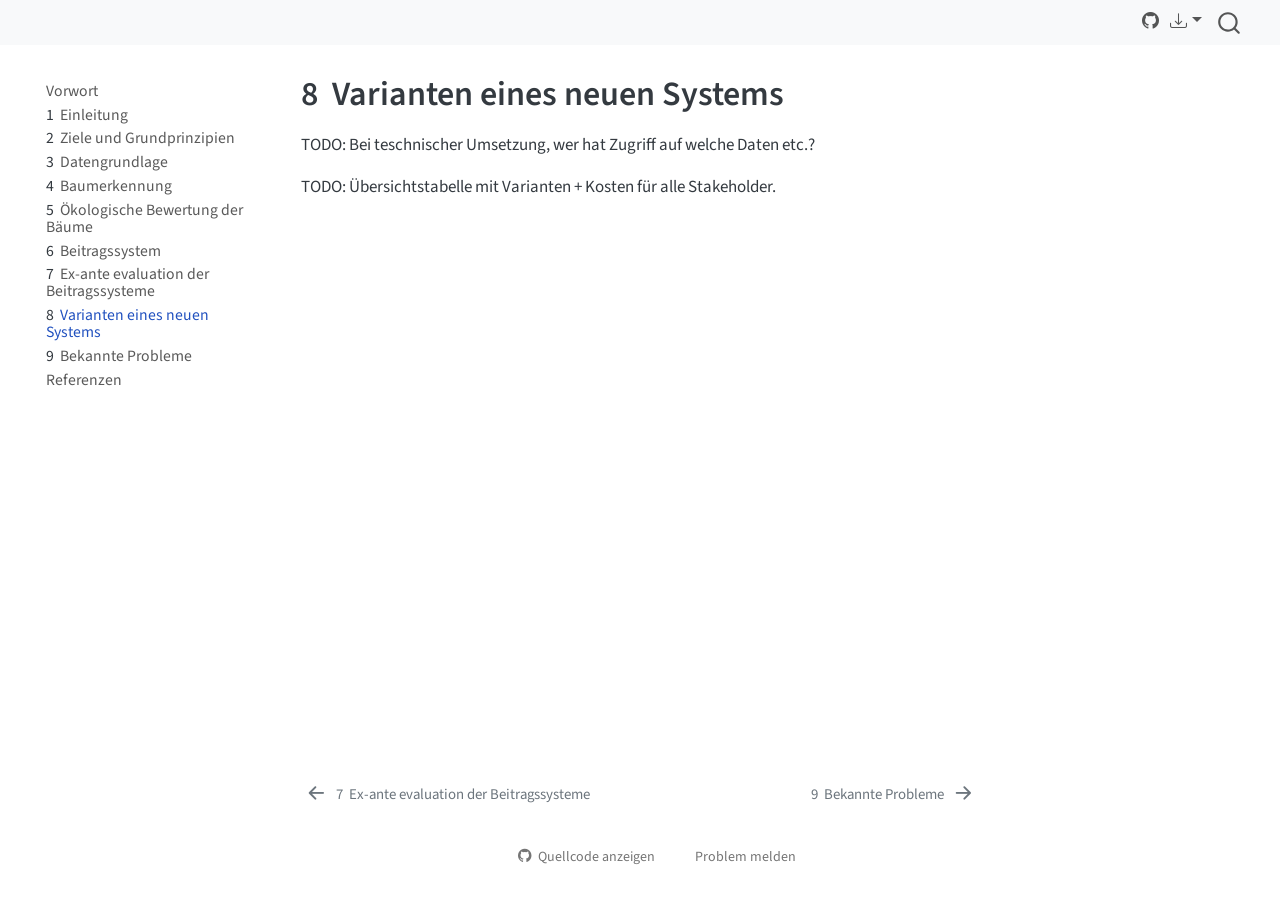
<file: variants.html>
<!DOCTYPE html>
<html xmlns="http://www.w3.org/1999/xhtml" lang="de-CH" xml:lang="de-CH"><head>

<meta charset="utf-8">
<meta name="generator" content="quarto-1.11.9">

<meta name="viewport" content="width=device-width, initial-scale=1.0, user-scalable=yes">


<title>8&nbsp; Varianten eines neuen Systems – Boschettissimo</title>
<style>
/* Default styles provided by pandoc.
** See https://pandoc.org/MANUAL.html#variables-for-html for config info.
*/
span.smallcaps{font-variant: small-caps;}
div.columns{display: flex; gap: 1.5em;}
div.column{flex: auto;}
@media screen {
div.columns{gap: min(4vw, 1.5em);}
div.column{overflow-x: auto;}
}
div.hanging-indent{margin-left: 1.5em; text-indent: -1.5em;}
ul.task-list{list-style: none;}
ul.task-list li input[type="checkbox"] {
  width: 0.8em;
  margin: 0 0.8em 0.2em -1em; /* quarto-specific, see https://github.com/quarto-dev/quarto-cli/issues/4556 */ 
  vertical-align: middle;
}
</style>


<script src="site_libs/quarto-nav/quarto-nav.js"></script>
<script src="site_libs/quarto-nav/headroom.min.js"></script>
<script src="site_libs/clipboard/clipboard.min.js"></script>
<script src="site_libs/quarto-search/autocomplete.umd.js"></script>
<script src="site_libs/quarto-search/fuse.min.js"></script>
<script src="site_libs/quarto-search/quarto-search.js"></script>
<meta name="quarto:offset" content="./">
<link href="./limitations.html" rel="next">
<link href="./ex_ante_analysis.html" rel="prev">
<script src="site_libs/quarto-html/quarto.js" type="module"></script>
<script src="site_libs/quarto-html/tabsets/tabsets.js" type="module"></script>
<script src="site_libs/quarto-html/scrollable-regions/scrollable-regions.js" type="module"></script>
<script src="site_libs/quarto-html/popper.min.js"></script>
<script src="site_libs/quarto-html/tippy.umd.min.js"></script>
<script src="site_libs/quarto-html/anchor.min.js"></script>
<link href="site_libs/quarto-html/tippy.css" rel="stylesheet">
<link href="site_libs/quarto-html/quarto-syntax-highlighting-63b5708e65d6cd79cd7618c58d0c21e7.css" rel="stylesheet" id="quarto-text-highlighting-styles">
<script src="site_libs/bootstrap/bootstrap.min.js"></script>
<link href="site_libs/bootstrap/bootstrap-icons.css" rel="stylesheet">
<link href="site_libs/bootstrap/bootstrap-6a629bff3a0aec5539adec26986c1e98.min.css" rel="stylesheet" append-hash="true" id="quarto-bootstrap" data-mode="light">
<script id="quarto-search-options" type="application/json">{
  "location": "navbar",
  "copy-button": false,
  "collapse-after": 3,
  "panel-placement": "end",
  "type": "overlay",
  "limit": 50,
  "keyboard-shortcut": [
    "f",
    "/",
    "s"
  ],
  "show-item-context": false,
  "language": {
    "search-no-results-text": "Keine Treffer",
    "search-matching-documents-text": "Treffer",
    "search-copy-link-title": "Link in die Suche kopieren",
    "search-hide-matches-text": "Zusätzliche Treffer verbergen",
    "search-more-match-text": "weitere Treffer in diesem Dokument",
    "search-more-matches-text": "weitere Treffer in diesem Dokument",
    "search-clear-button-title": "Zurücksetzen",
    "search-text-placeholder": "",
    "search-detached-cancel-button-title": "Abbrechen",
    "search-submit-button-title": "Abschicken",
    "search-label": "Suchen"
  }
}</script>


</head>

<body class="nav-sidebar floating nav-fixed quarto-light"><a id="quarto-skip-link" class="visually-hidden-focusable" href="#quarto-document-content">Zum Hauptinhalt springen</a>

<div id="quarto-search-results"></div>
  <header id="quarto-header" class="headroom fixed-top">
    <nav class="navbar navbar-expand-lg " data-bs-theme="dark" aria-label="Website">
      <div class="navbar-container container-fluid">
        <div class="quarto-navbar-tools tools-end">
    <a href="https://github.com/blw-ofag-ufag/boschettissimo/tree/main/docs/" title="Quellcode" class="quarto-navigation-tool px-1" aria-label="Quellcode"><i class="bi bi-github"></i></a>
    <div class="dropdown">
      <a href="" title="Download" id="quarto-navigation-tool-dropdown-0" class="quarto-navigation-tool dropdown-toggle px-1" data-bs-toggle="dropdown" aria-expanded="false" role="link" aria-label="Download"><i class="bi bi-download"></i></a>
      <ul class="dropdown-menu dropdown-menu-end" aria-labelledby="quarto-navigation-tool-dropdown-0">
          <li>
            <a class="dropdown-item quarto-navbar-tools-item" href="./Boschettissimo.pdf">
              <i class="bi bi-file-pdf pe-1"></i>
            Download PDF
            </a>
          </li>
          <li>
            <a class="dropdown-item quarto-navbar-tools-item" href="./Boschettissimo.docx">
              <i class="bi bi-file-word pe-1"></i>
            Download Docx
            </a>
          </li>
      </ul>
    </div>
</div>
          <div id="quarto-search" class="" title="Suchen"></div>
      </div> <!-- /container-fluid -->
    </nav>
  <nav class="quarto-secondary-nav" aria-label="Symbolleiste">
    <div class="container-fluid d-flex">
      <button type="button" class="quarto-btn-toggle btn" data-bs-toggle="collapse" role="button" data-bs-target=".quarto-sidebar-collapse-item" aria-controls="quarto-sidebar" aria-expanded="false" aria-label="Seitenleiste umschalten" onclick="if (window.quartoToggleHeadroom) { window.quartoToggleHeadroom(); }">
        <i class="bi bi-layout-text-sidebar-reverse"></i>
      </button>
        <nav class="quarto-page-breadcrumbs" aria-label="Pfad"><ol class="breadcrumb"><li class="breadcrumb-item"><a href="./variants.html"><span class="chapter-number">8</span>&nbsp; <span class="chapter-title">Varianten eines neuen Systems</span></a></li></ol></nav>
        <a class="flex-grow-1" data-bs-toggle="collapse" data-bs-target=".quarto-sidebar-collapse-item" onclick="if (window.quartoToggleHeadroom) { window.quartoToggleHeadroom(); }">      
        </a>
    </div>
  </nav>
</header>
<!-- content -->
<div id="quarto-content" class="quarto-container page-columns page-rows-contents page-layout-article page-navbar">
<!-- sidebar -->
  <nav id="quarto-sidebar" class="sidebar collapse collapse-horizontal quarto-sidebar-collapse-item sidebar-navigation floating overflow-auto" aria-label="Bereich">
    <div class="sidebar-menu-container"> 
    <ul class="list-unstyled mt-1">
        <li class="sidebar-item">
  <div class="sidebar-item-container"> 
  <a href="./index.html" class="sidebar-item-text sidebar-link">
 <span class="menu-text">Vorwort</span></a>
  </div>
</li>
        <li class="sidebar-item">
  <div class="sidebar-item-container"> 
  <a href="./intro.html" class="sidebar-item-text sidebar-link">
 <span class="menu-text"><span class="chapter-number">1</span>&nbsp; <span class="chapter-title">Einleitung</span></span></a>
  </div>
</li>
        <li class="sidebar-item">
  <div class="sidebar-item-container"> 
  <a href="./aim.html" class="sidebar-item-text sidebar-link">
 <span class="menu-text"><span class="chapter-number">2</span>&nbsp; <span class="chapter-title">Ziele und Grundprinzipien</span></span></a>
  </div>
</li>
        <li class="sidebar-item">
  <div class="sidebar-item-container"> 
  <a href="./data.html" class="sidebar-item-text sidebar-link">
 <span class="menu-text"><span class="chapter-number">3</span>&nbsp; <span class="chapter-title">Datengrundlage</span></span></a>
  </div>
</li>
        <li class="sidebar-item">
  <div class="sidebar-item-container"> 
  <a href="./detection.html" class="sidebar-item-text sidebar-link">
 <span class="menu-text"><span class="chapter-number">4</span>&nbsp; <span class="chapter-title">Baumerkennung</span></span></a>
  </div>
</li>
        <li class="sidebar-item">
  <div class="sidebar-item-container"> 
  <a href="./evaluation.html" class="sidebar-item-text sidebar-link">
 <span class="menu-text"><span class="chapter-number">5</span>&nbsp; <span class="chapter-title">Ökologische Bewertung der Bäume</span></span></a>
  </div>
</li>
        <li class="sidebar-item">
  <div class="sidebar-item-container"> 
  <a href="./contribution_system.html" class="sidebar-item-text sidebar-link">
 <span class="menu-text"><span class="chapter-number">6</span>&nbsp; <span class="chapter-title">Beitragssystem</span></span></a>
  </div>
</li>
        <li class="sidebar-item">
  <div class="sidebar-item-container"> 
  <a href="./ex_ante_analysis.html" class="sidebar-item-text sidebar-link">
 <span class="menu-text"><span class="chapter-number">7</span>&nbsp; <span class="chapter-title">Ex-ante evaluation der Beitragssysteme</span></span></a>
  </div>
</li>
        <li class="sidebar-item">
  <div class="sidebar-item-container"> 
  <a href="./variants.html" class="sidebar-item-text sidebar-link active">
 <span class="menu-text"><span class="chapter-number">8</span>&nbsp; <span class="chapter-title">Varianten eines neuen Systems</span></span></a>
  </div>
</li>
        <li class="sidebar-item">
  <div class="sidebar-item-container"> 
  <a href="./limitations.html" class="sidebar-item-text sidebar-link">
 <span class="menu-text"><span class="chapter-number">9</span>&nbsp; <span class="chapter-title">Bekannte Probleme</span></span></a>
  </div>
</li>
        <li class="sidebar-item">
  <div class="sidebar-item-container"> 
  <a href="./references.html" class="sidebar-item-text sidebar-link">
 <span class="menu-text">Referenzen</span></a>
  </div>
</li>
    </ul>
    </div>
</nav>
<div id="quarto-sidebar-glass" class="quarto-sidebar-collapse-item" data-bs-toggle="collapse" data-bs-target=".quarto-sidebar-collapse-item"></div>
<!-- margin-sidebar -->
    <div id="quarto-margin-sidebar" class="sidebar margin-sidebar zindex-bottom">
        
    </div>
<!-- main -->
<main class="content" id="quarto-document-content" tabindex="-1">

<header id="title-block-header" class="quarto-title-block default">
<div class="quarto-title">
<h1 class="title"><span class="chapter-number">8</span>&nbsp; <span class="chapter-title">Varianten eines neuen Systems</span></h1>
</div>



<div class="quarto-title-meta">

    
  
    
  </div>
  


</header>


<p>TODO: Bei teschnischer Umsetzung, wer hat Zugriff auf welche Daten etc.?</p>
<p>TODO: Übersichtstabelle mit Varianten + Kosten für alle Stakeholder.</p>



</main> <!-- /main -->
<script id="quarto-html-after-body" type="application/javascript">
  window.document.addEventListener("DOMContentLoaded", function (event) {
    const icon = "";
    const anchorJS = new window.AnchorJS();
    anchorJS.options = {
      placement: 'right',
      icon: icon
    };
    anchorJS.add('.anchored');
    const isCodeAnnotation = (el) => {
      for (const clz of el.classList) {
        if (clz.startsWith('code-annotation-')) {                     
          return true;
        }
      }
      return false;
    }
    const onCopySuccess = function(e) {
      // button target
      const button = e.trigger;
      // don't keep focus
      button.blur();
      // flash "checked"
      button.classList.add('code-copy-button-checked');
      var currentTitle = button.getAttribute("title");
      button.setAttribute("title", "Kopiert");
      let tooltip;
      if (window.bootstrap) {
        button.setAttribute("data-bs-toggle", "tooltip");
        button.setAttribute("data-bs-placement", "left");
        button.setAttribute("data-bs-title", "Kopiert");
        tooltip = new bootstrap.Tooltip(button, 
          { trigger: "manual", 
            customClass: "code-copy-button-tooltip",
            offset: [0, -8]});
        tooltip.show();    
      }
      setTimeout(function() {
        if (tooltip) {
          tooltip.hide();
          button.removeAttribute("data-bs-title");
          button.removeAttribute("data-bs-toggle");
          button.removeAttribute("data-bs-placement");
        }
        button.setAttribute("title", currentTitle);
        button.classList.remove('code-copy-button-checked');
      }, 1000);
      // clear code selection
      e.clearSelection();
    }
    const getTextToCopy = function(trigger) {
      const outerScaffold = trigger.parentElement.cloneNode(true);
      const codeEl = outerScaffold.querySelector('code');
      for (const childEl of codeEl.children) {
        if (isCodeAnnotation(childEl)) {
          childEl.remove();
        }
      }
      return codeEl.innerText;
    }
    const clipboard = new window.ClipboardJS('.code-copy-button:not([data-in-quarto-modal])', {
      text: getTextToCopy
    });
    clipboard.on('success', onCopySuccess);
    if (window.document.getElementById('quarto-embedded-source-code-modal')) {
      const clipboardModal = new window.ClipboardJS('.code-copy-button[data-in-quarto-modal]', {
        text: getTextToCopy,
        container: window.document.getElementById('quarto-embedded-source-code-modal')
      });
      clipboardModal.on('success', onCopySuccess);
    }
      var localhostRegex = new RegExp(/^(?:http|https):\/\/localhost\:?[0-9]*\//);
      var mailtoRegex = new RegExp(/^mailto:/);
        var filterRegex = new RegExp('/' + window.location.host + '/');
      var isInternal = (href) => {
          return filterRegex.test(href) || localhostRegex.test(href) || mailtoRegex.test(href);
      }
      // Inspect non-navigation links and adorn them if external
      window.quartoDecorateExternalLinks = function (root) {
     var links = (root || window.document).querySelectorAll('a[href]:not(.nav-link):not(.navbar-brand):not(.toc-action):not(.sidebar-link):not(.sidebar-item-toggle):not(.pagination-link):not(.no-external):not([aria-hidden]):not(.dropdown-item):not(.quarto-navigation-tool):not(.about-link)');
      for (var i=0; i<links.length; i++) {
        const link = links[i];
        if (!isInternal(link.href)) {
          // undo the damage that might have been done by quarto-nav.js in the case of
          // links that we want to consider external
          if (link.dataset.originalHref !== undefined) {
            link.href = link.dataset.originalHref;
          }
          if (!link.classList.contains('no-external-icon')) {
          }
        }
      }
      };
      window.quartoDecorateExternalLinks(window.document);
    // Esc closes the popup (WCAG 1.4.13) and focus leaving both trigger and
    // popup closes it (WCAG 2.4.11); tippy handles neither for interactive popups.
    const hideOnEscAndFocusOut = {
      name: 'hideOnEscAndFocusOut',
      defaultValue: true,
      fn(instance) {
        const dismiss = () => {
          // A show scheduled by the trigger delay would otherwise reopen it
          instance.clearDelayTimeouts();
          instance.hide();
        };
        const onKeyDown = (event) => {
          if (event.key !== 'Escape') {
            return;
          }
          // Keep Esc from also reaching page handlers (e.g. reveal.js overview),
          // except an open reveal.js slide menu, which Esc should close too.
          // The menu handles keys only when its keyboard option is on.
          const menuHandlesEsc = window.Reveal?.getPlugin?.('menu')?.isOpen() &&
            window.Reveal.getConfig().menu?.keyboard !== false;
          if (!menuHandlesEsc) {
            event.stopPropagation();
          }
          if (instance.popper.contains(window.document.activeElement)) {
            // Disabled while refocusing so the focus trigger does not reopen it
            instance.disable();
            instance.reference.focus();
            instance.enable();
          }
          dismiss();
        };
        const onFocusOut = (event) => {
          const target = event.relatedTarget;
          if (target && !instance.reference.contains(target) &&
              !instance.popper.contains(target)) {
            dismiss();
          }
        };
        // On the trigger too: a click trigger (code-annotations: select) has no
        // blur handling. Attached for the instance's lifetime so leaving the
        // trigger also cancels a show still pending on the trigger delay.
        instance.reference.addEventListener('focusout', onFocusOut);
        return {
          onShow() {
            window.document.addEventListener('keydown', onKeyDown, true);
            instance.popper.addEventListener('focusout', onFocusOut);
          },
          onHide() {
            window.document.removeEventListener('keydown', onKeyDown, true);
            instance.popper.removeEventListener('focusout', onFocusOut);
          },
          onDestroy() {
            instance.reference.removeEventListener('focusout', onFocusOut);
          },
        };
      },
    };
    function tippyHover(el, contentFn, onTriggerFn, onUntriggerFn) {
      const config = {
        allowHTML: true,
        maxWidth: 500,
        delay: 100,
        arrow: false,
        appendTo: function(el) {
            return el.parentElement;
        },
        interactive: true,
        interactiveBorder: 10,
        theme: 'quarto',
        placement: 'bottom-start',
        plugins: [hideOnEscAndFocusOut],
      };
      if (contentFn) {
        config.content = contentFn;
      }
      if (onTriggerFn) {
        config.onTrigger = onTriggerFn;
      }
      if (onUntriggerFn) {
        config.onUntrigger = onUntriggerFn;
      }
      window.tippy(el, config); 
    }
    const noterefs = window.document.querySelectorAll('a[role="doc-noteref"]');
    for (var i=0; i<noterefs.length; i++) {
      const ref = noterefs[i];
      tippyHover(ref, function() {
        // use id or data attribute instead here
        let href = ref.getAttribute('data-footnote-href') || ref.getAttribute('href');
        try { href = new URL(href).hash; } catch {}
        const id = href.replace(/^#\/?/, "");
        const note = window.document.getElementById(id);
        if (note) {
          return note.innerHTML;
        } else {
          return "";
        }
      });
    }
    const xrefs = window.document.querySelectorAll('a.quarto-xref');
    const processXRef = (id, note) => {
      // Strip column container classes
      const stripColumnClz = (el) => {
        el.classList.remove("page-full", "page-columns");
        if (el.children) {
          for (const child of el.children) {
            stripColumnClz(child);
          }
        }
      }
      stripColumnClz(note)
      if (id === null || id.startsWith('sec-')) {
        // Special case sections, only their first couple elements
        const container = document.createElement("div");
        if (note.children && note.children.length > 2) {
          container.appendChild(note.children[0].cloneNode(true));
          for (let i = 1; i < note.children.length; i++) {
            const child = note.children[i];
            if (child.tagName === "P" && child.innerText === "") {
              continue;
            } else {
              container.appendChild(child.cloneNode(true));
              break;
            }
          }
          if (window.Quarto?.typesetMath) {
            window.Quarto.typesetMath(container);
          }
          return container.innerHTML
        } else {
          if (window.Quarto?.typesetMath) {
            window.Quarto.typesetMath(note);
          }
          return note.innerHTML;
        }
      } else {
        // Remove any anchor links if they are present
        const anchorLink = note.querySelector('a.anchorjs-link');
        if (anchorLink) {
          anchorLink.remove();
        }
        if (window.Quarto?.typesetMath) {
          window.Quarto.typesetMath(note);
        }
        if (note.classList.contains("callout")) {
          return note.outerHTML;
        } else {
          return note.innerHTML;
        }
      }
    }
    for (var i=0; i<xrefs.length; i++) {
      const xref = xrefs[i];
      tippyHover(xref, undefined, function(instance) {
        instance.disable();
        let url = xref.getAttribute('href');
        let hash = undefined; 
        if (url.startsWith('#')) {
          hash = url;
        } else {
          try { hash = new URL(url).hash; } catch {}
        }
        if (hash) {
          const id = hash.replace(/^#\/?/, "");
          const note = window.document.getElementById(id);
          if (note !== null) {
            try {
              const html = processXRef(id, note.cloneNode(true));
              instance.setContent(html);
            } finally {
              instance.enable();
              instance.show();
            }
          } else {
            // See if we can fetch this
            fetch(url.split('#')[0])
            .then(res => res.text())
            .then(html => {
              const parser = new DOMParser();
              const htmlDoc = parser.parseFromString(html, "text/html");
              const note = htmlDoc.getElementById(id);
              if (note !== null) {
                const html = processXRef(id, note);
                instance.setContent(html);
              } 
            }).finally(() => {
              instance.enable();
              instance.show();
            });
          }
        } else {
          // See if we can fetch a full url (with no hash to target)
          // This is a special case and we should probably do some content thinning / targeting
          fetch(url)
          .then(res => res.text())
          .then(html => {
            const parser = new DOMParser();
            const htmlDoc = parser.parseFromString(html, "text/html");
            const note = htmlDoc.querySelector('main.content');
            if (note !== null) {
              // This should only happen for chapter cross references
              // (since there is no id in the URL)
              // remove the first header
              if (note.children.length > 0 && note.children[0].tagName === "HEADER") {
                note.children[0].remove();
              }
              const html = processXRef(null, note);
              instance.setContent(html);
            } 
          }).finally(() => {
            instance.enable();
            instance.show();
          });
        }
      }, function(instance) {
      });
    }
        let selectedAnnoteEl;
        const selectorForAnnotation = ( cell, annotation) => {
          let cellAttr = 'data-code-cell="' + cell + '"';
          let lineAttr = 'data-code-annotation="' +  annotation + '"';
          const selector = 'span[' + cellAttr + '][' + lineAttr + ']';
          return selector;
        }
        const selectCodeLines = (annoteEl) => {
          const doc = window.document;
          const targetCell = annoteEl.getAttribute("data-target-cell");
          const targetAnnotation = annoteEl.getAttribute("data-target-annotation");
          const annoteSpan = window.document.querySelector(selectorForAnnotation(targetCell, targetAnnotation));
          const lines = annoteSpan.getAttribute("data-code-lines").split(",");
          const lineIds = lines.map((line) => {
            return targetCell + "-" + line;
          })
          // Each band is positioned against its own containing block, which is
          // not the offsetParent of the lines, so place it from client rects.
          const placeBand = (band, firstEl, lastEl, codeBlock) => {
            const container = band.offsetParent;
            if (container === null) {
              return;
            }
            const containerRect = container.getBoundingClientRect();
            // Reveal.js scales slides with a transform, so convert client
            // pixels back to the CSS pixels of the container.
            const scale = containerRect.height / container.offsetHeight || 1;
            const firstRect = firstEl.getBoundingClientRect();
            const lastRect = lastEl.getBoundingClientRect();
            const top = (firstRect.top - containerRect.top) / scale - container.clientTop + container.scrollTop;
            const height = (lastRect.bottom - firstRect.top) / scale;
            band.style.top = top - 2 + "px";
            band.style.height = height + 4 + "px";
            if (codeBlock) {
              // Without the copy button wrapper, the containing block is wider
              // than the code block, so span the code block explicitly.
              const blockRect = codeBlock.getBoundingClientRect();
              band.style.left = (blockRect.left - containerRect.left) / scale - container.clientLeft + container.scrollLeft + "px";
              band.style.width = blockRect.width / scale + "px";
            }
          };
          if (lineIds.length > 0) {
            const el = window.document.getElementById(lineIds[0]);
            const lastEl = window.document.getElementById(lineIds[lineIds.length - 1]);
            const parent = el.parentElement.parentElement;
            // cook up a div (if necessary) and position it
            let div = window.document.getElementById("code-annotation-line-highlight");
            if (div === null) {
              div = window.document.createElement("div");
              div.setAttribute("id", "code-annotation-line-highlight");
              div.style.position = 'absolute';
              parent.appendChild(div);
            }
            placeBand(div, el, lastEl, parent.closest("div.sourceCode") || parent);
            let gutterDiv = window.document.getElementById("code-annotation-line-highlight-gutter");
            if (gutterDiv === null) {
              gutterDiv = window.document.createElement("div");
              gutterDiv.setAttribute("id", "code-annotation-line-highlight-gutter");
              gutterDiv.style.position = 'absolute';
              const codeCell = window.document.getElementById(targetCell);
              const gutter = codeCell.querySelector('.code-annotation-gutter');
              gutter.appendChild(gutterDiv);
            }
            placeBand(gutterDiv, el, lastEl);
            selectedAnnoteEl = annoteEl;
          }
        };
        const unselectCodeLines = () => {
          const elementsIds = ["code-annotation-line-highlight", "code-annotation-line-highlight-gutter"];
          elementsIds.forEach((elId) => {
            const div = window.document.getElementById(elId);
            if (div) {
              div.remove();
            }
          });
          selectedAnnoteEl = undefined;
        };
          // Handle positioning of the toggle
      window.addEventListener(
        "resize",
        throttle(() => {
          elRect = undefined;
          if (selectedAnnoteEl) {
            selectCodeLines(selectedAnnoteEl);
          }
        }, 10)
      );
      function throttle(fn, ms) {
      let throttle = false;
      let timer;
        return (...args) => {
          if(!throttle) { // first call gets through
              fn.apply(this, args);
              throttle = true;
          } else { // all the others get throttled
              if(timer) clearTimeout(timer); // cancel #2
              timer = setTimeout(() => {
                fn.apply(this, args);
                timer = throttle = false;
              }, ms);
          }
        };
      }
        // Attach click handler to the DT
        const annoteDls = window.document.querySelectorAll('dt[data-target-cell]');
        for (const annoteDlNode of annoteDls) {
          annoteDlNode.addEventListener('click', (event) => {
            const clickedEl = event.target;
            if (clickedEl !== selectedAnnoteEl) {
              unselectCodeLines();
              const activeEl = window.document.querySelector('dt[data-target-cell].code-annotation-active');
              if (activeEl) {
                activeEl.classList.remove('code-annotation-active');
              }
              selectCodeLines(clickedEl);
              clickedEl.classList.add('code-annotation-active');
            } else {
              // Unselect the line
              unselectCodeLines();
              clickedEl.classList.remove('code-annotation-active');
            }
          });
        }
    const findCites = (el) => {
      const parentEl = el.parentElement;
      if (parentEl) {
        const cites = parentEl.dataset.cites;
        if (cites) {
          return {
            el,
            cites: cites.split(' ')
          };
        } else {
          return findCites(el.parentElement)
        }
      } else {
        return undefined;
      }
    };
    var bibliorefs = window.document.querySelectorAll('a[role="doc-biblioref"]');
    for (var i=0; i<bibliorefs.length; i++) {
      const ref = bibliorefs[i];
      const citeInfo = findCites(ref);
      if (citeInfo) {
        tippyHover(citeInfo.el, function() {
          var popup = window.document.createElement('div');
          citeInfo.cites.forEach(function(cite) {
            var citeDiv = window.document.createElement('div');
            citeDiv.classList.add('hanging-indent');
            citeDiv.classList.add('csl-entry');
            var biblioDiv = window.document.getElementById('ref-' + cite);
            if (biblioDiv) {
              citeDiv.innerHTML = biblioDiv.innerHTML;
            }
            popup.appendChild(citeDiv);
          });
          return popup.innerHTML;
        });
      }
    }
  });
  </script>
  <script type="application/javascript">
  window.quartoScrollableRegionsLabels = {"code":"Scrollbarer Code","output":"Scrollbare Ausgabe"};
  </script>
<nav class="page-navigation" aria-label="Seite">
  <div class="nav-page nav-page-previous">
      <a href="./ex_ante_analysis.html" class="pagination-link" aria-label="Ex-ante evaluation der Beitragssysteme">
        <i class="bi bi-arrow-left-short"></i> <span class="nav-page-text"><span class="chapter-number">7</span>&nbsp; <span class="chapter-title">Ex-ante evaluation der Beitragssysteme</span></span>
      </a>          
  </div>
  <div class="nav-page nav-page-next">
      <a href="./limitations.html" class="pagination-link" aria-label="Bekannte Probleme">
        <span class="nav-page-text"><span class="chapter-number">9</span>&nbsp; <span class="chapter-title">Bekannte Probleme</span></span> <i class="bi bi-arrow-right-short"></i>
      </a>
  </div>
</nav>
</div> <!-- /content -->




<footer class="footer"><div class="nav-footer"><div class="nav-footer-center"><div class="toc-actions"><ul><li><a href="https://github.com/blw-ofag-ufag/boschettissimo/blob/main/docs/variants.qmd" class="toc-action"><i class="bi bi-github"></i>Quellcode anzeigen</a></li><li><a href="https://github.com/blw-ofag-ufag/boschettissimo/issues/new" class="toc-action"><i class="bi empty"></i>Problem melden</a></li></ul></div></div></div></footer></body></html>
</file>
<file: site_libs/quarto-html/tippy.css>
.tippy-box[data-animation=fade][data-state=hidden]{opacity:0}[data-tippy-root]{max-width:calc(100vw - 10px)}.tippy-box{position:relative;background-color:#333;color:#fff;border-radius:4px;font-size:14px;line-height:1.4;white-space:normal;outline:0;transition-property:transform,visibility,opacity}.tippy-box[data-placement^=top]>.tippy-arrow{bottom:0}.tippy-box[data-placement^=top]>.tippy-arrow:before{bottom:-7px;left:0;border-width:8px 8px 0;border-top-color:initial;transform-origin:center top}.tippy-box[data-placement^=bottom]>.tippy-arrow{top:0}.tippy-box[data-placement^=bottom]>.tippy-arrow:before{top:-7px;left:0;border-width:0 8px 8px;border-bottom-color:initial;transform-origin:center bottom}.tippy-box[data-placement^=left]>.tippy-arrow{right:0}.tippy-box[data-placement^=left]>.tippy-arrow:before{border-width:8px 0 8px 8px;border-left-color:initial;right:-7px;transform-origin:center left}.tippy-box[data-placement^=right]>.tippy-arrow{left:0}.tippy-box[data-placement^=right]>.tippy-arrow:before{left:-7px;border-width:8px 8px 8px 0;border-right-color:initial;transform-origin:center right}.tippy-box[data-inertia][data-state=visible]{transition-timing-function:cubic-bezier(.54,1.5,.38,1.11)}.tippy-arrow{width:16px;height:16px;color:#333}.tippy-arrow:before{content:"";position:absolute;border-color:transparent;border-style:solid}.tippy-content{position:relative;padding:5px 9px;z-index:1}
</file>
<file: site_libs/quarto-html/quarto-syntax-highlighting-63b5708e65d6cd79cd7618c58d0c21e7.css>
/* quarto syntax highlight colors */
:root {
  --quarto-hl-ot-color: #003B4F;
  --quarto-hl-at-color: #657422;
  --quarto-hl-ss-color: #20794D;
  --quarto-hl-an-color: #5E5E5E;
  --quarto-hl-fu-color: #4758AB;
  --quarto-hl-st-color: #20794D;
  --quarto-hl-cf-color: #003B4F;
  --quarto-hl-op-color: #5E5E5E;
  --quarto-hl-er-color: #AD0000;
  --quarto-hl-bn-color: #AD0000;
  --quarto-hl-al-color: #AD0000;
  --quarto-hl-va-color: #111111;
  --quarto-hl-bu-color: inherit;
  --quarto-hl-ex-color: inherit;
  --quarto-hl-pp-color: #AD0000;
  --quarto-hl-in-color: #5E5E5E;
  --quarto-hl-vs-color: #20794D;
  --quarto-hl-wa-color: #5E5E5E;
  --quarto-hl-do-color: #5E5E5E;
  --quarto-hl-im-color: #00769E;
  --quarto-hl-ch-color: #20794D;
  --quarto-hl-dt-color: #AD0000;
  --quarto-hl-fl-color: #AD0000;
  --quarto-hl-co-color: #5E5E5E;
  --quarto-hl-cv-color: #5E5E5E;
  --quarto-hl-cn-color: #8f5902;
  --quarto-hl-sc-color: #5E5E5E;
  --quarto-hl-dv-color: #AD0000;
  --quarto-hl-kw-color: #003B4F;
}

/* other quarto variables */
:root {
  --quarto-font-monospace: SFMono-Regular, Menlo, Monaco, Consolas, "Liberation Mono", "Courier New", monospace;
}

/* syntax highlight based on Pandoc's rules */
pre > code.sourceCode > span {
  color: #003B4F;
}

code.sourceCode > span {
  color: #003B4F;
}

div.sourceCode,
div.sourceCode pre.sourceCode {
  color: #003B4F;
}

/* Normal */
code span {
  color: #003B4F;
}

/* Alert */
code span.al {
  color: #AD0000;
  font-style: inherit;
}

/* Annotation */
code span.an {
  color: #5E5E5E;
  font-style: inherit;
}

/* Attribute */
code span.at {
  color: #657422;
  font-style: inherit;
}

/* BaseN */
code span.bn {
  color: #AD0000;
  font-style: inherit;
}

/* BuiltIn */
code span.bu {
  font-style: inherit;
}

/* ControlFlow */
code span.cf {
  color: #003B4F;
  font-weight: bold;
  font-style: inherit;
}

/* Char */
code span.ch {
  color: #20794D;
  font-style: inherit;
}

/* Constant */
code span.cn {
  color: #8f5902;
  font-style: inherit;
}

/* Comment */
code span.co {
  color: #5E5E5E;
  font-style: inherit;
}

/* CommentVar */
code span.cv {
  color: #5E5E5E;
  font-style: italic;
}

/* Documentation */
code span.do {
  color: #5E5E5E;
  font-style: italic;
}

/* DataType */
code span.dt {
  color: #AD0000;
  font-style: inherit;
}

/* DecVal */
code span.dv {
  color: #AD0000;
  font-style: inherit;
}

/* Error */
code span.er {
  color: #AD0000;
  font-style: inherit;
}

/* Extension */
code span.ex {
  font-style: inherit;
}

/* Float */
code span.fl {
  color: #AD0000;
  font-style: inherit;
}

/* Function */
code span.fu {
  color: #4758AB;
  font-style: inherit;
}

/* Import */
code span.im {
  color: #00769E;
  font-style: inherit;
}

/* Information */
code span.in {
  color: #5E5E5E;
  font-style: inherit;
}

/* Keyword */
code span.kw {
  color: #003B4F;
  font-weight: bold;
  font-style: inherit;
}

/* Operator */
code span.op {
  color: #5E5E5E;
  font-style: inherit;
}

/* Other */
code span.ot {
  color: #003B4F;
  font-style: inherit;
}

/* Preprocessor */
code span.pp {
  color: #AD0000;
  font-style: inherit;
}

/* SpecialChar */
code span.sc {
  color: #5E5E5E;
  font-style: inherit;
}

/* SpecialString */
code span.ss {
  color: #20794D;
  font-style: inherit;
}

/* String */
code span.st {
  color: #20794D;
  font-style: inherit;
}

/* Variable */
code span.va {
  color: #111111;
  font-style: inherit;
}

/* VerbatimString */
code span.vs {
  color: #20794D;
  font-style: inherit;
}

/* Warning */
code span.wa {
  color: #5E5E5E;
  font-style: italic;
}

.prevent-inlining {
  content: "</";
}

/*# sourceMappingURL=054cc16b9e9817627be6994582d2ffb5.css.map */
</file>
